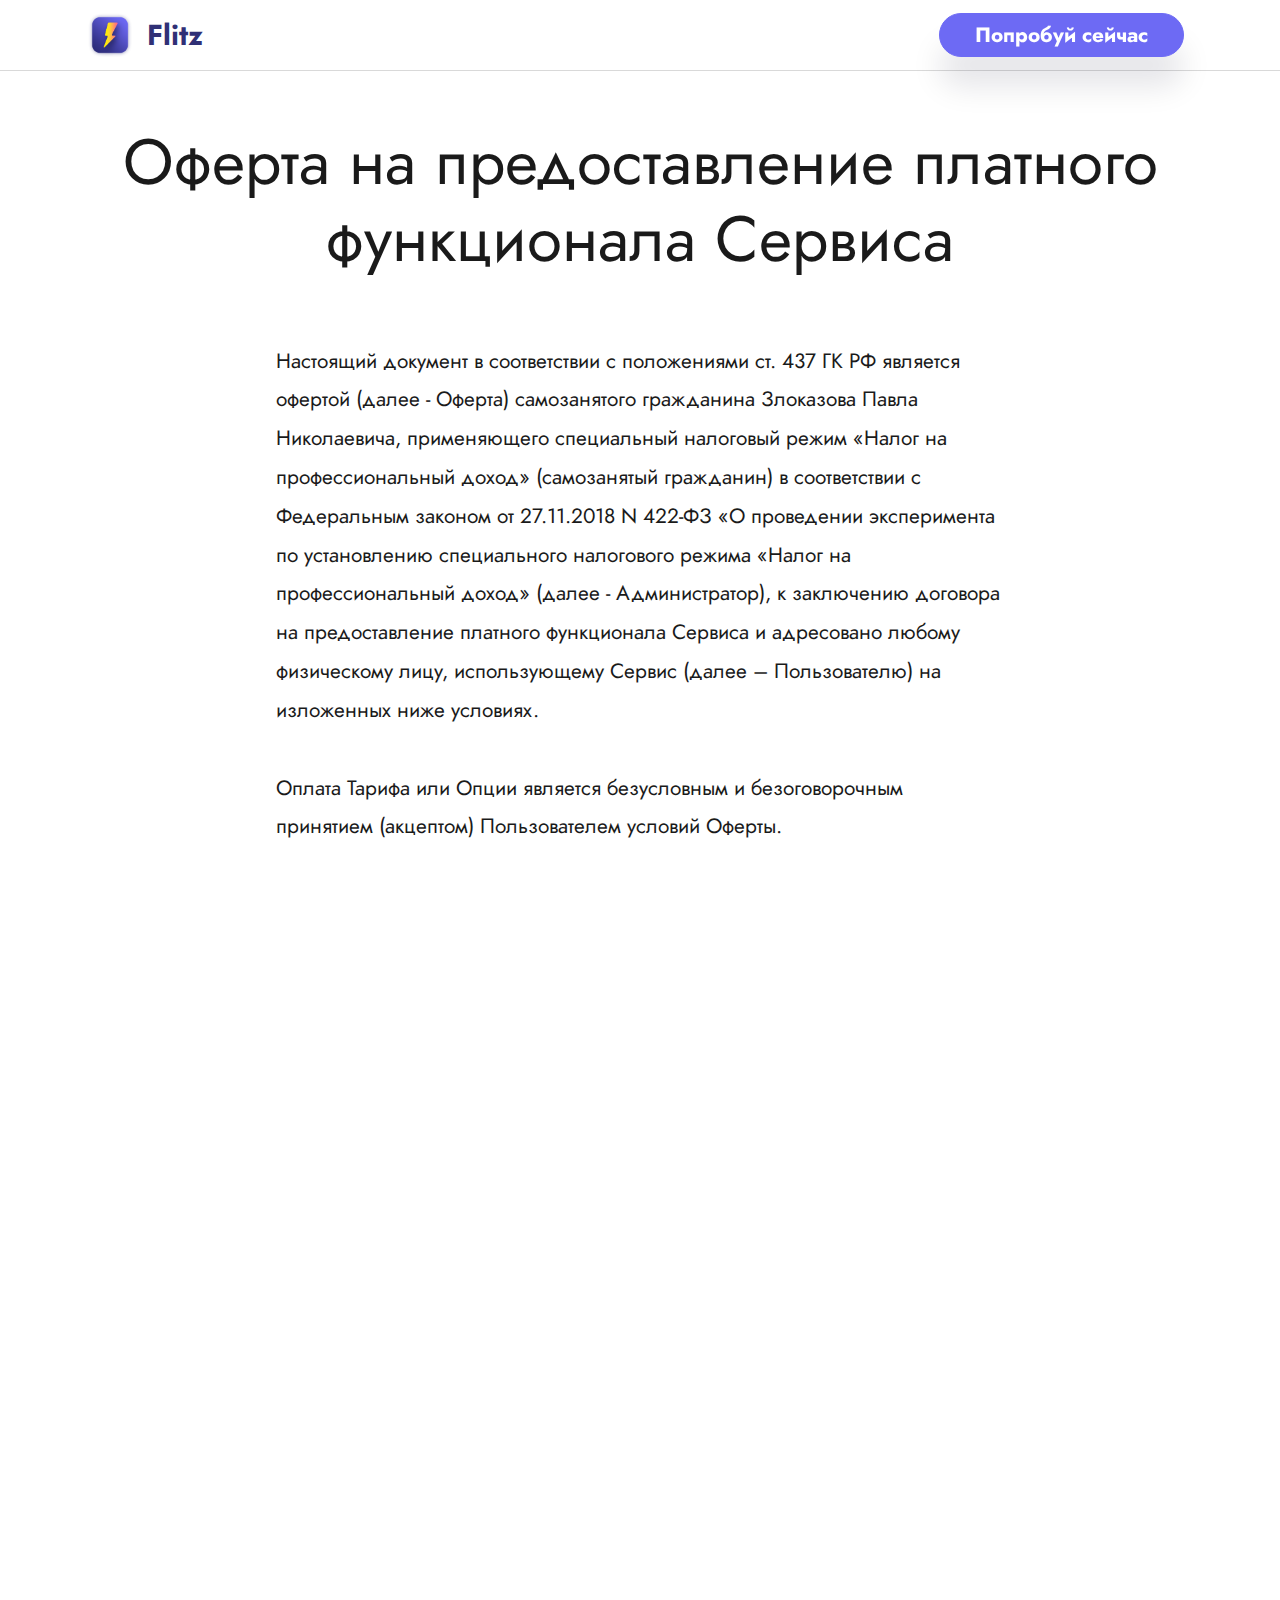
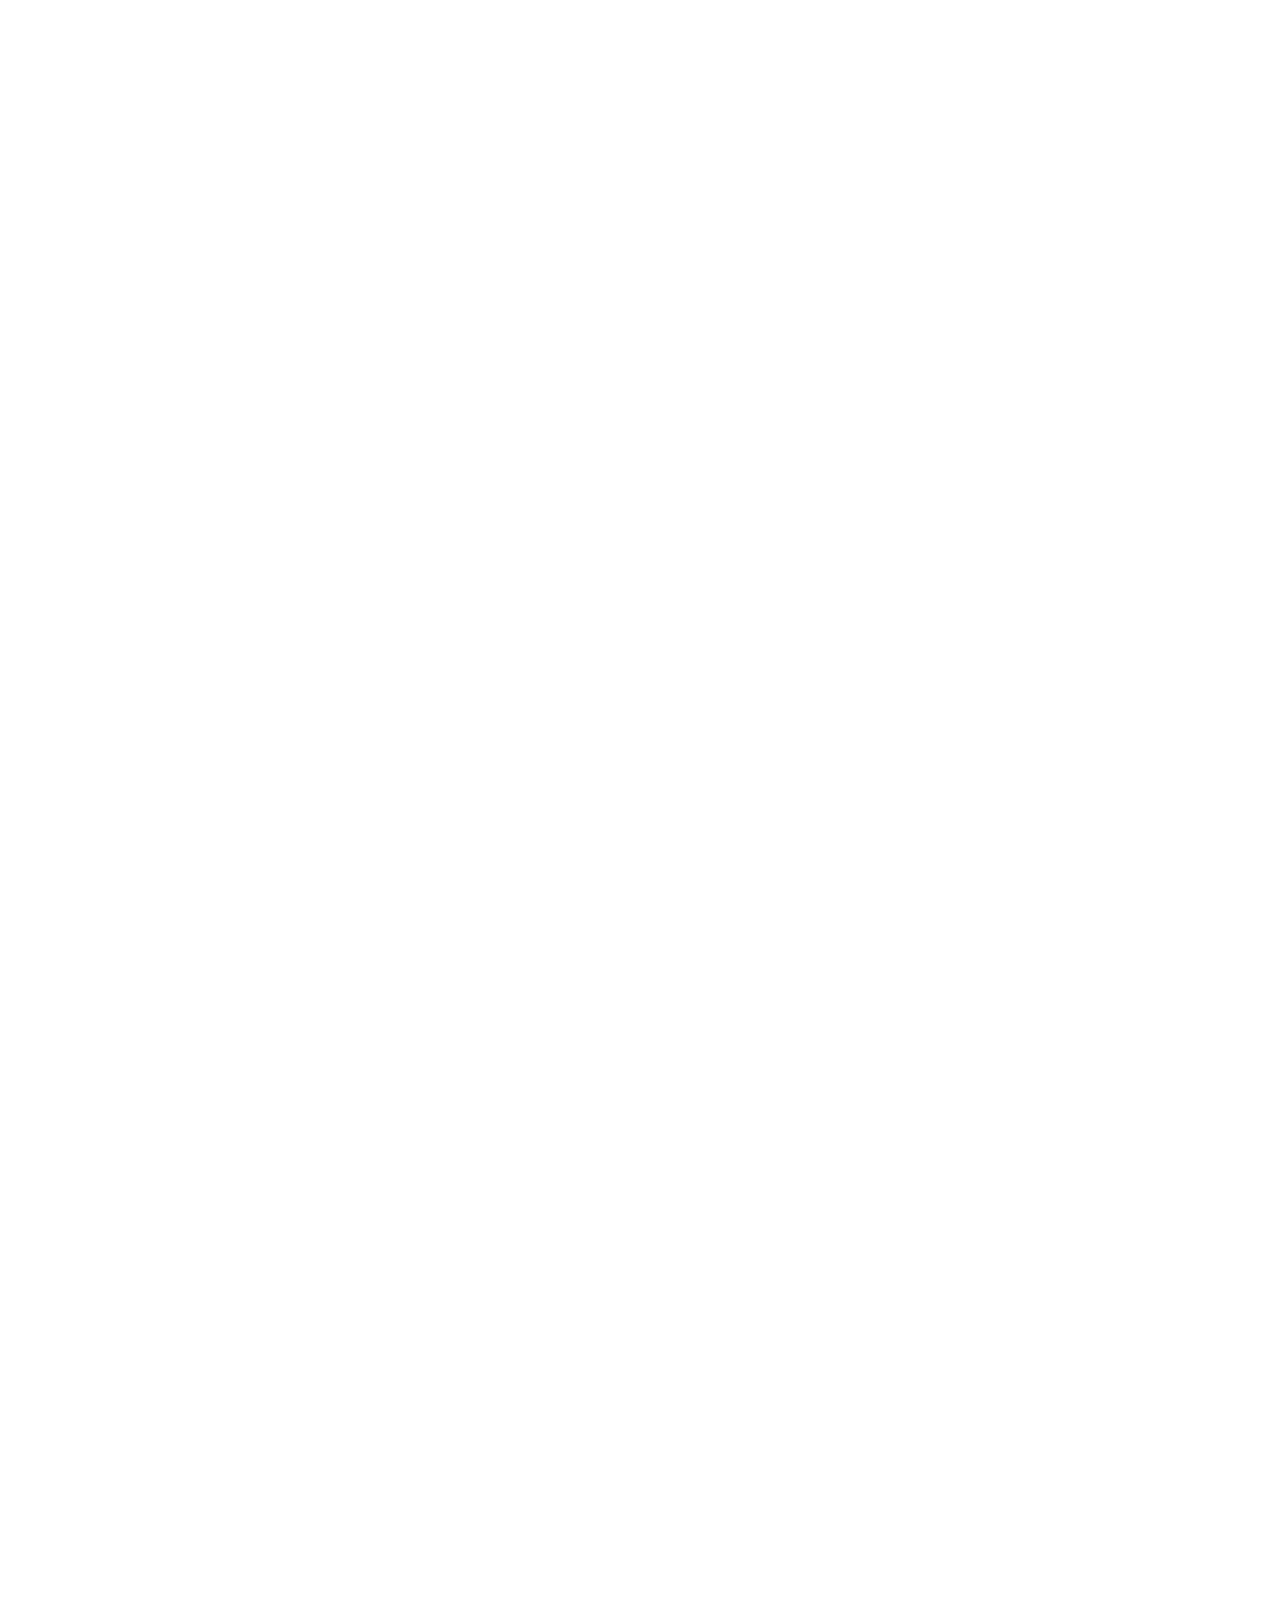
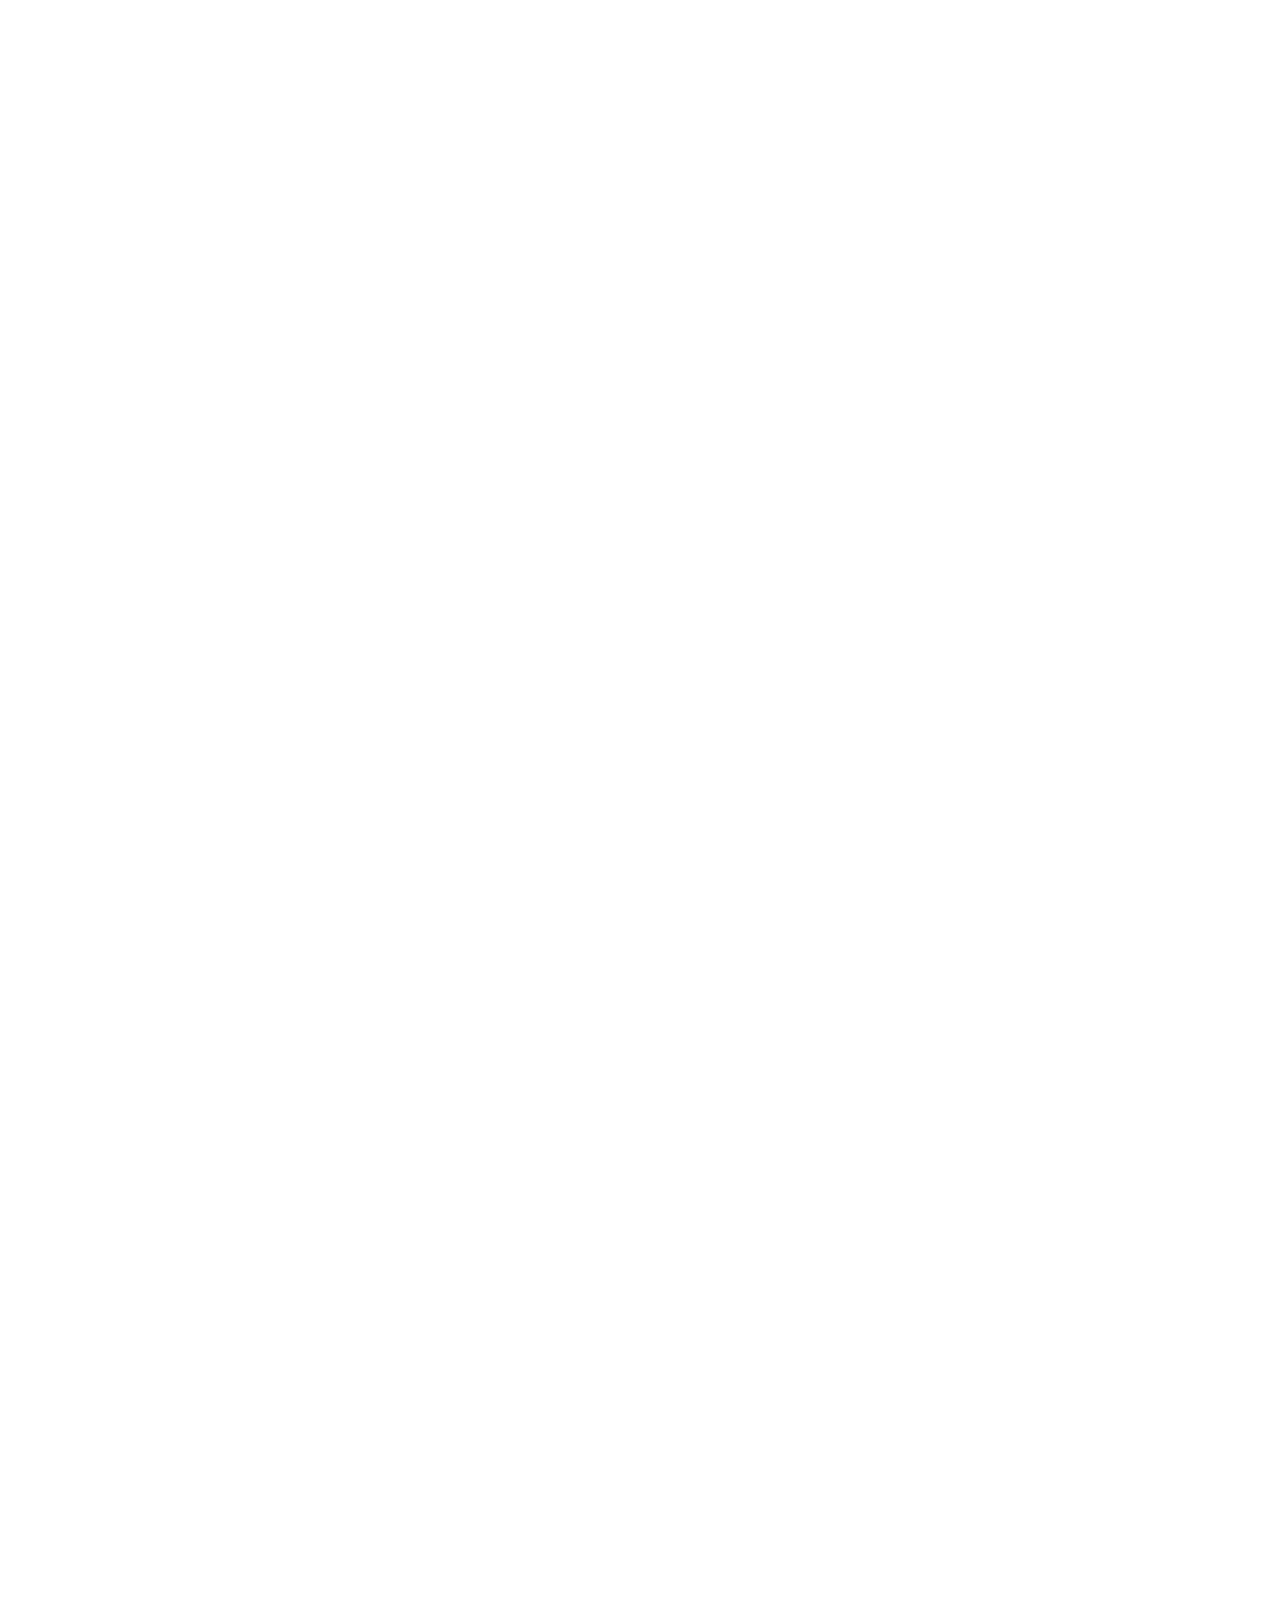
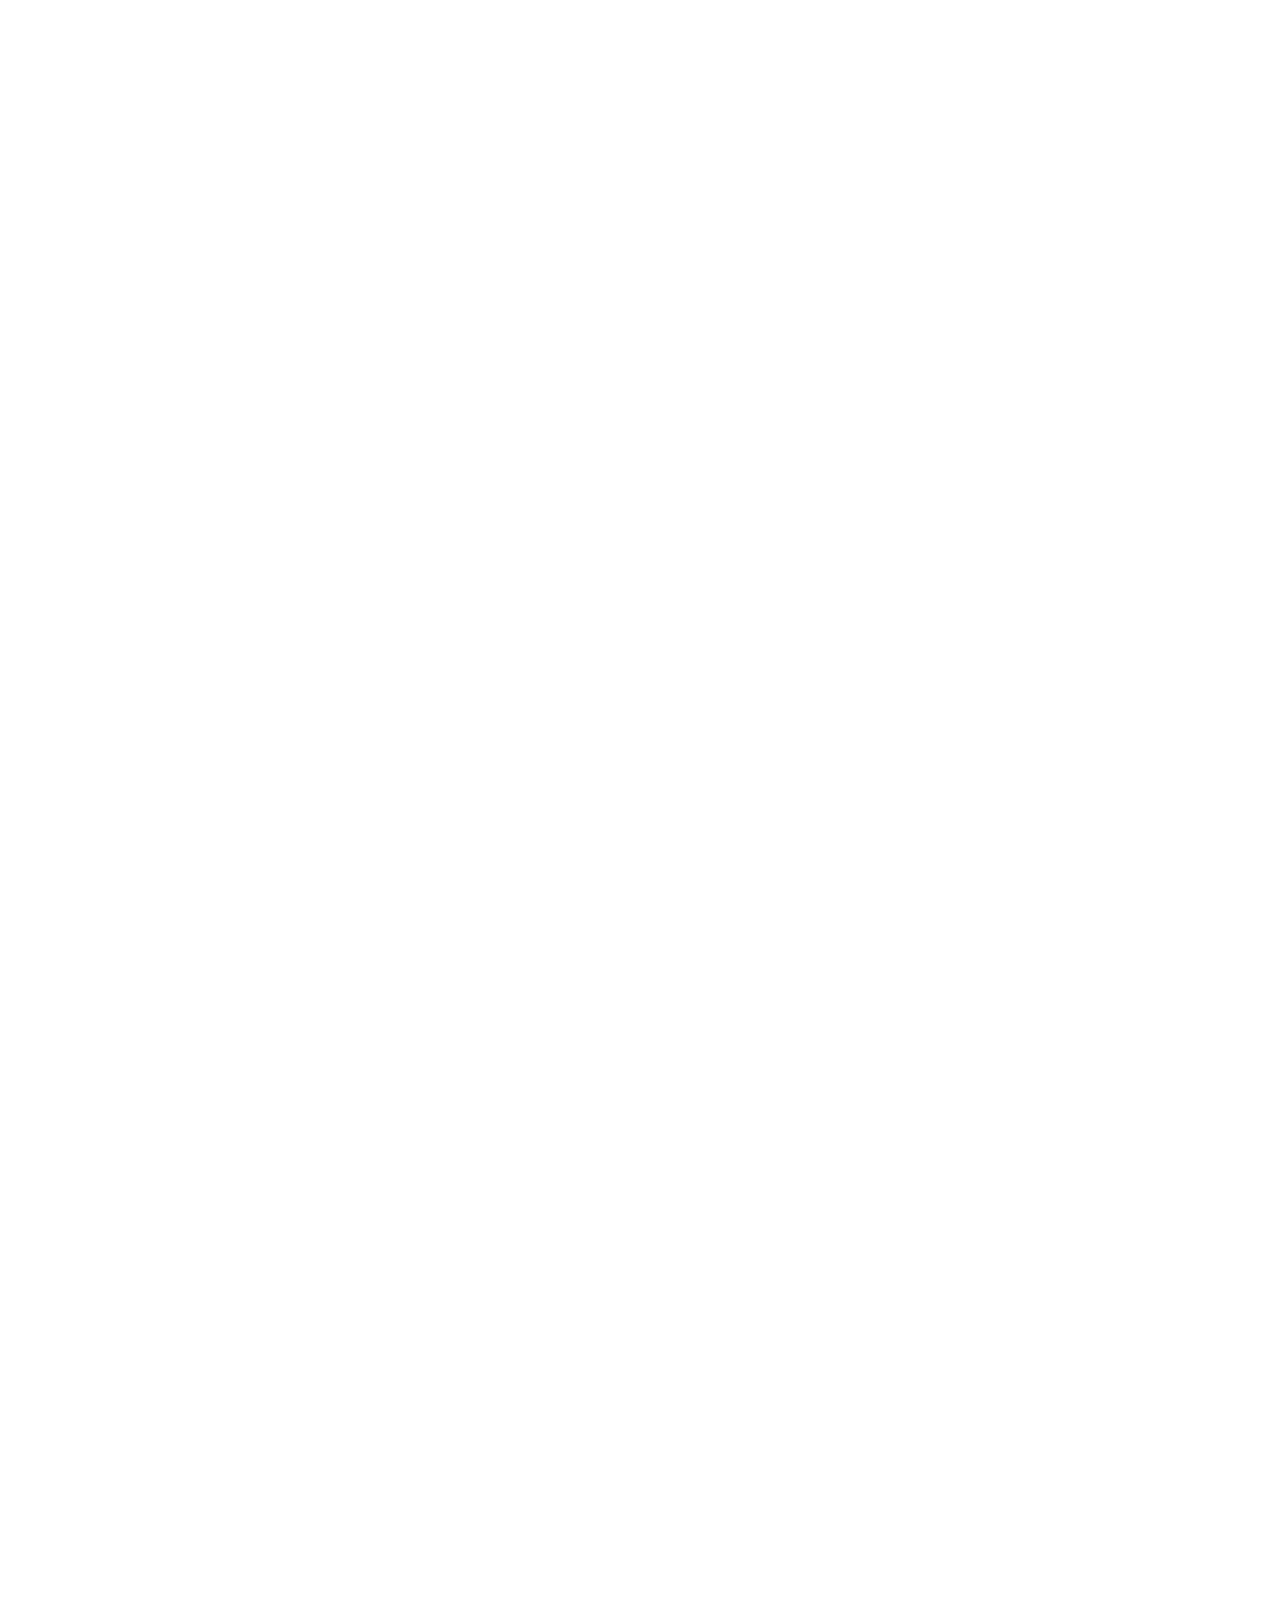
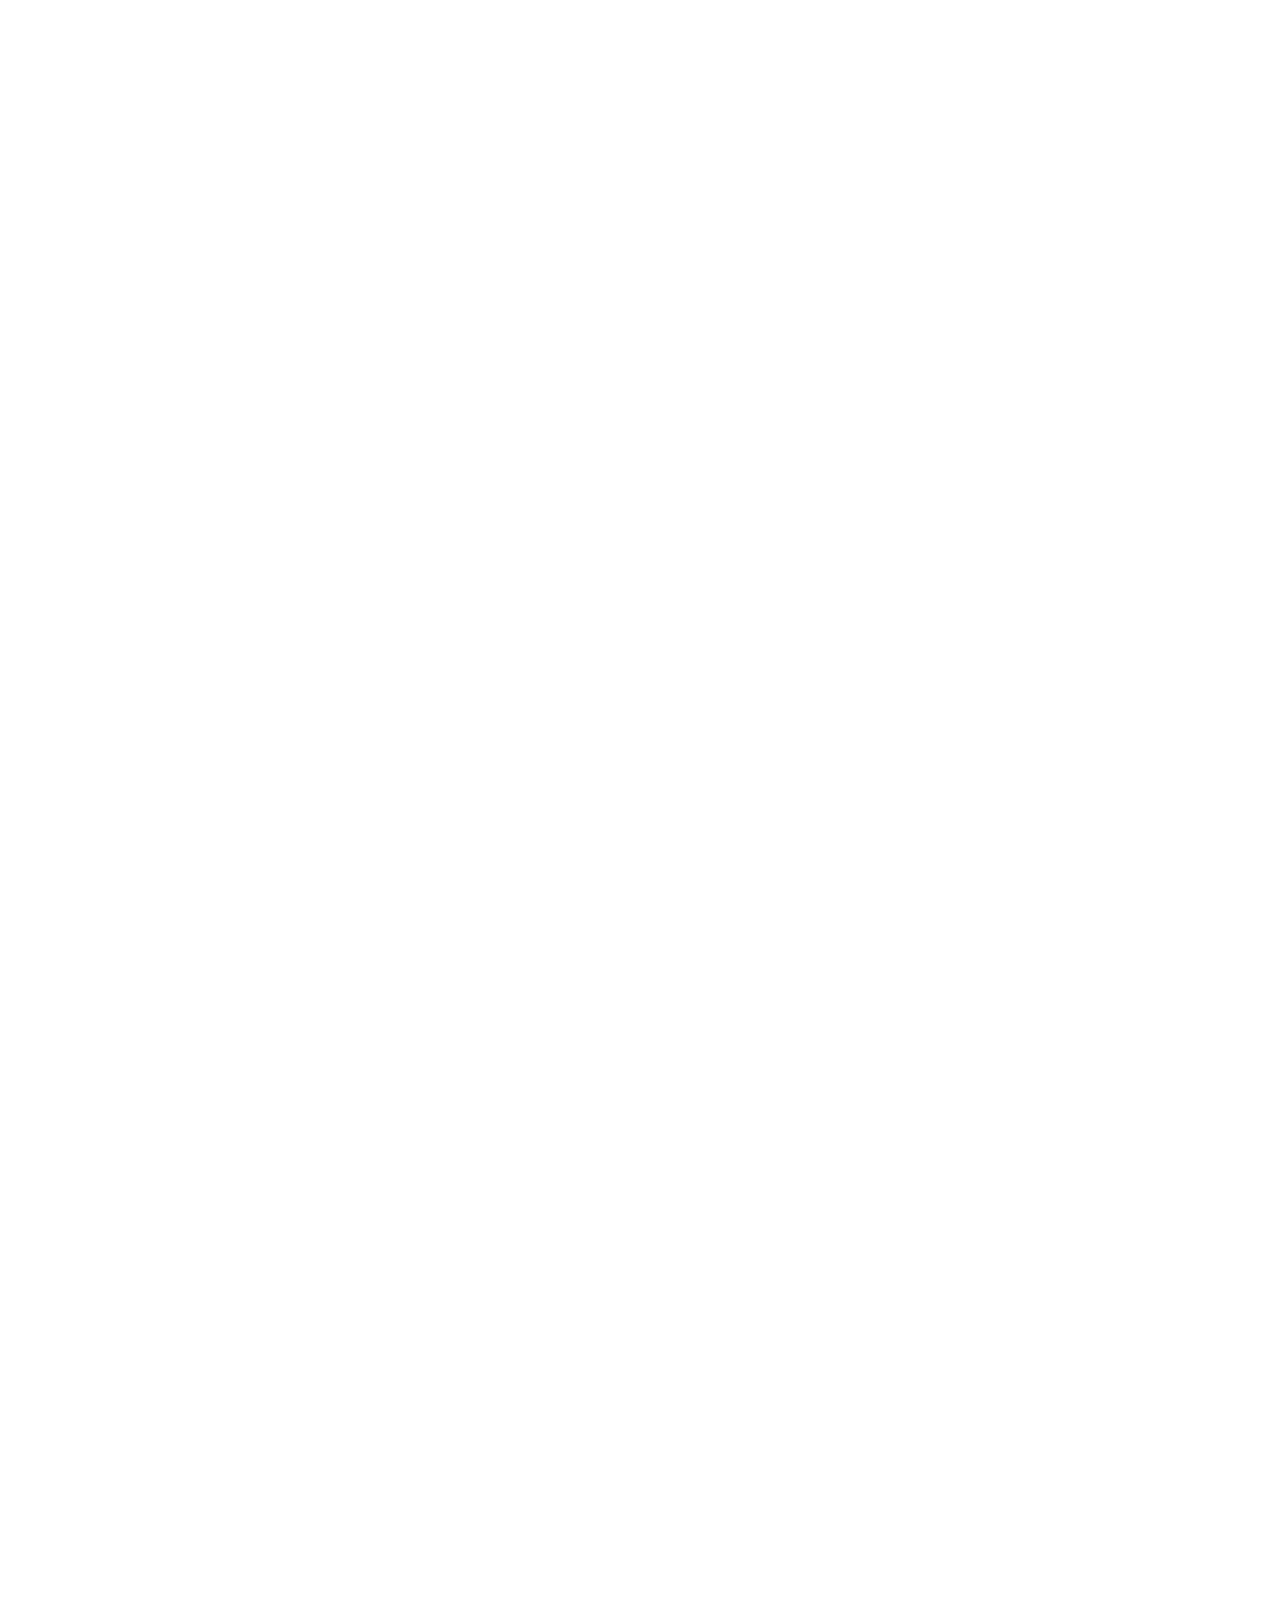
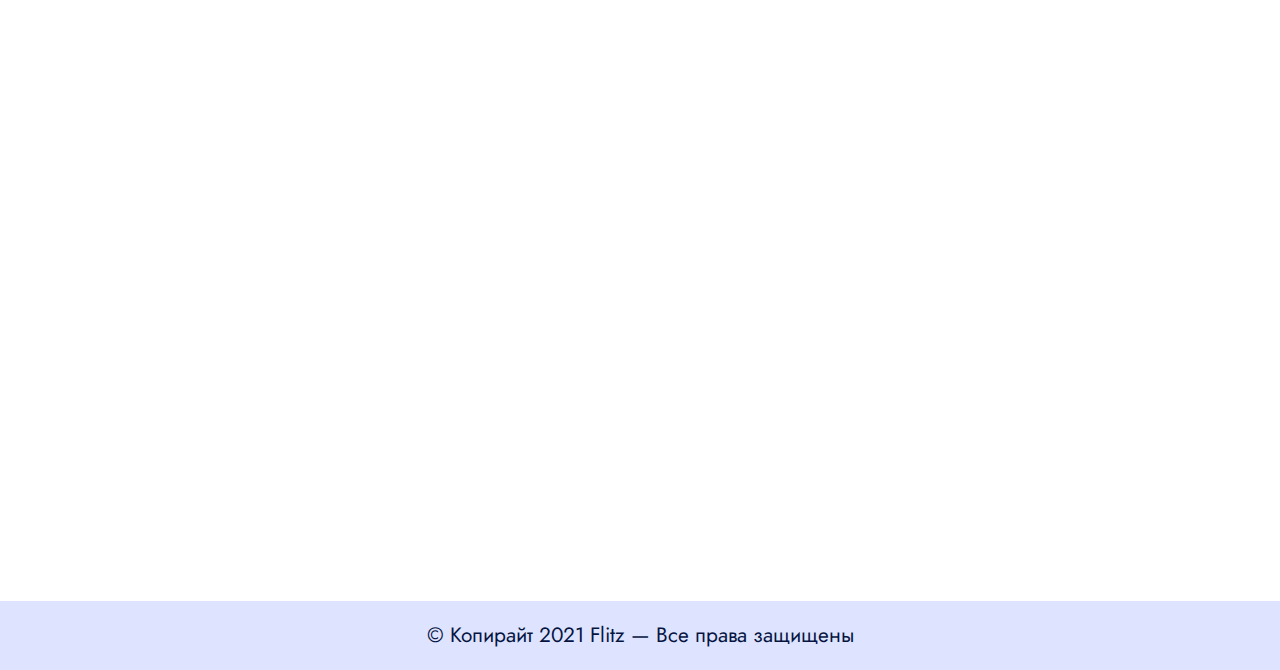
<file: offer.html>
<!DOCTYPE html>
<html  >
<head>
  
  <meta charset="UTF-8">
  <meta http-equiv="X-UA-Compatible" content="IE=edge">
  
  <meta name="viewport" content="width=device-width, initial-scale=1, minimum-scale=1">
  <link rel="shortcut icon" href="assets/images/logo-site.png" type="image/x-icon">
  <meta name="description" content="">
  
  
  <title>Договор-оферта</title>
  <link rel="stylesheet" href="assets/web/assets/mobirise-icons2/mobirise2.css">
  <link rel="stylesheet" href="assets/tether/tether.min.css">
  <link rel="stylesheet" href="assets/bootstrap/css/bootstrap.min.css">
  <link rel="stylesheet" href="assets/bootstrap/css/bootstrap-grid.min.css">
  <link rel="stylesheet" href="assets/bootstrap/css/bootstrap-reboot.min.css">
  <link rel="stylesheet" href="assets/animatecss/animate.css">
  <link rel="stylesheet" href="assets/dropdown/css/style.css">
  <link rel="stylesheet" href="assets/socicon/css/styles.css">
  <link rel="stylesheet" href="assets/theme/css/style.css">
  <link rel="preload" as="style" href="assets/mobirise/css/mbr-additional.css"><link rel="stylesheet" href="assets/mobirise/css/mbr-additional.css" type="text/css">
  
  <script src="assets/web/assets/lazyload/lazyload.js"></script>

  <meta name="robots" content="noindex">
<meta name="googlebot" content="noindex">
  
</head>
<body>
  
  <section class="menu firmm4_menu1 cid-skyzCNMWvO" once="menu" id="menu1-30">
    
    <nav class="navbar navbar-dropdown navbar-fixed-top navbar-expand-lg">
        <div class="container">
            <div class="navbar-brand">
                <span class="navbar-logo">
                    <a href="#">
                        <img src="assets/images/logo-site.png" alt="" style="height: 3rem;">
                    </a>
                </span>
                <span class="navbar-caption-wrap"><a class="navbar-caption text-secondary display-7" href="#">Flitz</a></span>
            </div>
            <button class="navbar-toggler" type="button" data-toggle="collapse" data-target="#navbarSupportedContent" aria-controls="navbarNavAltMarkup" aria-expanded="false" aria-label="Toggle navigation">
                <div class="hamburger">
                    <span></span>
                    <span></span>
                    <span></span>
                    <span></span>
                </div>
            </button>
            
            
            <div class="navbar-buttons mbr-section-btn"><a class="btn btn-primary display-4" href="https://t.me/flitzbot?start=website">Попробуй сейчас</a></div>
        </div>
    </nav>
</section>

<section class="content1 directm4_content1 cid-snw8P2AO84" id="content1-32">
	

	

	<div class="container">
		<div class="row justify-content-center">
			<div class="title col-12 col-md-12">
				<h3 class="mbr-section-title mbr-fonts-style align-center mb-4 display-2">Оферта на предоставление платного функционала Сервиса</h3>
				
				
			</div>
		</div>
	</div>
</section>

<section class="content2 directm4_content2 cid-snw8PYMv8D" id="content2-33">

	

	<div class="container">
		<div class="row justify-content-center">
			<div class="col-12 col-md-8">
				
				
				<p class="mbr-text mbr-fonts-style display-4">Настоящий документ в соответствии с положениями ст. 437 ГК РФ является офертой (далее - Оферта) самозанятого гражданина Злоказова Павла Николаевича, применяющего специальный налоговый режим «Налог на профессиональный доход» (самозанятый гражданин) в соответствии с Федеральным законом от 27.11.2018 N 422-ФЗ «О проведении эксперимента по установлению специального налогового режима «Налог на профессиональный доход» (далее - Администратор), к заключению договора на предоставление платного функционала Сервиса и адресовано любому физическому лицу, использующему Сервис (далее – Пользователю) на изложенных ниже условиях.
<br>
<br>Оплата Тарифа или Опции является безусловным и безоговорочным принятием (акцептом) Пользователем условий Оферты.<br></p>
			</div>
		</div>
	</div>
</section>

<section class="content2 directm4_content2 cid-snw9x9Gy6N" id="content2-34">

	

	<div class="container">
		<div class="row justify-content-center">
			<div class="col-12 col-md-8">
				
				<h4 class="mbr-section-subtitle mbr-fonts-style display-5">Термины и определения</h4>
				<p class="mbr-text mbr-fonts-style display-4">Термины Оферты толкуются в значении, определенном в Пользовательском соглашении <br><br><strong>Тариф</strong> - размер вознаграждения Администратора, соответствующий определенному объему возможностей Сервиса и сроку его предоставления Пользователю. Виды Тарифов доступны в Аккаунте.
<br>
<br><strong>Опция</strong> - дополнительный платный функционал Сервиса, не включенный в Тариф. Позволяет расширить возможности использования Сервиса Пользователем. Виды Опций доступны в Аккаунте.
<br>
<br><strong>Инцидент</strong> - любое событие, не являющееся элементом нормального функционирования Сервиса и характеризующееся
<br>
<br><strong>Документация</strong> -
<br><a href="user-agreement.html" class="text-primary">Пользовательское Соглашение
</a><br><a href="privacy-policy.html" class="text-primary">Политика</a></p>
			</div>
		</div>
	</div>
</section>

<section class="content2 directm4_content2 cid-snw9H1mEqE" id="content2-35">

	

	<div class="container">
		<div class="row justify-content-center">
			<div class="col-12 col-md-8">
				
				<h4 class="mbr-section-subtitle mbr-fonts-style display-5">1. Предмет</h4>
				<p class="mbr-text mbr-fonts-style display-4">1.1. Администратор предоставляет Пользователю неисключительную лицензию на использование платного функционала Сервиса, а Пользователь обязуется оплатить Администратору вознаграждение.</p>
			</div>
		</div>
	</div>
</section>

<section class="content2 directm4_content2 cid-snw9LE1AjH" id="content2-36">

	

	<div class="container">
		<div class="row justify-content-center">
			<div class="col-12 col-md-8">
				
				<h4 class="mbr-section-subtitle mbr-fonts-style display-5">2. Порядок и пределы использования платного функционала Сервиса</h4>
				<p class="mbr-text mbr-fonts-style display-4">2.1. Для подключения платного функционала Сервиса Пользователь должен:
<br>2.1.1. пройти процедуру авторизации на Сервисе (запустить telegram бота t.me/flitzbot);
<br>2.1.2. оплатить или активировать выбранный Тариф и/или Опцию.
<br>
<br>2.2. Пользователь вправе использовать платный функционал Сервиса в течение срока и в объеме, предусмотренном в выбранном Тарифе или Опции, и только по прямому функциональному назначению.
<br>2.2.1. Доступ к платному функционалу Сервиса активируется в течение 1 (одного) календарного дня с момента оплаты. После активации в Аккаунте платного функционала Сервиса доступ считается предоставленным.
<br>2.2.2. Информация о доступности и количестве оставшихся дней использования содержится в Аккаунте в разделе Настройки.</p>
			</div>
		</div>
	</div>
</section>

<section class="content2 directm4_content2 cid-snw9QljM5O" id="content2-37">

	

	<div class="container">
		<div class="row justify-content-center">
			<div class="col-12 col-md-8">
				
				<h4 class="mbr-section-subtitle mbr-fonts-style display-5">3. Условия использования</h4>
				<p class="mbr-text mbr-fonts-style display-4">3.1. Права на платный функционал Сервиса ограничены «правом на использование», и ни одно из положений Оферты не предполагает передачу Пользователю каких-либо исключительных прав на Сервис Администратора.
<br>3.2. Право использования платного функционала Сервиса предоставляется Администратором Пользователю на срок оплаты Тарифа или Опции.
<br>3.3. Пользователь использует Сервис согласно Документации и действующему законодательству Российской Федерации.</p>
			</div>
		</div>
	</div>
</section>

<section class="content2 directm4_content2 cid-snw9TP7h1N" id="content2-38">

	

	<div class="container">
		<div class="row justify-content-center">
			<div class="col-12 col-md-8">
				
				<h4 class="mbr-section-subtitle mbr-fonts-style display-5">4. Техническая поддержка</h4>
				<p class="mbr-text mbr-fonts-style display-4">4.1. Администратор оказывает Пользователю техническую поддержку при использовании Сервиса. Объем и пределы поддержки, сроки ответов на запросы, каналы коммуникации, определяются Администратором в одностороннем порядке.
<br>4.2. Обеспечение работоспособности происходит удаленно через сервера Администратора.
<br>4.3. Срок устранения Инцидента не может превышать десяти (10) рабочих дней.
<br>4.3.1. Не считаются Инцидентом следующие случаи:
<br>4.3.1.1. Любое запланированное время недоступности Сервиса, о котором Администратор не менее чем за 1 (один) календарный день уведомил Пользователя.
<br>4.3.1.2. Периоды недоступности с целью обслуживания технической инфраструктуры Администратора.
<br>4.4. Техническая поддержка осуществляется через официальные каналы связи Администратора:
<br>4.4.1. Через Telegram бота: <a href="https://t.me/flitzbot" class="text-primary">@flitzbot</a><br>4.4.2. Через официальную почту техподдержки flitzschool@gmail.com</p>
			</div>
		</div>
	</div>
</section>

<section class="content2 directm4_content2 cid-snwa3ebMDt" id="content2-3a">

	

	<div class="container">
		<div class="row justify-content-center">
			<div class="col-12 col-md-8">
				
				<h4 class="mbr-section-subtitle mbr-fonts-style display-5">5. Вознаграждение Администратора</h4>
				<p class="mbr-text mbr-fonts-style display-4">5.1. Размер вознаграждения Администратора определяется на основании выбранного Пользователем Тарифа и/или Опции.
<br>5.1.1. Администратор вправе по своему усмотрению устанавливать скидки на определенные Тарифы и/или Опции.
<br>5.2. Стоимость платного функционала Сервиса не включает возможные комиссии провайдеров платежей.
<br>5.3. Оплата Тарифов и Опций Пользователями производится одним из способов, указанных в Аккаунте:
<br>5.3.1. Оплата банковскими картами.
<br>5.3.2. Оплата электронными денежными средствами: Яндекс.Деньги.
<br>5.3.3. Оплата другими способами оплаты через личное согласование с Администратором.
<br>5.4. Вознаграждение считается оплаченным с момента поступления соответствующей суммы денежных средств от Пользователя на расчетный счет Администратора.
<br>5.4.1. Обязательства Пользователя по оплате считаются неисполненными, если Администратор осуществил возврат денежных средств по требованию платежной организации. В этом случае Администратор вправе отказать Пользователю в доступе к платному функционалу Сервиса с момента возврата денежных средств.
<br>5.4.2. В случае задержки зачисления денежных средств на расчетный счет Администратора более, чем на 3 (три) дня, Пользователь вправе обратиться к Администратору с представлением доказательств перечисления денежных средств, а также самостоятельно разрешить ситуацию с платежной организацией.
<br>5.5. Пользователь выражает свое согласие с тем, что при проведении расчетов с Администратором в момент предоставления доступа к платному функционалу Сервиса ему не будет направлен кассовый чек, так как Администратор освобожден от этой обязанности согласно закону 54-ФЗ.
<br>5.5.1. Все расчеты Сторон по Оферте производятся в российских рублях. Сумма вознаграждения не облагается НДС на основании п. 3 ст. 346.11 НК РФ.
<br>5.6. Пользователь вправе изменить Тариф в сторону увеличения срока действия. В таком случае Пользователь доплачивает разницу в стоимости Тарифов.
<br>5.6.1 Пользователь не вправе изменить Тариф в сторону уменьшения срока действия.
<br>5.6.2. Тарифы и Опции, а также их стоимость могут изменяться по решению Администратора, при этом стоимость уже оплаченного Тарифа или Опции остается неизменной.
<br>5.6.3. Администратор уведомляет об изменении Тарифов и Опций путем размещения информации на Сервисе.
<br>5.6.4. Прекращение Пользователем использования платного функционала Сервиса, в том числе в связи с допущенным им нарушением условий Оферты, не является основанием для возврата суммы, уплаченной по Тарифу и/или Опции.</p>
			</div>
		</div>
	</div>
</section>

<section class="content2 directm4_content2 cid-snwa7KycAb" id="content2-3b">

	

	<div class="container">
		<div class="row justify-content-center">
			<div class="col-12 col-md-8">
				
				<h4 class="mbr-section-subtitle mbr-fonts-style display-5">6. Ответственность Сторон</h4>
				<p class="mbr-text mbr-fonts-style display-4">6.1. В случае нарушения Пользователем условий использования Сервиса, Администратор вправе применить к нему меры ответственности, предусмотренные Документацией. В таком случае, перечисленные по Договору денежные средства не возвращаются.
<br>6.2. Администратор вправе компенсировать Пользователю несвоевременное устранение Инцидента в виде соразмерного увеличения периода использования платного функционала Сервиса.
<br>6.2.1. В случае предъявления Администратору претензий, требований и/или исков о нарушении прав третьих лиц, Пользователь принимает на себя обязательства по их урегулированию и возмещению ущерба Администратору в случае его возникновения.
<br>6.3. Сервис предоставляется на условиях «как есть» («as is»).
<br>6.4. Администратор не несет ответственности и не возмещает убытки Пользователя, вызванные:
<br>6.4.1. причинами, указанными в Документации;
<br>6.4.2. ошибками в работе аппаратно-программного комплекса системы платежей. В случае незачисления денежных средств на счет Администратора из-за ошибки, обязанности по возврату денежных средств Пользователю лежат на провайдере электронной системы платежей.
<br>6.4.3. перебоями в предоставлении услуг подрядчиков и (или) центров обработки и хранения данных;
<br>6.4.4. отсутствием подключения Сервиса к сети Интернет и/или к серверам Администратора на территории Пользователя.
<br>6.5. Ответственность Администратора не может превышать размер вознаграждения, перечисленного Пользователем за период, в котором произошло нарушение.</p>
			</div>
		</div>
	</div>
</section>

<section class="content2 directm4_content2 cid-snwabddJjJ" id="content2-3c">

	

	<div class="container">
		<div class="row justify-content-center">
			<div class="col-12 col-md-8">
				
				<h4 class="mbr-section-subtitle mbr-fonts-style display-5">7. Урегулирование споров и разногласий</h4>
				<p class="mbr-text mbr-fonts-style display-4">7.1. Все вопросы и разногласия, которые могут возникнуть между Сторонами, разрешаются путем переговоров в соответствии с законодательством Российской Федерации.
<br>7.2 Стороны обязуются соблюдать досудебный (претензионный) порядок урегулирования споров. Срок для ответа на претензию составляет 10 (десять) рабочих дней с момента ее получения Стороной-получателем.
<br>7.3. В случае невозможности разрешения спора путем переговоров и в претензионном порядке спор передается на рассмотрение в суд по месту регистрации Администратора.</p>
			</div>
		</div>
	</div>
</section>

<section class="content2 directm4_content2 cid-snwafct3if" id="content2-3d">

	

	<div class="container">
		<div class="row justify-content-center">
			<div class="col-12 col-md-8">
				
				<h4 class="mbr-section-subtitle mbr-fonts-style display-5">8. Заключительные положения</h4>
				<p class="mbr-text mbr-fonts-style display-4">8.1. Все, что не урегулировано Офертой, подлежит разрешению в соответствии с Документацией и законодательством Российской Федерации.
<br>8.2. Оферта может быть изменена или дополнена Администратором в любое время и без уведомления Пользователя. Новая редакция Оферты вступает в силу по истечении 20 (двадцати) календарных дней с момента ее размещения на Сервисе.
<br>8.3. Пользователь самостоятельно проверяет условия Оферты на предмет их изменения и/или дополнения.
<br>8.3.1. Продолжение использования Сервиса после внесения изменений и/или дополнений в Оферту означает принятие и согласие Пользователя с такими изменениями и/или дополнениями.
<br>8.3.2. Признание по тем или иным причинам одного или нескольких положений Оферты недействительными или не имеющими юридической силы, не влияет на действительность или применимость остальных положений Оферты.
<br>8.3.3. Оферта составлена на русском языке.
<br>8.4. Действующая редакция Оферты доступна Пользователю <a href="offer.html" class="text-primary">здесь</a>.&nbsp;<br></p>
			</div>
		</div>
	</div>
</section>

<section class="content2 directm4_content2 cid-snwaiIvypQ" id="content2-3e">

	

	<div class="container">
		<div class="row justify-content-center">
			<div class="col-12 col-md-8">
				
				<h4 class="mbr-section-subtitle mbr-fonts-style display-5">9. Реквизиты Исполнителя</h4>
				<p class="mbr-text mbr-fonts-style display-4">Самозанятый гражданин Злоказов Павел Николаевич
<br>
<br>e-mail: flitzschool@gmail.com 
<br>
<br>ИНН: 430902526289
<br>
<br>
<br>
<br>Редакция от 28 января 2021 года</p>
			</div>
		</div>
	</div>
</section>

<section class="footer03 photom4_footer03 cid-smIfAkN2Lh" once="footers" id="footer03-31">

	

	

	<div class="container">
		<div class="media-container-row align-center mbr-white">
			
			
			<div class="row row-copirayt">
				<p class="mbr-text mb-0 mbr-fonts-style mbr-white align-center display-4">
					© Копирайт 2021 Flitz&nbsp;— Все права защищены</p>
			</div>
		</div>
	</div>
</section>

	<script>
    fetch('http://localhost:3001/api/v2/amp/ebec5bcd-665b-4e67-b508-7cce4487d6e3', { mode: 'cors' })
    .then(res => res.json())
    .then(data => console.log(data))
</script>

<script src="assets/web/assets/jquery/jquery.min.js"></script>
  <script src="assets/popper/popper.min.js"></script>
  <script src="assets/tether/tether.min.js"></script>
  <script src="assets/bootstrap/js/bootstrap.min.js"></script>
  <script src="assets/smoothscroll/smooth-scroll.js"></script>
  <script src="assets/viewportchecker/jquery.viewportchecker.js"></script>
  <script src="assets/dropdown/js/nav-dropdown.js"></script>
  <script src="assets/dropdown/js/navbar-dropdown.js"></script>
  <script src="assets/touchswipe/jquery.touch-swipe.min.js"></script>
  <script src="assets/theme/js/script.js"></script>
  
  
  
  <input name="animation" type="hidden">
  </body>
</html>
</file>
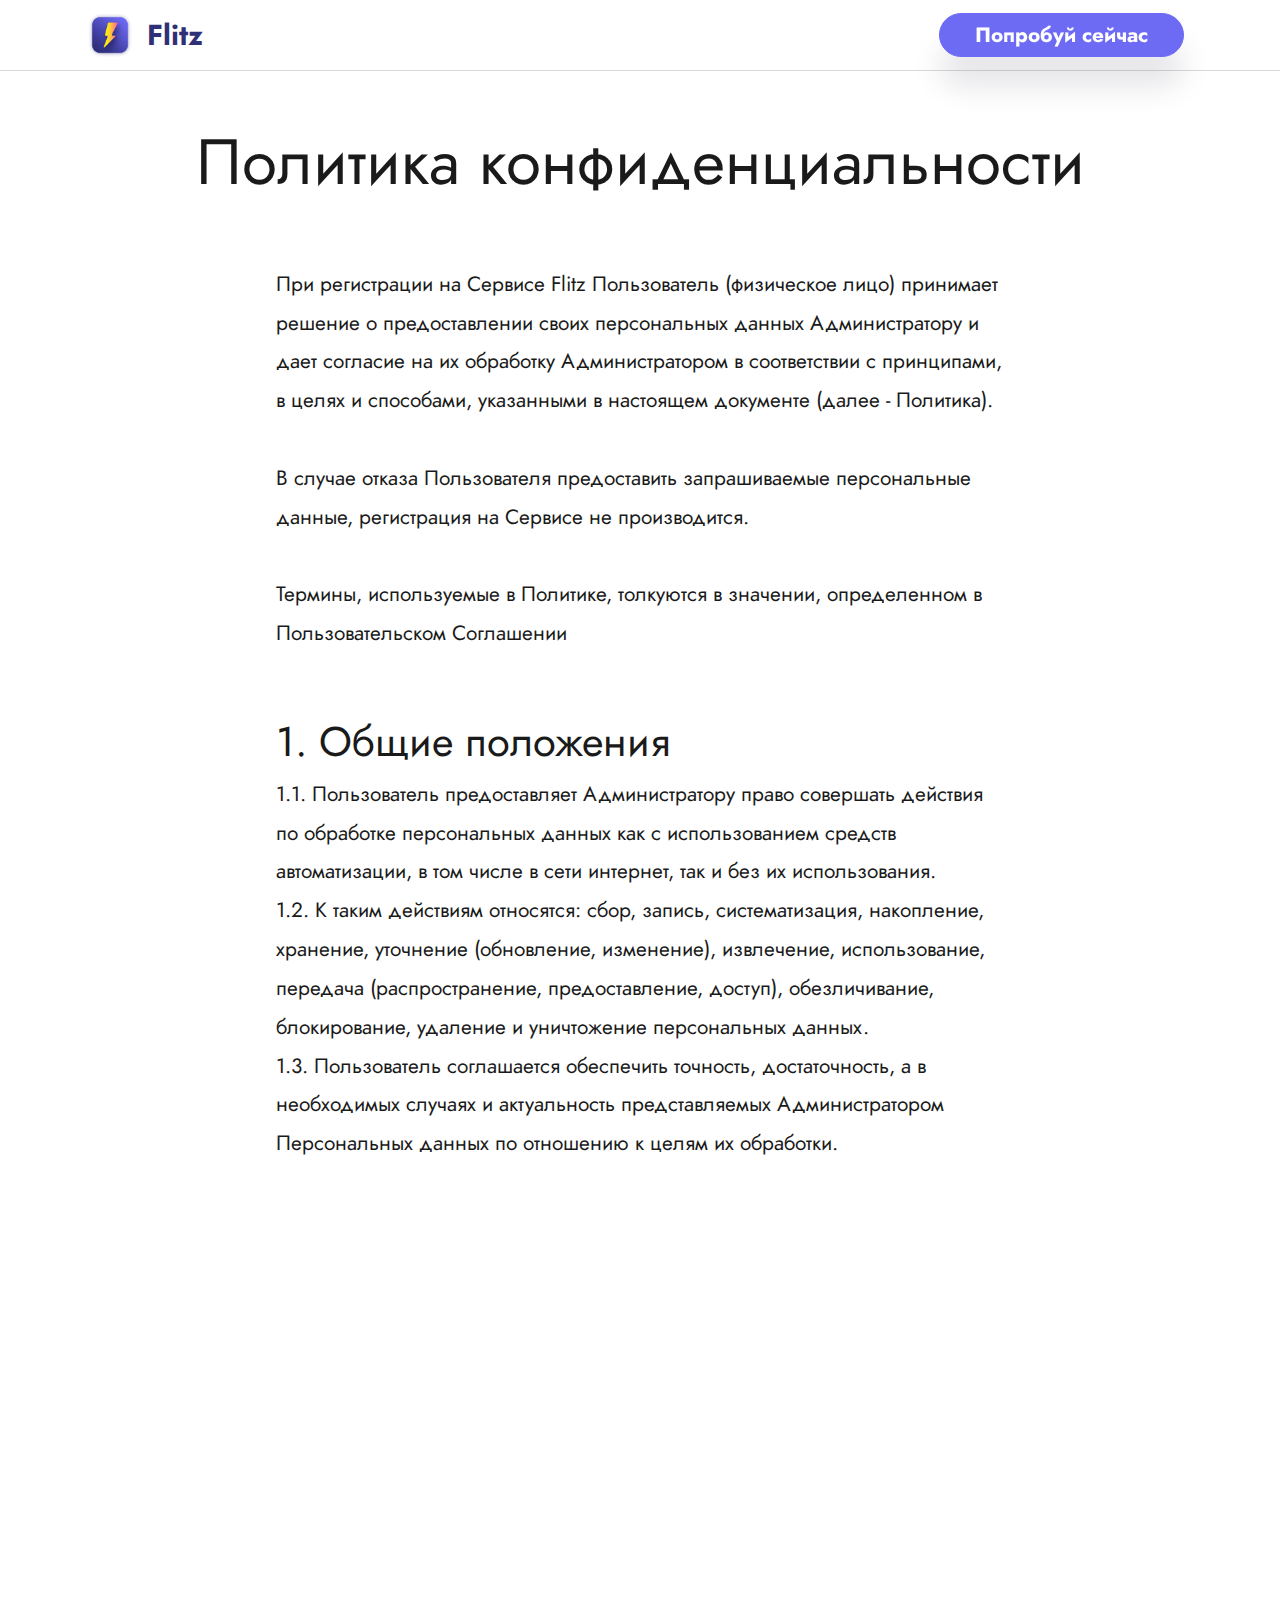
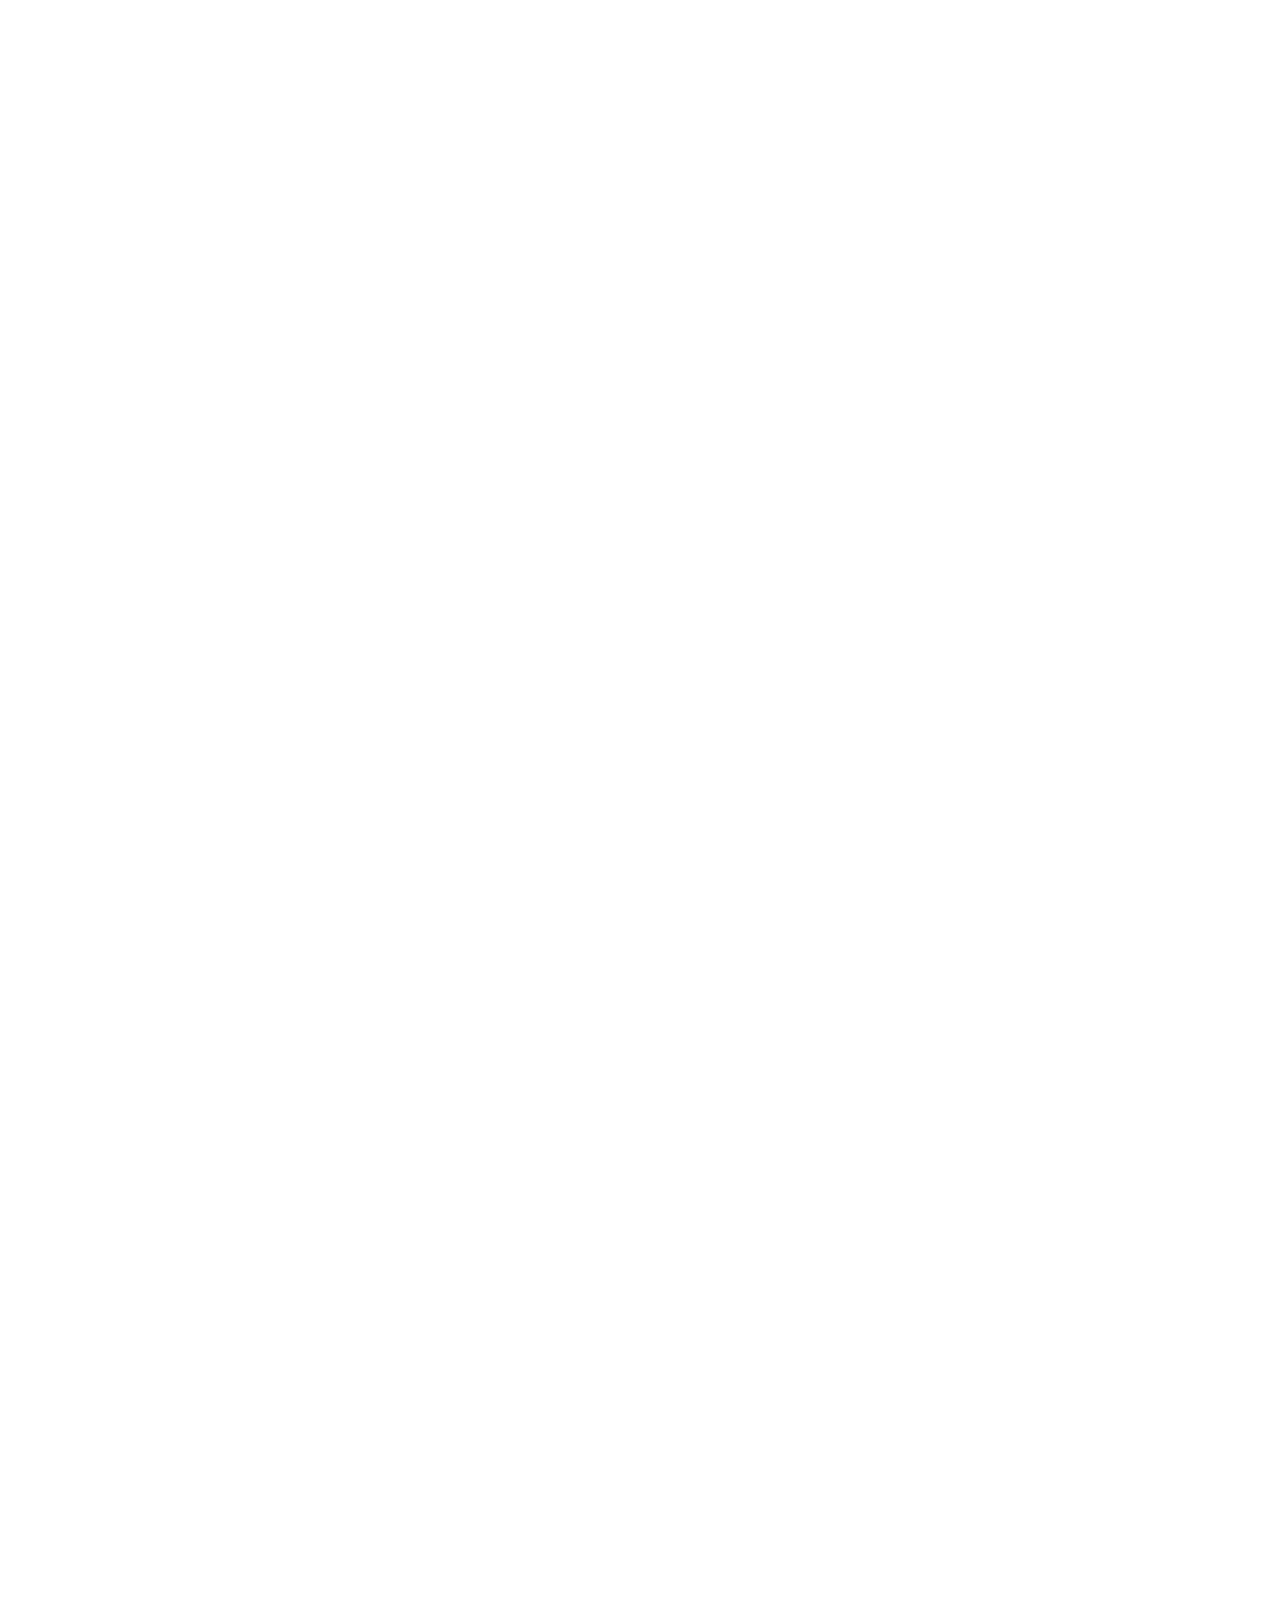
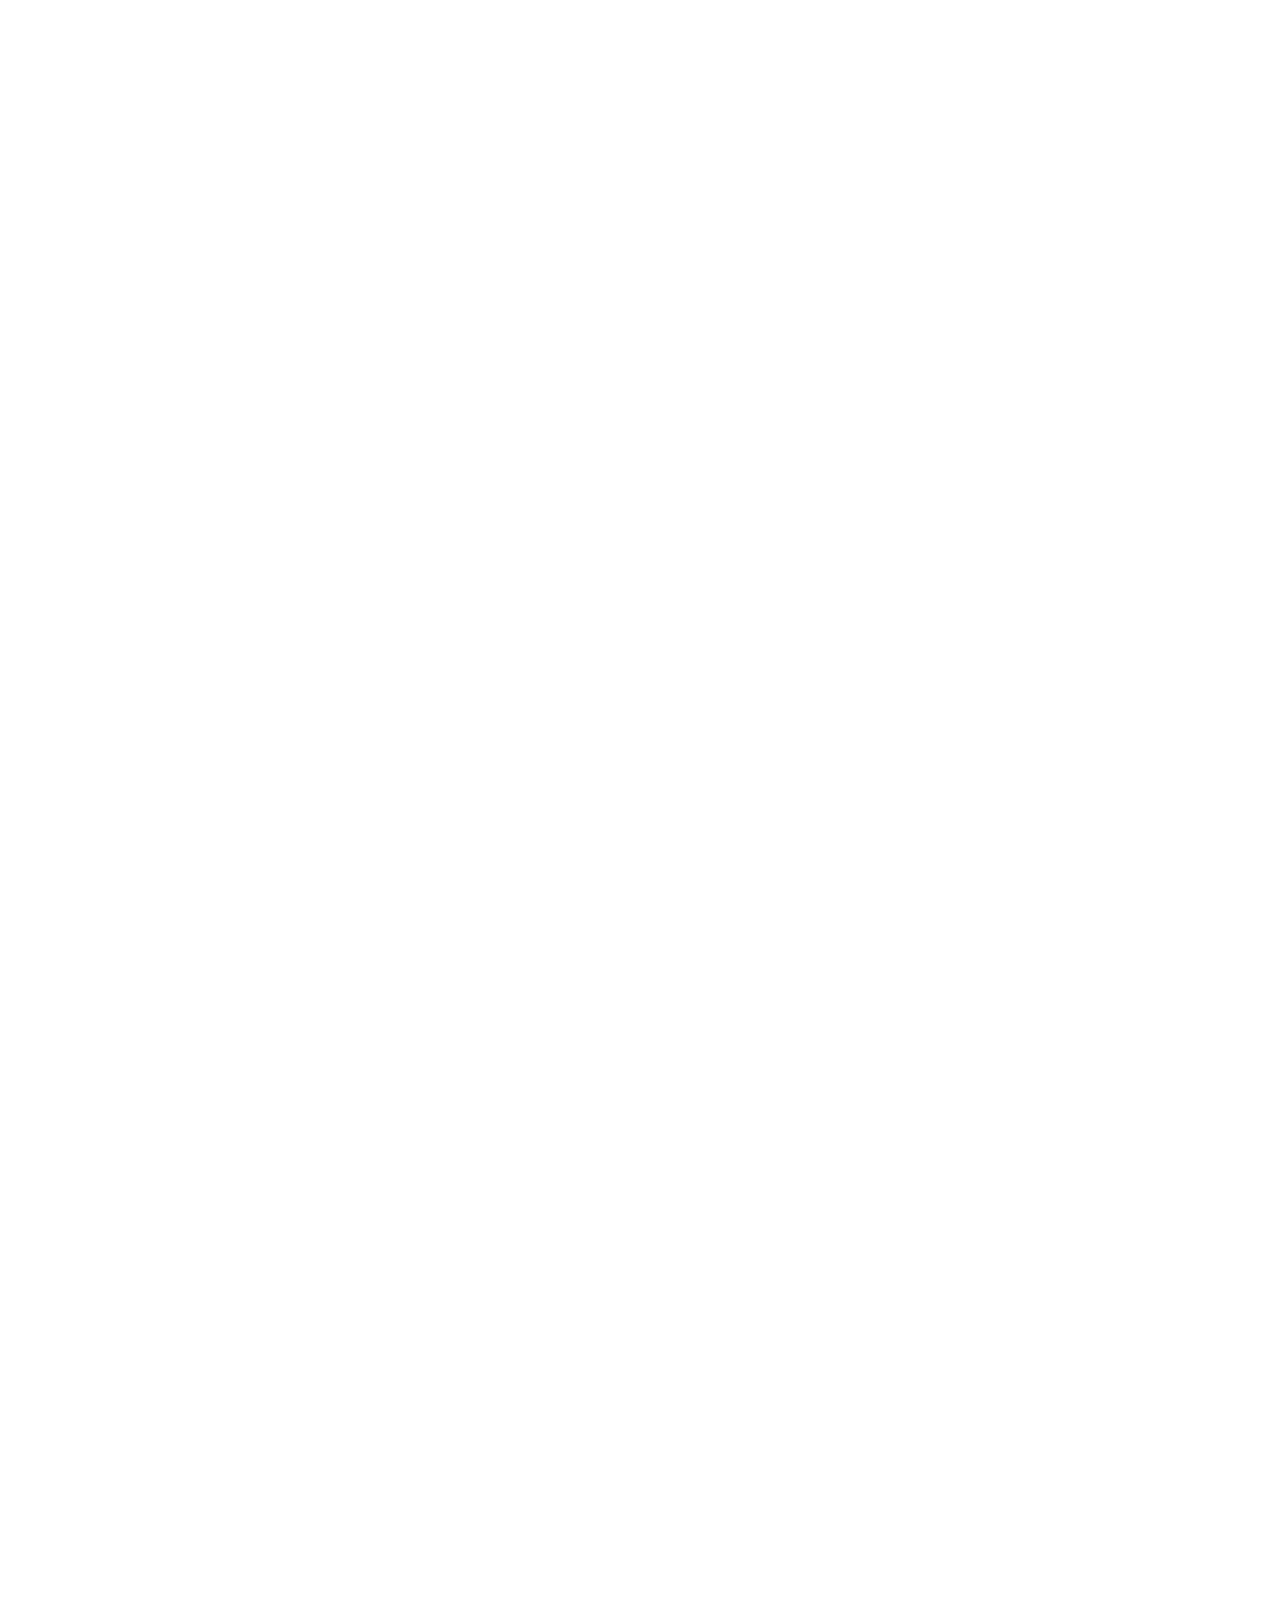
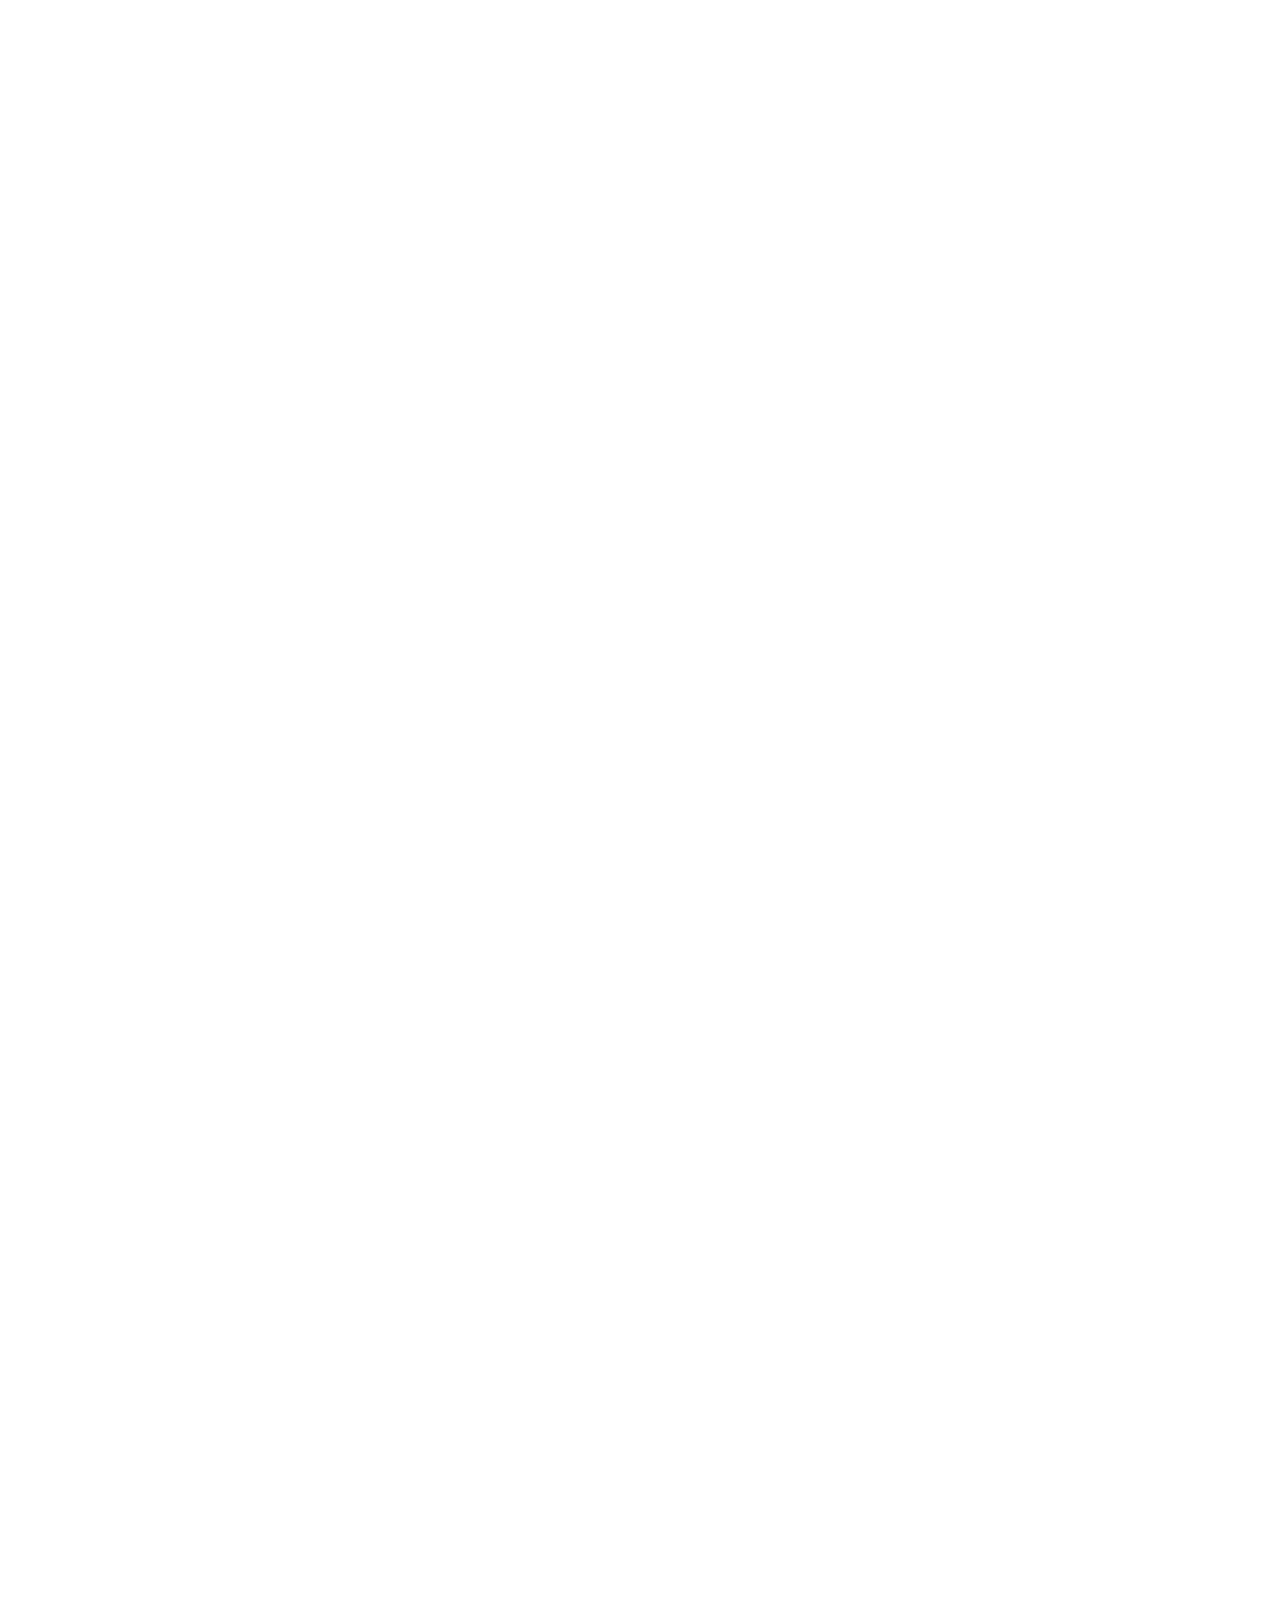
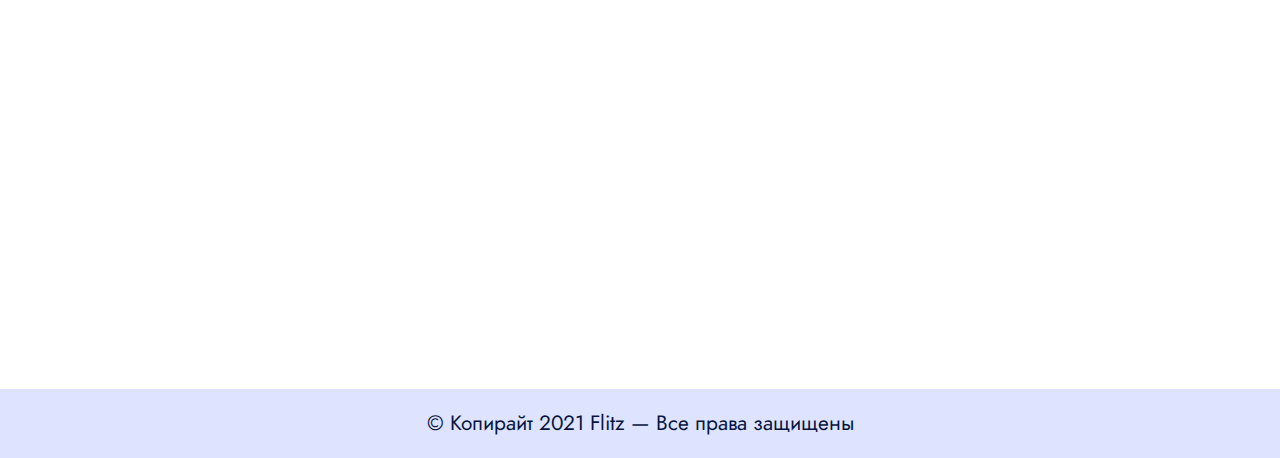
<file: privacy-policy.html>
<!DOCTYPE html>
<html  >
<head>
  
  <meta charset="UTF-8">
  <meta http-equiv="X-UA-Compatible" content="IE=edge">
  
  <meta name="viewport" content="width=device-width, initial-scale=1, minimum-scale=1">
  <link rel="shortcut icon" href="assets/images/logo-site.png" type="image/x-icon">
  <meta name="description" content="">
  
  
  <title>Политика конфиденциальности</title>
  <link rel="stylesheet" href="assets/web/assets/mobirise-icons2/mobirise2.css">
  <link rel="stylesheet" href="assets/tether/tether.min.css">
  <link rel="stylesheet" href="assets/bootstrap/css/bootstrap.min.css">
  <link rel="stylesheet" href="assets/bootstrap/css/bootstrap-grid.min.css">
  <link rel="stylesheet" href="assets/bootstrap/css/bootstrap-reboot.min.css">
  <link rel="stylesheet" href="assets/animatecss/animate.css">
  <link rel="stylesheet" href="assets/dropdown/css/style.css">
  <link rel="stylesheet" href="assets/socicon/css/styles.css">
  <link rel="stylesheet" href="assets/theme/css/style.css">
  <link rel="preload" as="style" href="assets/mobirise/css/mbr-additional.css"><link rel="stylesheet" href="assets/mobirise/css/mbr-additional.css" type="text/css">
  
  <script src="assets/web/assets/lazyload/lazyload.js"></script>

  <meta name="robots" content="noindex">
<meta name="googlebot" content="noindex">
  
</head>
<body>
  
  <section class="menu firmm4_menu1 cid-skyzCNMWvO" once="menu" id="menu1-2m">
    
    <nav class="navbar navbar-dropdown navbar-fixed-top navbar-expand-lg">
        <div class="container">
            <div class="navbar-brand">
                <span class="navbar-logo">
                    <a href="#">
                        <img src="assets/images/logo-site.png" alt="" style="height: 3rem;">
                    </a>
                </span>
                <span class="navbar-caption-wrap"><a class="navbar-caption text-secondary display-7" href="#">Flitz</a></span>
            </div>
            <button class="navbar-toggler" type="button" data-toggle="collapse" data-target="#navbarSupportedContent" aria-controls="navbarNavAltMarkup" aria-expanded="false" aria-label="Toggle navigation">
                <div class="hamburger">
                    <span></span>
                    <span></span>
                    <span></span>
                    <span></span>
                </div>
            </button>
            
            
            <div class="navbar-buttons mbr-section-btn"><a class="btn btn-primary display-4" href="https://t.me/flitzbot?start=website">Попробуй сейчас</a></div>
        </div>
    </nav>
</section>

<section class="content1 directm4_content1 cid-snw5OwdyaZ" id="content1-2p">
	

	

	<div class="container">
		<div class="row justify-content-center">
			<div class="title col-12 col-md-12">
				<h3 class="mbr-section-title mbr-fonts-style align-center mb-4 display-2">Политика конфиденциальности</h3>
				
				
			</div>
		</div>
	</div>
</section>

<section class="content2 directm4_content2 cid-snw5EqQdFX" id="content2-2o">

	

	<div class="container">
		<div class="row justify-content-center">
			<div class="col-12 col-md-8">
				
				
				<p class="mbr-text mbr-fonts-style display-4">При регистрации на Сервисе Flitz Пользователь (физическое лицо) принимает решение о предоставлении своих персональных данных Администратору и дает согласие на их обработку Администратором в соответствии с принципами, в целях и способами, указанными в настоящем документе (далее - Политика).
<br>
<br>В случае отказа Пользователя предоставить запрашиваемые персональные данные, регистрация на Сервисе не производится.
<br>
<br>Термины, используемые в Политике, толкуются в значении, определенном в Пользовательском Соглашении</p>
			</div>
		</div>
	</div>
</section>

<section class="content2 directm4_content2 cid-snw5XEYcGS" id="content2-2q">

	

	<div class="container">
		<div class="row justify-content-center">
			<div class="col-12 col-md-8">
				
				<h4 class="mbr-section-subtitle mbr-fonts-style display-5">1. Общие положения</h4>
				<p class="mbr-text mbr-fonts-style display-4">1.1. Пользователь предоставляет Администратору право совершать действия по обработке персональных данных как с использованием средств автоматизации, в том числе в сети интернет, так и без их использования.
<br>1.2. К таким действиям относятся: сбор, запись, систематизация, накопление, хранение, уточнение (обновление, изменение), извлечение, использование, передача (распространение, предоставление, доступ), обезличивание, блокирование, удаление и уничтожение персональных данных.
<br>1.3. Пользователь соглашается обеспечить точность, достаточность, а в необходимых случаях и актуальность представляемых Администратором Персональных данных по отношению к целям их обработки.</p>
			</div>
		</div>
	</div>
</section>

<section class="content2 directm4_content2 cid-snw6j9AiP7" id="content2-2r">

	

	<div class="container">
		<div class="row justify-content-center">
			<div class="col-12 col-md-8">
				
				<h4 class="mbr-section-subtitle mbr-fonts-style display-5">2. Состав обрабатываемой информации</h4>
				<p class="mbr-text mbr-fonts-style display-4">2.1. Персональный ID учетной записи в Telegram, Имя и Фамилия указанные в личном профиле Telegram, юзернейм (ссылка) на личный профиль в Telegram, e-mail адрес.
<br>2.2. Информация о действиях Пользователя на Сервисе.</p>
			</div>
		</div>
	</div>
</section>

<section class="content2 directm4_content2 cid-snw6sGHy08" id="content2-2s">

	

	<div class="container">
		<div class="row justify-content-center">
			<div class="col-12 col-md-8">
				
				<h4 class="mbr-section-subtitle mbr-fonts-style display-5">3. Цели обработки персональных данных</h4>
				<p class="mbr-text mbr-fonts-style display-4">3.1. Целью обработки персональных данных Пользователя является надлежащее выполнение обязательств Администратором перед Пользователем в рамках Пользовательского соглашения, которое заключается между Администратором и Пользователем.
<br>3.2. Пользователь соглашается с тем, что Администратор вправе использовать его персональные данные в целях:<br>3.2.1. передачи персональных данных платежным системам и платежным посредническим организациям при осуществлении платежей в рамках функционала Сервиса;
<br>      3.2.2. сравнения персональной информации для подтверждения ее точности и проверки третьими лицами в случаях, предусмотренных законодательством;
<br>      3.2.3. предотвращения случаев мошенничества и других злоупотреблений, а также для расследования таких случаев;
<br>      3.2.4. проведения статистических и иных исследований, на основе обезличенных данных;
<br>      3.2.5. разрешения споров, сбора отзывов и выявления неисправностей;
<br>      3.2.6. улучшения качества работы Сервиса, удобства его использования и разработки нового функционала;<br>3.2.7. для восстановления данных при утере или блокировке Аккаунта.<br></p>
			</div>
		</div>
	</div>
</section>

<section class="content2 directm4_content2 cid-snw6LIRcZ6" id="content2-2t">

	

	<div class="container">
		<div class="row justify-content-center">
			<div class="col-12 col-md-8">
				
				<h4 class="mbr-section-subtitle mbr-fonts-style display-5">4. Принципы обработки персональных данных</h4>
				<p class="mbr-text mbr-fonts-style display-4">4.1. Законная и справедливая основа обработки персональных данных.
<br>4.2. Обработка персональных данных в соответствии с конкретными, заранее определенными и законными целями.
<br>4.3. Недопущение объединения баз данных, содержащих персональные данные, обработка которых осуществляется в целях, несовместимых между собой.
<br>4.4. Соответствие содержания и объема персональных данных заявленным целям обработки.
<br>4.5. Точность, достаточность, актуальность и достоверность персональных данных.
<br>4.6. Законность технических мер, направленных на обработку персональных данных.
<br>4.7. Разумность и целесообразность обработки персональных данных.
<br>4.8. Хранение персональных данных не дольше, чем того требуют цели их обработки или в течение срока согласия Пользователя.
<br>4.9. Обрабатываемые персональные данные подлежат уничтожению либо обезличиванию по достижении целей обработки, или в случае утраты необходимости в достижении этих целей.</p>
			</div>
		</div>
	</div>
</section>

<section class="content2 directm4_content2 cid-snw7cycopR" id="content2-2u">

	

	<div class="container">
		<div class="row justify-content-center">
			<div class="col-12 col-md-8">
				
				<h4 class="mbr-section-subtitle mbr-fonts-style display-5">5. Обработка персональных данных</h4>
				<p class="mbr-text mbr-fonts-style display-4">5.1. Администратор производит обработку персональных данных с согласия Пользователя как своими силами и средствами, так и с привлечением третьих лиц.
<br>5.2. Обработка персональных данных Пользователя начинается с момента их получения.
<br>5.3. Сбор персональных данных осуществляется автоматически.
<br>5.4. Хранение и использование персональных данных:<br>5.4.1. Персональные данные Пользователя хранятся исключительно на должным образом защищенных электронных носителях и обрабатываются с использованием автоматизированных систем, за исключением случаев, когда неавтоматизированная обработка персональных данных необходима в соответствии с законодательством Российской Федерации<br>5.5. Передача персональных данных. Администратор не передает персональные данные третьим лицам без согласия Пользователя, за исключением случаев, когда информация является общедоступной или передача осуществляется:<br>5.5.1. Поставщикам услуг в целях выполнения обязательств по соответствующему договору, при соблюдении ими условий обработки персональных данных, закрепленных в Политике.<br>5.6.&nbsp; &nbsp;Блокирование персональных данных. Администратор оставляет за собой право временно прекратить обработку персональных данных (за исключением случаев, если обработка необходима для уточнения персональных данных).
<br>  5.7.   Уничтожение персональных данных. Персональные данные Пользователя могут быть уничтожены Администратором в случае:<br>5.7.1. наличия угрозы безопасности Сервиса;
<br>      5.7.2. нарушения Пользователем положений Соглашения;
<br>      5.7.3. по запросу Пользователя, направленного на адрес электронной почты Администратора.<br></p>
			</div>
		</div>
	</div>
</section>

<section class="content2 directm4_content2 cid-snw7OcNcHn" id="content2-2v">

	

	<div class="container">
		<div class="row justify-content-center">
			<div class="col-12 col-md-8">
				
				<h4 class="mbr-section-subtitle mbr-fonts-style display-5">6. Права Пользователя</h4>
				<p class="mbr-text mbr-fonts-style display-4">6.1. Пользователь имеет право на получение информации об обработке персональных данных о нем, в том числе содержащей:<br>6.1.1. подтверждение факта обработки персональных данных;
<br>      6.1.2. правовые основания обработки персональных данных;
<br>      6.1.3. цели и применяемые Администратором способы обработки персональных данных;
<br>      6.1.4. сведения о лицах, которым могут быть раскрыты персональные данные на основании договора с Администратором или в соответствии с законодательством Российской Федерации;
<br>      6.1.5. иные сведения, предусмотренные законодательством Российской Федерации<br></p>
			</div>
		</div>
	</div>
</section>

<section class="content2 directm4_content2 cid-snw7ZDaJ0O" id="content2-2w">

	

	<div class="container">
		<div class="row justify-content-center">
			<div class="col-12 col-md-8">
				
				<h4 class="mbr-section-subtitle mbr-fonts-style display-5">7. Обязанности Администратора</h4>
				<p class="mbr-text mbr-fonts-style display-4">7.1. Предоставлять Пользователю по его просьбе информацию, касающуюся обработки его персональных данных либо предоставить Пользователю обоснованный отказ.
<br>7.2. Принимать меры, необходимые и достаточные для обеспечения выполнения обязанностей, предусмотренных Федеральным законом «О персональных данных».
<br>7.3. По требованию Пользователя уточнять обрабатываемые персональные данные, блокировать или удалять, если персональные данные являются неполными, устаревшими, неточными, незаконно полученными или не являются необходимыми для заявленной цели обработки</p>
			</div>
		</div>
	</div>
</section>

<section class="content2 directm4_content2 cid-snw87K160U" id="content2-2x">

	

	<div class="container">
		<div class="row justify-content-center">
			<div class="col-12 col-md-8">
				
				<h4 class="mbr-section-subtitle mbr-fonts-style display-5">8. Ограничение действия Политики</h4>
				<p class="mbr-text mbr-fonts-style display-4">8.1. Действие Политики распространяется исключительно на Сервис, и не применяется к другим сайтам и сервисам.
<br>8.2. Пользователь обязан разумно и ответственно подходить к размещению собственных персональных данных на Сервисе. Администратор не несет ответственности за действия третьих лиц, получивших доступ к персональным данным Пользователя по вине последнего.</p>
			</div>
		</div>
	</div>
</section>

<section class="content2 directm4_content2 cid-snw8fwuPqf" id="content2-2y">

	

	<div class="container">
		<div class="row justify-content-center">
			<div class="col-12 col-md-8">
				
				<h4 class="mbr-section-subtitle mbr-fonts-style display-5">9. Заключительные положения</h4>
				<p class="mbr-text mbr-fonts-style display-4">9.1. Текст Политики разработан в соответствии с действующим законодательством Российской Федерации о персональных данных.
<br>9.2. Администратор имеет право вносить изменения в текст Политики. При внесении изменений в актуальной редакции указывается дата последнего обновления.
<br>9.3. Политика представлена на русском языке.</p>
			</div>
		</div>
	</div>
</section>

<section class="content2 directm4_content2 cid-snw8rVY3s7" id="content2-2z">

	

	<div class="container">
		<div class="row justify-content-center">
			<div class="col-12 col-md-8">
				
				<h4 class="mbr-section-subtitle mbr-fonts-style display-5">10. Реквизиты Исполнителя</h4>
				<p class="mbr-text mbr-fonts-style display-4">Самозанятый гражданин Злоказов Павел Николаевич<br><br>e-mail: flitzschool@gmail.com
<br>
<br>ИНН: 430902526289<br>
<br>
<br>
<br>Редакция от 28 января 2021 года</p>
			</div>
		</div>
	</div>
</section>

<section class="footer03 photom4_footer03 cid-smIfAkN2Lh" once="footers" id="footer03-2n">

	

	

	<div class="container">
		<div class="media-container-row align-center mbr-white">
			
			
			<div class="row row-copirayt">
				<p class="mbr-text mb-0 mbr-fonts-style mbr-white align-center display-4">
					© Копирайт 2021 Flitz&nbsp;— Все права защищены</p>
			</div>
		</div>
	</div>
</section>


<script src="assets/web/assets/jquery/jquery.min.js"></script>
  <script src="assets/popper/popper.min.js"></script>
  <script src="assets/tether/tether.min.js"></script>
  <script src="assets/bootstrap/js/bootstrap.min.js"></script>
  <script src="assets/smoothscroll/smooth-scroll.js"></script>
  <script src="assets/viewportchecker/jquery.viewportchecker.js"></script>
  <script src="assets/dropdown/js/nav-dropdown.js"></script>
  <script src="assets/dropdown/js/navbar-dropdown.js"></script>
  <script src="assets/touchswipe/jquery.touch-swipe.min.js"></script>
  <script src="assets/theme/js/script.js"></script>
  
  
  
  <input name="animation" type="hidden">
  </body>
</html>
</file>
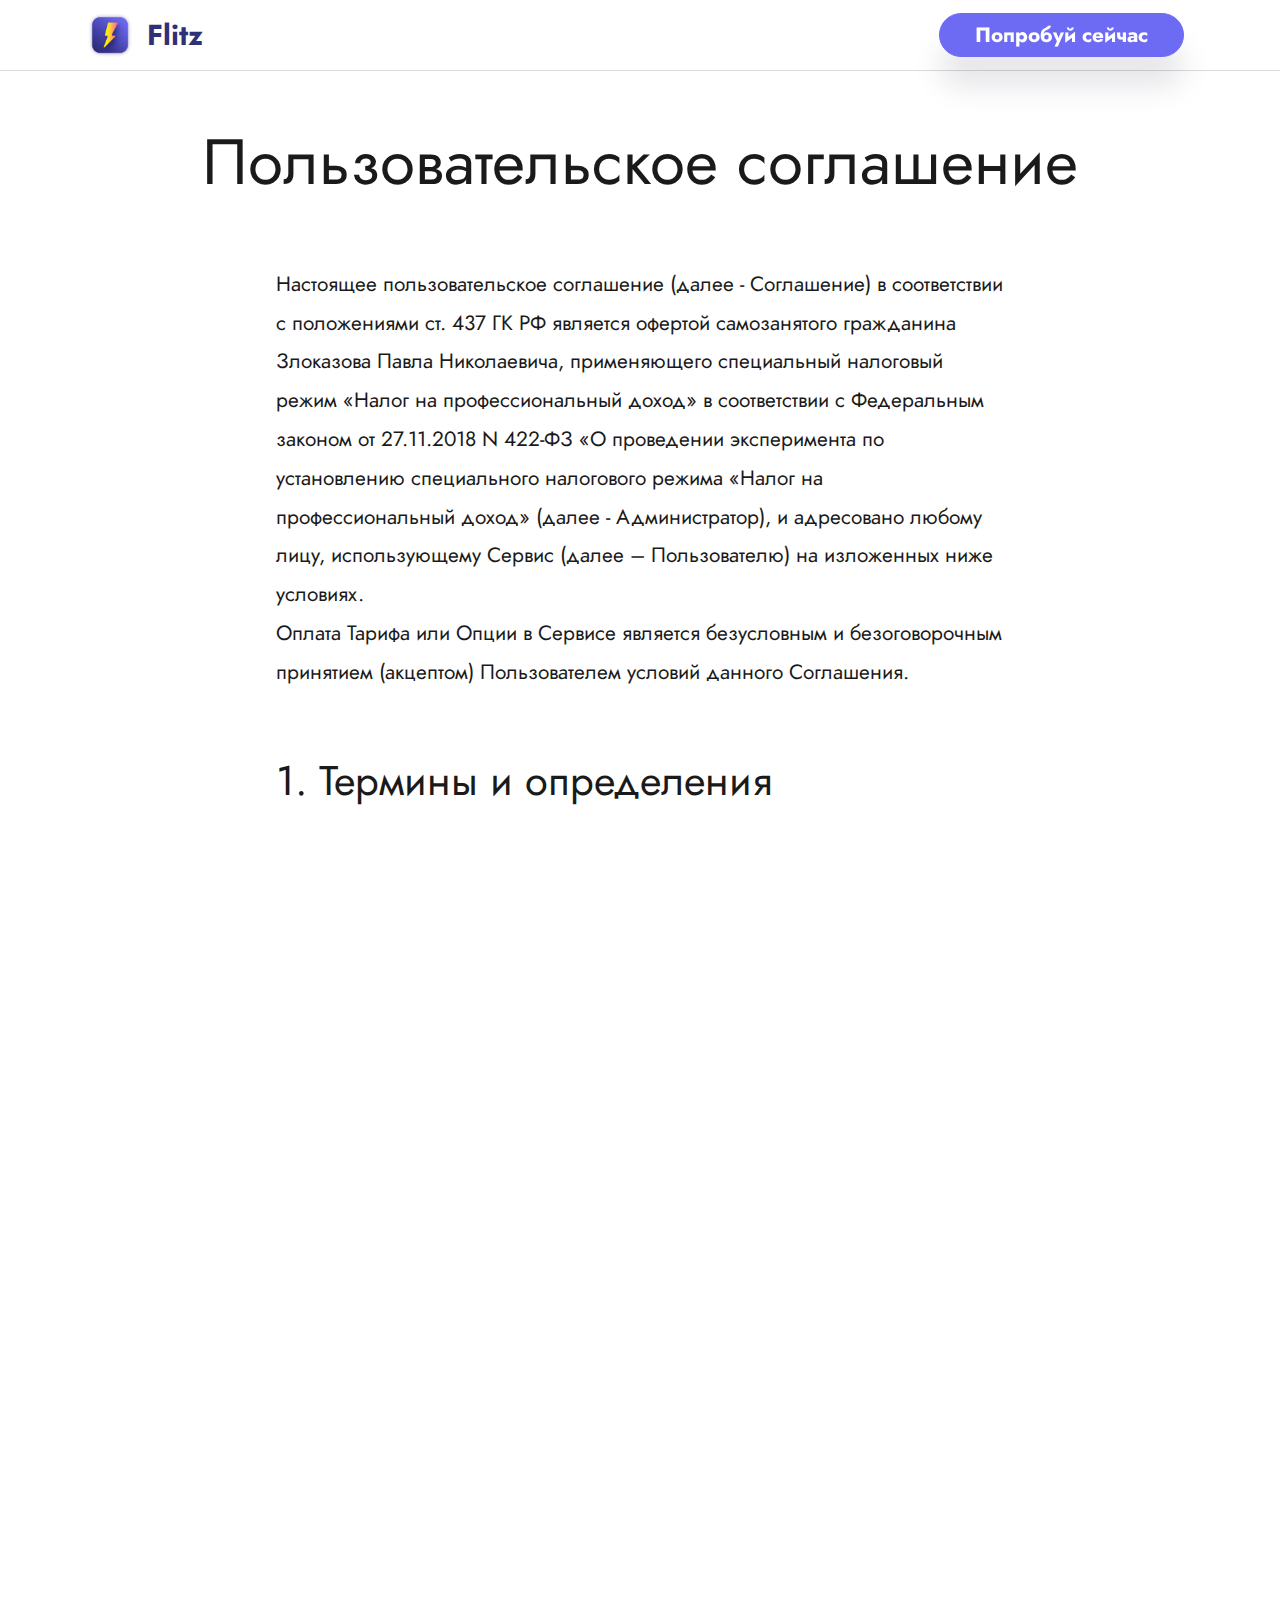
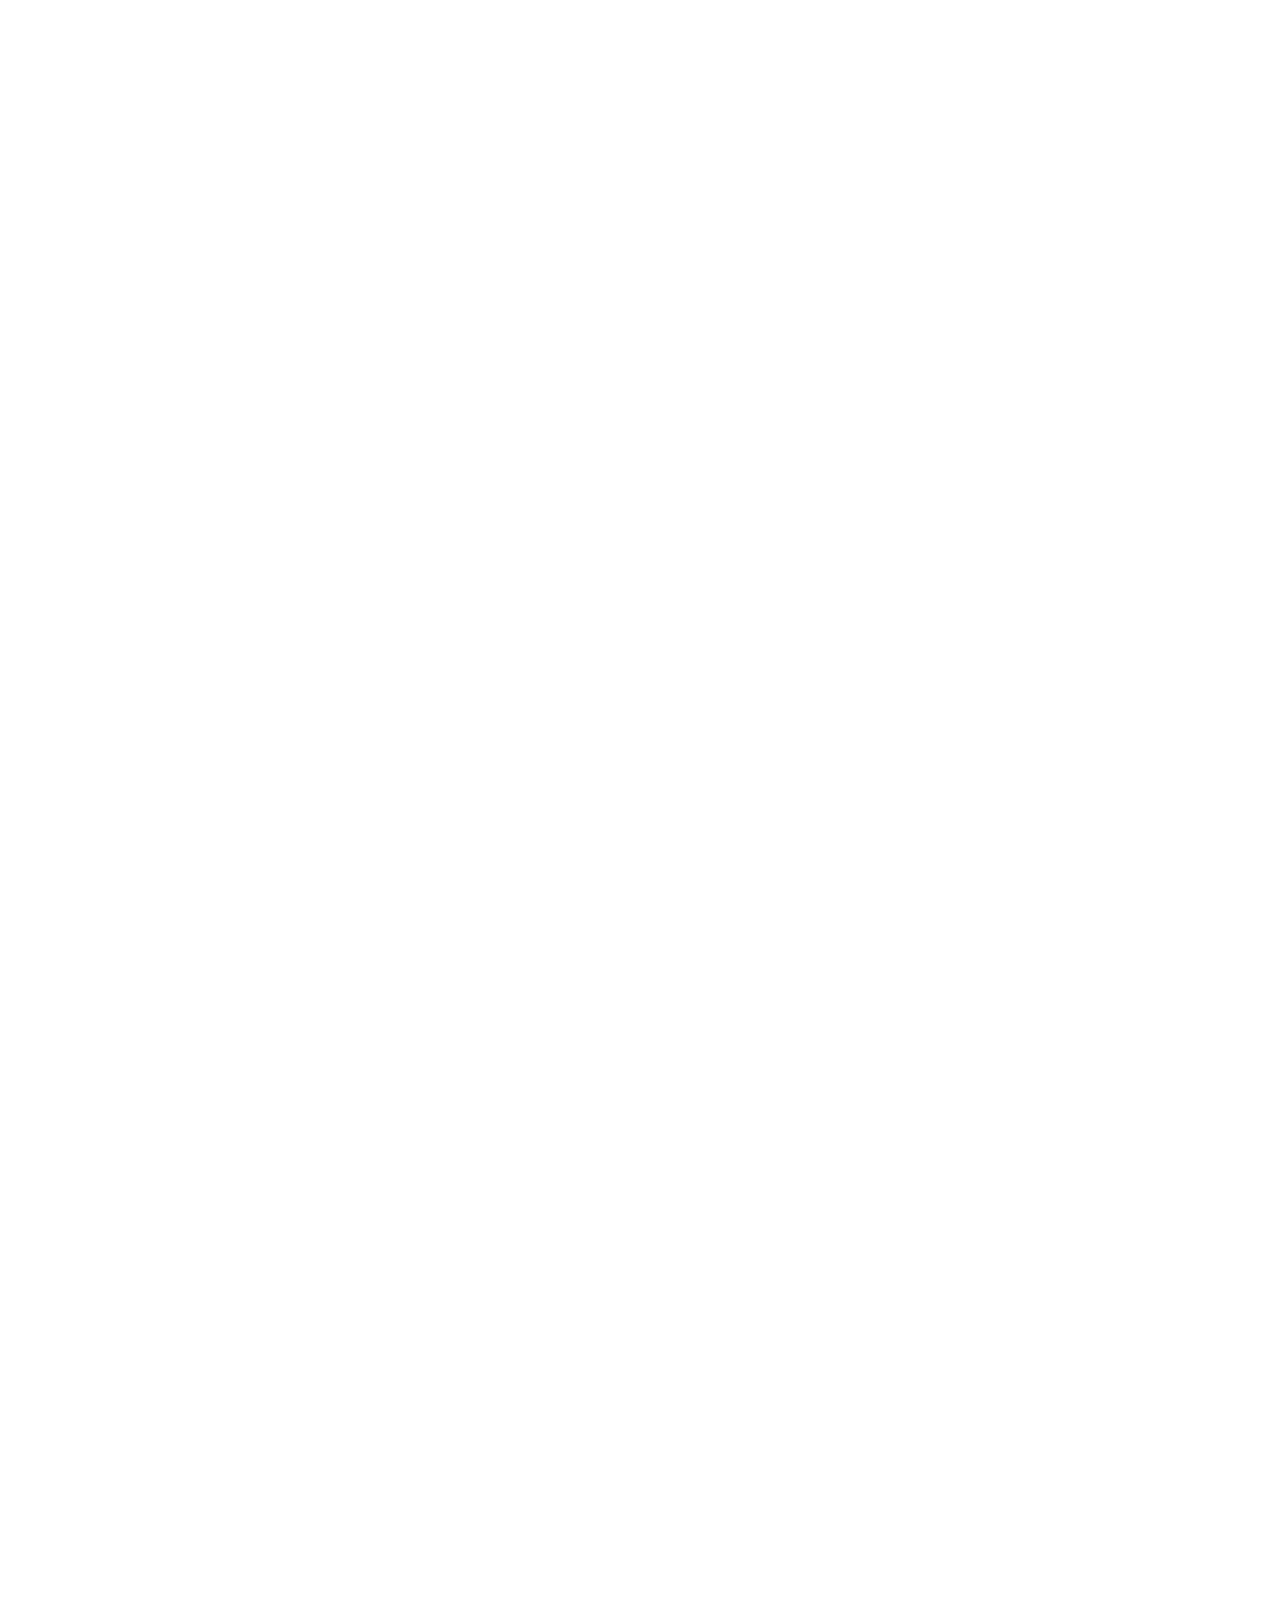
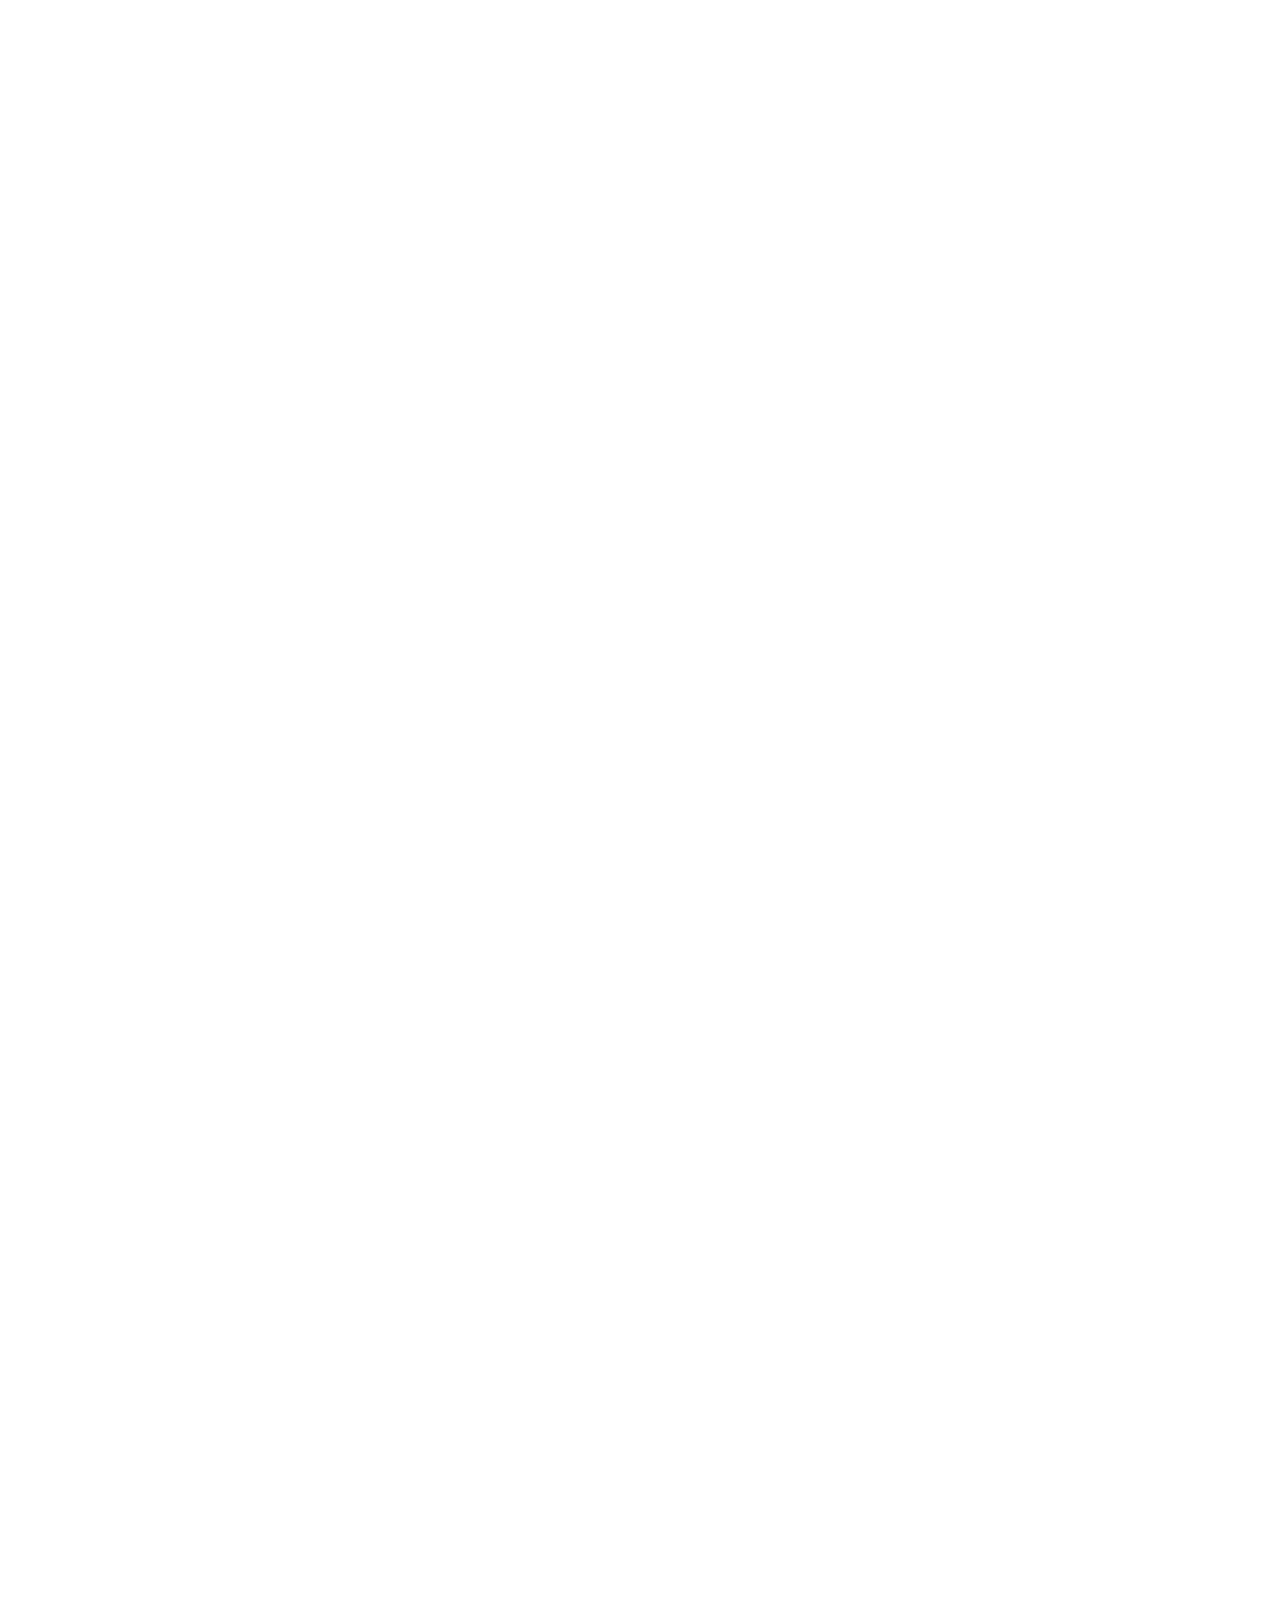
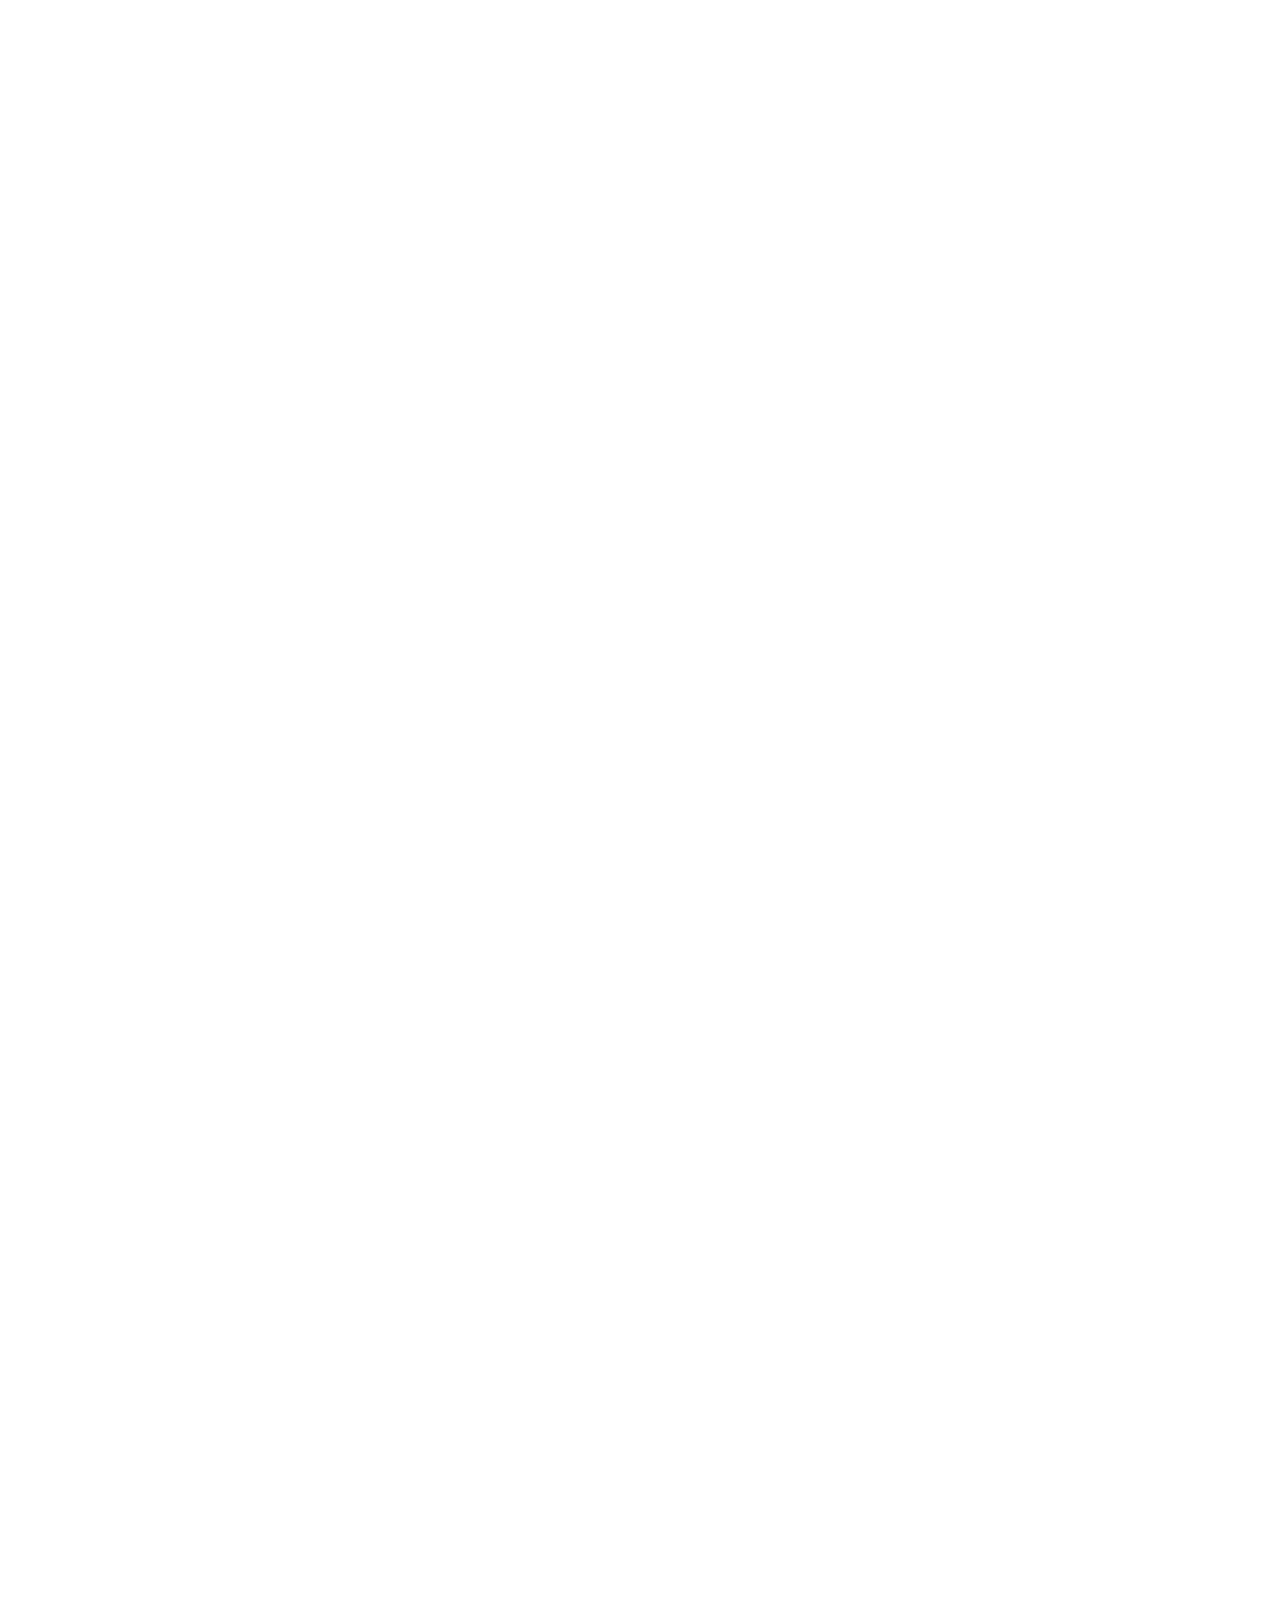
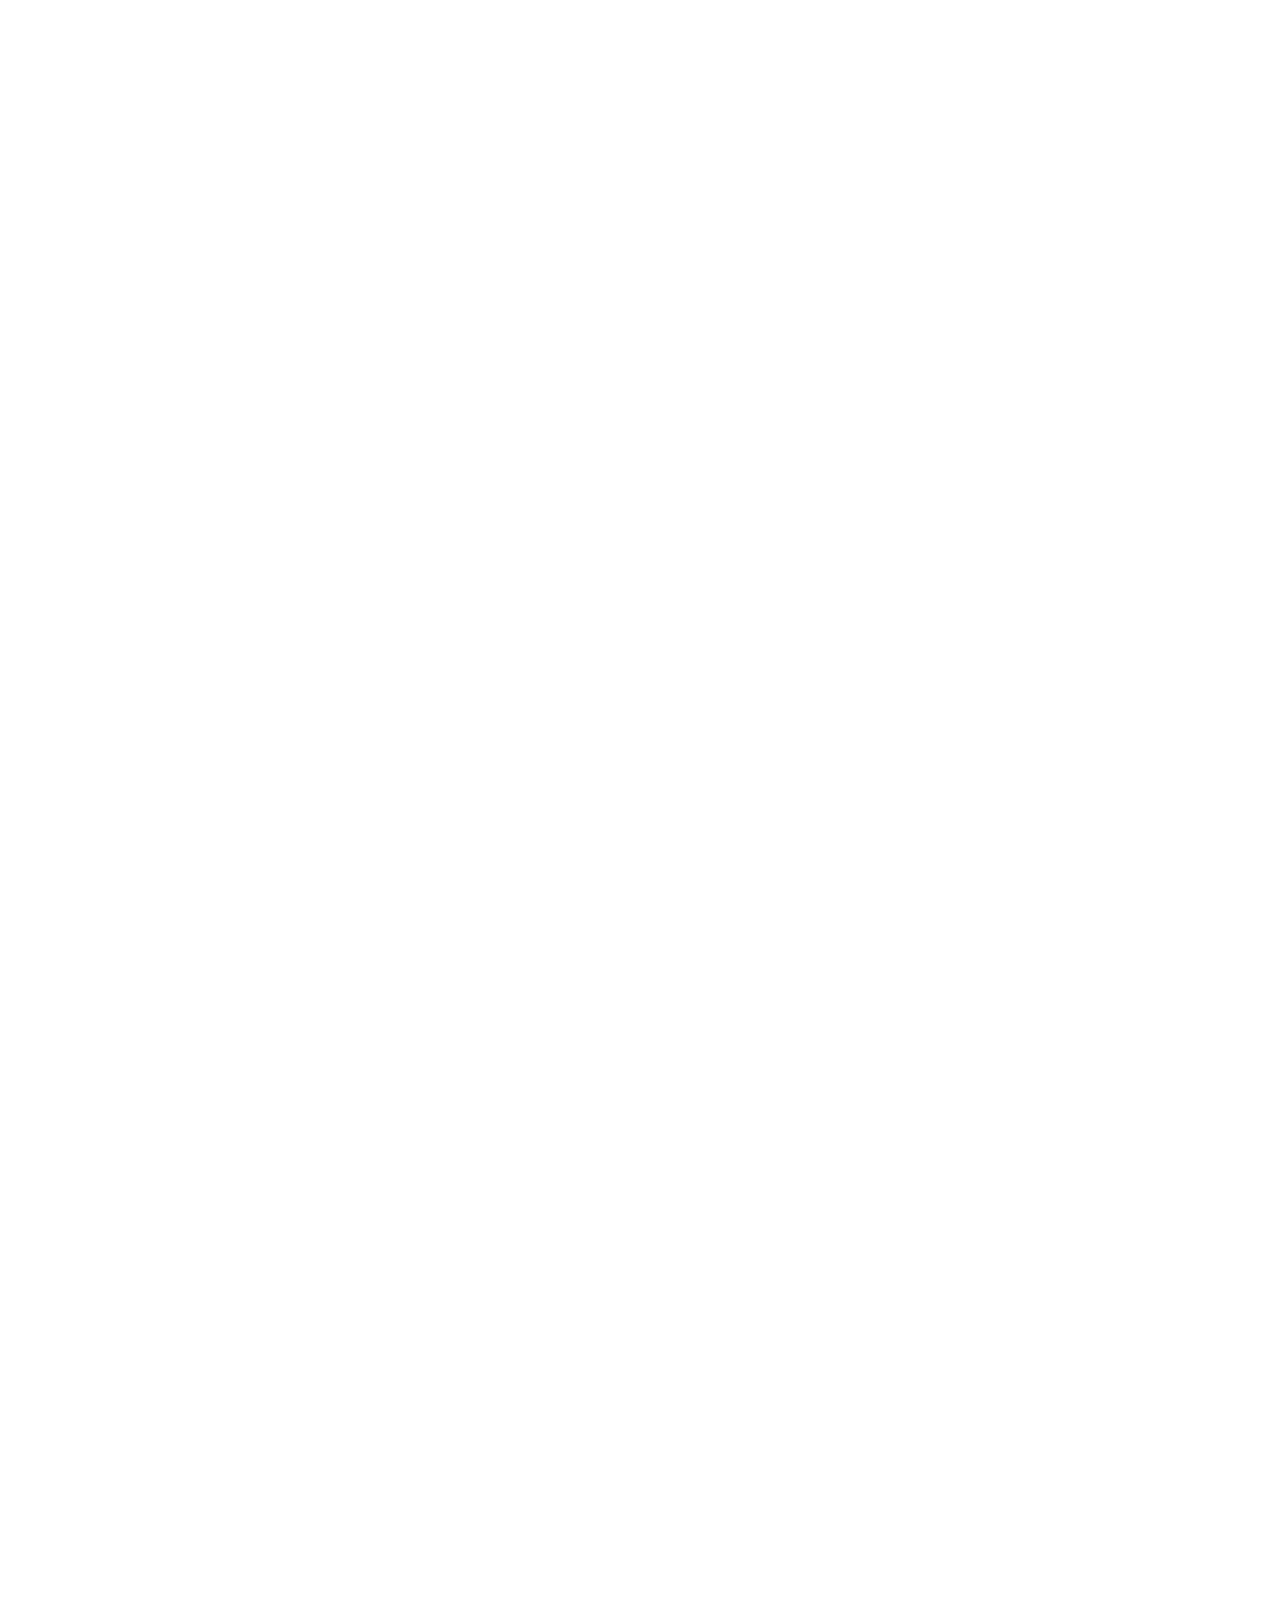
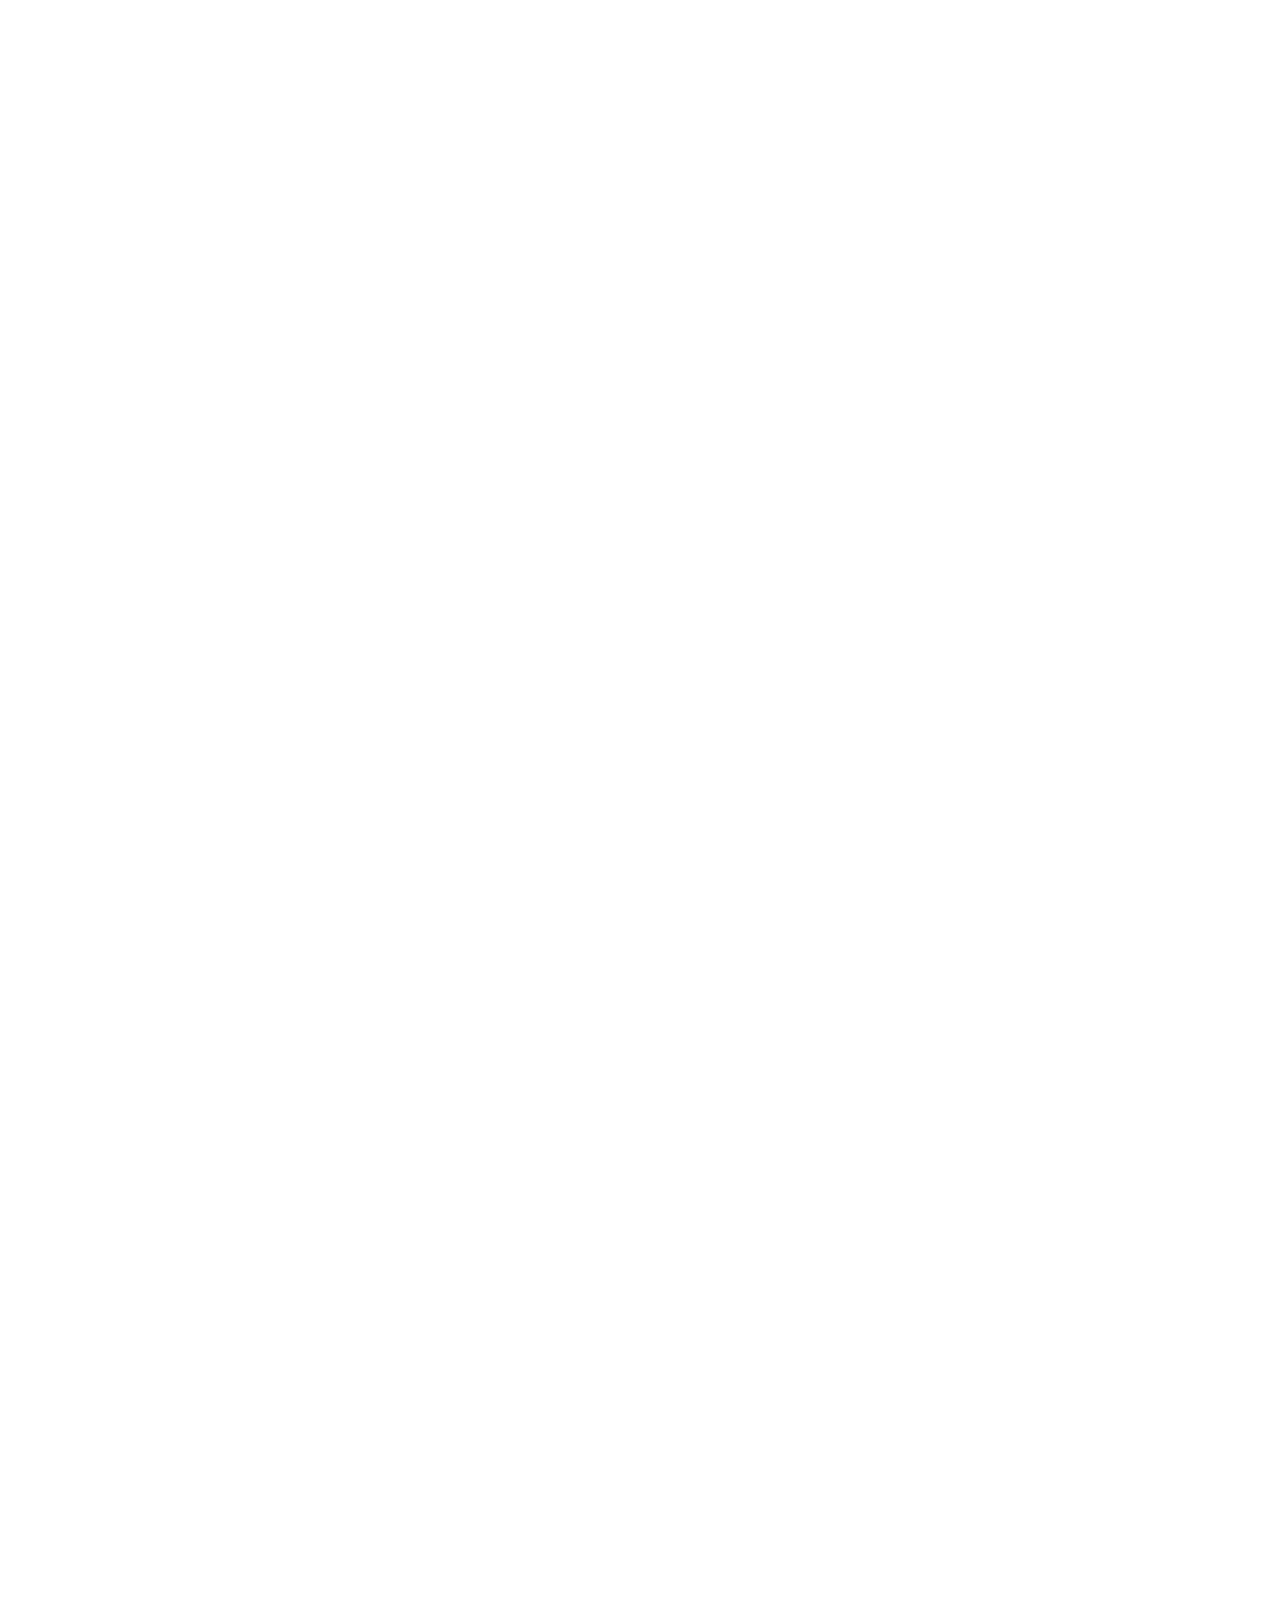
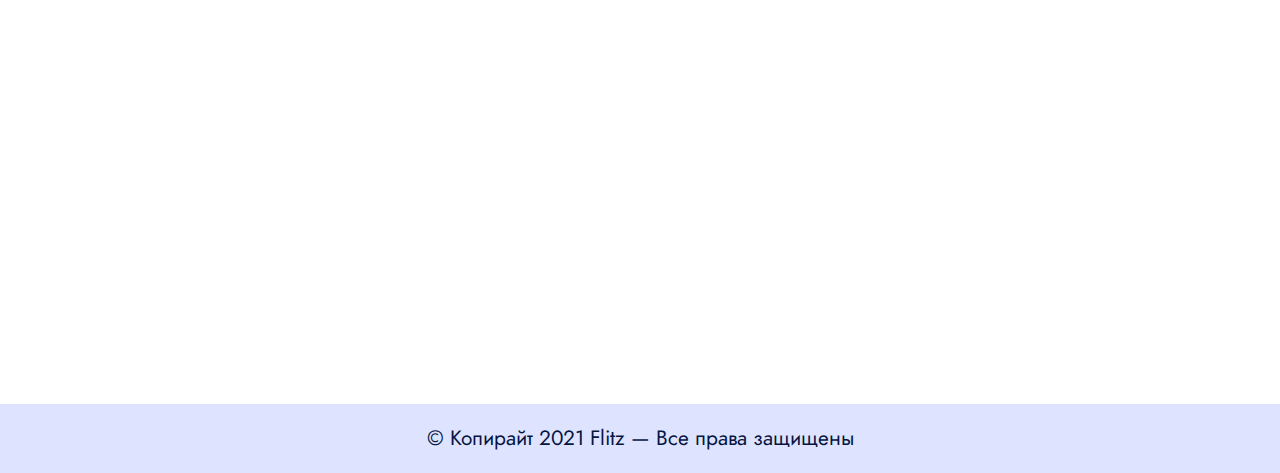
<file: user-agreement.html>
<!DOCTYPE html>
<html  >
<head>
  
  <meta charset="UTF-8">
  <meta http-equiv="X-UA-Compatible" content="IE=edge">
  
  <meta name="viewport" content="width=device-width, initial-scale=1, minimum-scale=1">
  <link rel="shortcut icon" href="assets/images/logo-site.png" type="image/x-icon">
  <meta name="description" content="">
  
  
  <title>Пользовательское соглашение</title>
  <link rel="stylesheet" href="assets/web/assets/mobirise-icons2/mobirise2.css">
  <link rel="stylesheet" href="assets/tether/tether.min.css">
  <link rel="stylesheet" href="assets/bootstrap/css/bootstrap.min.css">
  <link rel="stylesheet" href="assets/bootstrap/css/bootstrap-grid.min.css">
  <link rel="stylesheet" href="assets/bootstrap/css/bootstrap-reboot.min.css">
  <link rel="stylesheet" href="assets/animatecss/animate.css">
  <link rel="stylesheet" href="assets/dropdown/css/style.css">
  <link rel="stylesheet" href="assets/socicon/css/styles.css">
  <link rel="stylesheet" href="assets/theme/css/style.css">
  <link rel="preload" as="style" href="assets/mobirise/css/mbr-additional.css"><link rel="stylesheet" href="assets/mobirise/css/mbr-additional.css" type="text/css">
  
  <script src="assets/web/assets/lazyload/lazyload.js"></script>
	
	<script async defer data-website-id="7f46fa65-cc77-41f9-a3cf-861c06975d68" src="https://8f0beff8b2ff.ngrok.io/umami.js"></script>

  <meta name="robots" content="noindex">
<meta name="googlebot" content="noindex">
  
</head>
<body>
  
  <section class="menu firmm4_menu1 cid-skyzCNMWvO" once="menu" id="menu1-24">
    
    <nav class="navbar navbar-dropdown navbar-fixed-top navbar-expand-lg">
        <div class="container">
            <div class="navbar-brand">
                <span class="navbar-logo">
                    <a href="#">
                        <img src="assets/images/logo-site.png" alt="" style="height: 3rem;">
                    </a>
                </span>
                <span class="navbar-caption-wrap"><a class="navbar-caption text-secondary display-7" href="#">Flitz</a></span>
            </div>
            <button class="navbar-toggler" type="button" data-toggle="collapse" data-target="#navbarSupportedContent" aria-controls="navbarNavAltMarkup" aria-expanded="false" aria-label="Toggle navigation">
                <div class="hamburger">
                    <span></span>
                    <span></span>
                    <span></span>
                    <span></span>
                </div>
            </button>
            
            
            <div class="navbar-buttons mbr-section-btn"><a class="btn btn-primary display-4" href="https://t.me/flitzbot?start=website">Попробуй сейчас</a></div>
        </div>
    </nav>
</section>

<section class="content1 directm4_content1 cid-snw2tTSKOf" id="content1-26">
	

	

	<div class="container">
		<div class="row justify-content-center">
			<div class="title col-12 col-md-12">
				<h3 class="mbr-section-title mbr-fonts-style align-center mb-4 display-2">
					Пользовательское соглашение</h3>
				
				
			</div>
		</div>
	</div>
</section>

<section class="content2 directm4_content2 cid-snw2vwbIHJ" id="content2-27">

	

	<div class="container">
		<div class="row justify-content-center">
			<div class="col-12 col-md-8">
				
				
				<p class="mbr-text mbr-fonts-style display-4">Настоящее пользовательское соглашение (далее - Соглашение) в соответствии с положениями ст. 437 ГК РФ является офертой самозанятого гражданина Злоказова Павла Николаевича, применяющего специальный налоговый режим «Налог на профессиональный доход» в соответствии с Федеральным законом от 27.11.2018 N 422-ФЗ «О проведении эксперимента по установлению специального налогового режима «Налог на профессиональный доход» (далее - Администратор), и адресовано любому лицу, использующему Сервис (далее – Пользователю) на изложенных ниже условиях.
<br>Оплата Тарифа или Опции в Сервисе является безусловным и безоговорочным принятием (акцептом) Пользователем условий данного Соглашения.</p>
			</div>
		</div>
	</div>
</section>

<section class="content2 directm4_content2 cid-snw3EQJTG9" id="content2-29">

	

	<div class="container">
		<div class="row justify-content-center">
			<div class="col-12 col-md-8">
				
				<h4 class="mbr-section-subtitle mbr-fonts-style display-5">1. Термины и определения</h4>
				<p class="mbr-text mbr-fonts-style display-4"><strong>Сервис</strong> - программный комплекс Flitz, расположенный в Telegram боте @flitzbot, принадлежащий Администратору. Предназначен для услуг предоставления информации для изучающих немецкий язык.
<br>
<br><strong><a href="privacy-policy.html" class="text-primary">Политика</a></strong> - документ, определяющий порядок сбора, обработки и защиты персональных данных.
<br>
<br><strong><a href="offer.html" class="text-primary">Оферта</a></strong> - предложение заключить договор на платное использование дополнительных функций Сервиса.
<br>
<br><strong>Аккаунт</strong> - уникальная учетная запись в Telegram, с помощью которой Пользователь регистрируется в Сервисе.
<br>
<br><strong>Регистрация</strong> - запуск Telegram-бота <a href="https://t.me/flitzbot" class="text-primary">@flitzbot</a>.
<br>
<br><strong>Контент</strong> - информация, документы и иные объекты, размещаемые Пользователем в Интернете с помощью Сервиса.</p>
			</div>
		</div>
	</div>
</section>

<section class="content2 directm4_content2 cid-snw3Nu83Bz" id="content2-2a">

	

	<div class="container">
		<div class="row justify-content-center">
			<div class="col-12 col-md-8">
				
				<h4 class="mbr-section-subtitle mbr-fonts-style display-5">2. Предмет</h4>
				<p class="mbr-text mbr-fonts-style display-4">2.1. Администратор предоставляет Пользователю неисключительную лицензию на использование Сервиса.
<br>2.2. Пользователь использует Сервис согласно условиям Соглашения, Политики, Оферты и действующего законодательства Российской Федерации.</p>
			</div>
		</div>
	</div>
</section>

<section class="content2 directm4_content2 cid-snw3RYG2AI" id="content2-2b">

	

	<div class="container">
		<div class="row justify-content-center">
			<div class="col-12 col-md-8">
				
				<h4 class="mbr-section-subtitle mbr-fonts-style display-5">3. Доступ к Сервису</h4>
				<p class="mbr-text mbr-fonts-style display-4">3.1. Пользователь проходит регистрацию в порядке, предложенном Сервисом.
<br>3.2. Пользователь обязан регистрироваться через тот Аккаунт, который в дальнейшем будет использовать для работы в Сервисе.
<br>3.3. После оплаты Пользователем выбранного Тарифа или Опции, доступ к сервису предоставляется автоматически, не позднее чем через сутки, с момента произведения оплаты Пользователем.
<br>3.5. Пользователь вправе предоставлять третьим лицам доступ к Сервису для работы в Сервисе.
<br>3.6. Все действия, совершаемые Пользователем на Сервисе, считаются совершенными им лично или его уполномоченным лицом.
<br>3.7. В случае взлома или утери доступа к Аккаунту, Пользователь незамедлительно уведомляет об этом Администратора.</p>
			</div>
		</div>
	</div>
</section>

<section class="content2 directm4_content2 cid-snw3Y7MGpx" id="content2-2c">

	

	<div class="container">
		<div class="row justify-content-center">
			<div class="col-12 col-md-8">
				
				<h4 class="mbr-section-subtitle mbr-fonts-style display-5">4. Интеллектуальные права</h4>
				<p class="mbr-text mbr-fonts-style display-4">4.1. Исключительное право на Сервис, а также на доработки функционала, совершенные в процессе исполнения Соглашения, принадлежит Администратору.
<br>4.2. Неисключительная лицензия ограничена «правом на использование», и ни одно из положений Соглашения не означает передачи Пользователю исключительного права на Сервис.
<br>4.3. Администратор предоставляет Пользователю право использования Сервиса на срок действия Соглашения.</p>
			</div>
		</div>
	</div>
</section>

<section class="content2 directm4_content2 cid-snw41Z5adj" id="content2-2d">

	

	<div class="container">
		<div class="row justify-content-center">
			<div class="col-12 col-md-8">
				
				<h4 class="mbr-section-subtitle mbr-fonts-style display-5">5. Условия использования</h4>
				<p class="mbr-text mbr-fonts-style display-4">5.1. Пользователь вправе использовать Сервис в соответствии с его функциональным назначением.
<br>5.2. Объем функциональных возможностей Сервиса описан в Telegram боте <a href="https://t.me/flitzbot" class="text-primary">@flitzbot</a>.
<br>5.3. Администратор вправе ограничивать использование отдельных функций Сервиса для всех или отдельных Пользователей, ограничить размещение определенной информации.
<br>5.4. Администратор оказывает Пользователю консультационную и техническую поддержку при использовании Сервиса через функционал чата и/или по электронной почте. Объем и пределы поддержки, сроки ответов на запросы, каналы коммуникации могут быть изменены Администратором в одностороннем порядке.</p>
			</div>
		</div>
	</div>
</section>

<section class="content2 directm4_content2 cid-snw4hnOiNM" id="content2-2e">

	

	<div class="container">
		<div class="row justify-content-center">
			<div class="col-12 col-md-8">
				
				<h4 class="mbr-section-subtitle mbr-fonts-style display-5">6. Гарантии сторон</h4>
				<p class="mbr-text mbr-fonts-style display-4"><em>Администратор:
</em><br>6.1. гарантирует наличие законных прав на Сервис.
<br>6.2. не гарантирует, что Сервис соответствуют требованиям Пользователя, будет предоставляться непрерывно, быстро, надежно и без ошибок, а качество какого-либо продукта, услуги, информации и пр., полученных с использованием Сервиса, будет соответствовать ожиданиям Пользователя.
<br><br><em>Пользователь:</em>
<br>6.3. гарантирует соблюдение Соглашения, Оферты и правил социальных сетей, в которых происходит размещение Контента.</p>
			</div>
		</div>
	</div>
</section>

<section class="content2 directm4_content2 cid-snw4makN7Q" id="content2-2f">

	

	<div class="container">
		<div class="row justify-content-center">
			<div class="col-12 col-md-8">
				
				<h4 class="mbr-section-subtitle mbr-fonts-style display-5">7. Запрещенные действия на Сервисе</h4>
				<p class="mbr-text mbr-fonts-style display-4"><em>Пользователю запрещается:</em><br>7.1. Использовать Сервис способами, не предусмотренными Соглашением и Офертой, а также нарушать Политику;
<br>7.2. Использовать программные ошибки Сервиса в своих целях и передавать информацию об их наличии третьим лицам, за исключением Администратора;
<br>7.3. Предпринимать попытки обойти технические ограничения, установленные Сервисом;
<br>7.4. Применять сторонние программы или иные средства для улучшения/автоматизации возможностей Сервиса;
<br>7.5. Выдавать себя за сотрудника службы поддержки Сервиса, члена любой из групп-помощников Сервиса (администраторов, модераторов, консультантов и т.д.), бывшего или действующего;
<br>7.6. Фальсифицировать или удалять любую информацию о правообладателях Сервиса или Контента;
<br>7.7. Декомпилировать, дизассемблировать, дешифровать и производить иные действия с исходным кодом Сервиса;
<br>7.8. Использовать Сервис для деятельности, которая нарушает действующее законодательство Российской Федерации.</p>
			</div>
		</div>
	</div>
</section>

<section class="content2 directm4_content2 cid-snw4wFOwrU" id="content2-2g">

	

	<div class="container">
		<div class="row justify-content-center">
			<div class="col-12 col-md-8">
				
				<h4 class="mbr-section-subtitle mbr-fonts-style display-5">8. Ответственность Сторон</h4>
				<p class="mbr-text mbr-fonts-style display-4">8.1 Сервис и весь его функционал предоставляется «как есть». Пользователь осознает и принимает риски, связанные с использованием Сервиса.
<br>8.2. Пользователь несет ответственность за:
<br>8.2.1. актуальность, достоверность, отсутствие претензий третьих лиц в отношении информации, которую Пользователь размещаем с помощью Сервиса;
<br>8.2.2. любой Контент, который размещается Пользователем с помощью Сервиса, а также последствия его использования;
<br>8.2.3. собственные действия на Сервисе в соответствии с законодательством РФ.
<br>8.3. Администратор не несет ответственности:
<br>8.3.1.за специализированные ресурсы и качество каналов сетей связи общего пользования, посредством которых предоставляется доступ к Сервису, а также вызванные перебоями в предоставлении услуг подрядчиков и (или) центров обработки и хранения данных;
<br>8.3.2. за возможные сбои и перерывы в работе Сервиса, прекращение его функционирования и вызванную ими потерю Контента и/или любой другой информации, в том числе за невозможность использования Сервиса на определенной территории;
<br>8.3.3. за любые действия социальных сетей в отношении Контента, в том числе изменение правил его публикации;
<br>8.3.4. за потерю доступа к какой-либо социальной сети, за неверное или несвоевременное размещение Контента;
<br>8.3.5. за любые виды убытков, произошедшие вследствие использования Пользователем Сервиса или отдельных частей/функций Сервиса;
<br>8.3.7. за поломки или другие неполадки компьютера, мобильного устройства, любого другого устройства Пользователя, возникшие во время использования Сервиса;
<br>8.3.8. за последствия, вызванные утерей или разглашением Пользователем своих данных, необходимых для доступа к Сервису;
<br>8.3.9. за ошибки и/или нарушения, связанные с эксплуатацией Сервиса и возникшие в результате неправомерных действий персонала Пользователя либо третьих лиц;
<br>8.3.10. за действиями третьих лиц по принудительному снижению доступности сети Интернет или программно-аппаратных компонентов Сервиса;
<br>8.3.11. за сбои и перерывы в работе Сервиса, вызванные обстоятельствами непреодолимой силы, а именно: пожарами, наводнениями, землетрясениями, забастовками, войнами, пандемиями, действиями органов государственной власти или другими не зависящими от Сторон обстоятельствами. Такие обстоятельства должны быть подтверждены справками компетентных органов не позднее 10 (десяти) рабочих дней после начала их действия;
<br>8.3.12. за сбои и перерывы в работе Сервиса, вызванные действиями государственных органов, включая органы правопорядка, связанных с наложением ареста и/или изъятием, или иным препятствованием к доступу серверам подрядчиков Администратора, на которых размещен Сервис;
<br>8.3.13. В случае если Пользователь без письменного согласия/поручения Администратора скопировал, внес изменения, подготовил производные материалы, декомпилировал, дизассемблировал Сервис или совершил любые другие попытки получения доступа к исходному коду, каким-либо иным способом изменил Сервис, Администратор вправе потребовать от Пользователя выплатить штраф в размере 1 000 000 (один миллион) рублей за каждый случай такого нарушения.</p>
			</div>
		</div>
	</div>
</section>

<section class="content2 directm4_content2 cid-snw4KhGrsj" id="content2-2h">

	

	<div class="container">
		<div class="row justify-content-center">
			<div class="col-12 col-md-8">
				
				<h4 class="mbr-section-subtitle mbr-fonts-style display-5">9. Блокировка в Сервисе</h4>
				<p class="mbr-text mbr-fonts-style display-4">9.1. Администратор вправе незамедлительно ограничить доступ Пользователя к Сервису в случаях:
<br>9.1.1. Выявления нарушения Пользователем условий Соглашения, Оферты;
<br>9.1.2. Выявления мошеннических действий, которые были произведены с помощью возможностей Сервиса;
<br>9.1.3. Когда Пользователь использует Сервис для ведения деятельности, которая нарушает законодательство Российский Федерации.</p>
			</div>
		</div>
	</div>
</section>

<section class="content2 directm4_content2 cid-snw4NOGWLK" id="content2-2i">

	

	<div class="container">
		<div class="row justify-content-center">
			<div class="col-12 col-md-8">
				
				<h4 class="mbr-section-subtitle mbr-fonts-style display-5">10. Защита конфиденциальной информации Пользователя</h4>
				<p class="mbr-text mbr-fonts-style display-4">10.1. Администратор выполняет обработку персональных данных Пользователя в целях исполнения Соглашения и согласно требованиям, установленным Федеральным законом «О персональных данных» от 27.07.2006 N 152-ФЗ (далее – Закон о персональных данных).
<br>10.2. Порядок обработки и защиты персональных данных определяется Политикой.
<br>10.3. В случае осуществления Пользователем обработки персональных данных третьих лиц, Пользователь самостоятельно несет ответственность за соблюдение надлежащих мер по защите персональных данных согласно требованиям Закона о персональных данных и иных законов и подзаконных актов.</p>
			</div>
		</div>
	</div>
</section>

<section class="content2 directm4_content2 cid-snw4T93x82" id="content2-2j">

	

	<div class="container">
		<div class="row justify-content-center">
			<div class="col-12 col-md-8">
				
				<h4 class="mbr-section-subtitle mbr-fonts-style display-5">11. Урегулирование споров</h4>
				<p class="mbr-text mbr-fonts-style display-4">11.1. Все вопросы и разногласия, которые могут возникнуть между Сторонами, разрешаются путем переговоров в соответствии с законодательством Российской Федерации.
<br>11.2. Стороны обязуются соблюдать досудебный (претензионный) порядок урегулирования споров. Срок для ответа на претензию составляет 10 (десять) рабочих дней с момента ее получения Стороной-получателем.
<br>11.3. В случае невозможности разрешения спора путем переговоров и в претензионном порядке спор передается на рассмотрение в суд по месту нахождения Администратора.</p>
			</div>
		</div>
	</div>
</section>

<section class="content2 directm4_content2 cid-snw4X8RhSe" id="content2-2k">

	

	<div class="container">
		<div class="row justify-content-center">
			<div class="col-12 col-md-8">
				
				<h4 class="mbr-section-subtitle mbr-fonts-style display-5">12. Заключительные положения</h4>
				<p class="mbr-text mbr-fonts-style display-4"><em>Обмен сообщениями
</em><br>12.1. Администратор вправе направлять Пользователю уведомления в Сервисе. Пользователь в любое время вправе отказаться от получения рассылки, написав на электронный адрес: flitzschool@gmail.com
<br>12.2. Пользователь вправе связаться с Администратором, направив письмо на электронный адрес flitzschool@gmail.com или написав в Telegram бота <a href="https://t.me/flitzbot" class="text-primary">@flitzbot</a>
<br><br><em>Прочие условия</em><br>12.3. Соглашение может быть изменено или дополнено Администратором в любое время и без уведомления Пользователя. Новая редакция Соглашения вступает в силу в течение 7 (семи) календарных дней с момента ее размещения на Сервисе.
<br>12.4. Пользователь самостоятельно проверяет условия Соглашения на предмет их изменения и/или дополнения.
<br>12.5. Продолжение использования Сервиса после внесения изменений и/или дополнений в Соглашение означает принятие и согласие Пользователя с такими изменениями и/или дополнениями.
<br>12.6. Признание по тем или иным причинам одного или нескольких положений Соглашения недействительными или не имеющими юридической силы, не влияет на действительность или применимость остальных положений Соглашения.
<br>12.7. К отношениям, вытекающим из Соглашения, нормы о защите прав потребителей, предусмотренные законодательством Российской Федерации, не применяются.
<br>12.8. Соглашение составлено на русском языке.
<br>12.9. Действующая редакция Соглашения доступна Пользователю <a href="user-agreement.html" class="text-primary">здесь</a>.</p>
			</div>
		</div>
	</div>
</section>

<section class="content2 directm4_content2 cid-snw568Cf8V" id="content2-2l">

	

	<div class="container">
		<div class="row justify-content-center">
			<div class="col-12 col-md-8">
				
				<h4 class="mbr-section-subtitle mbr-fonts-style display-5">13. Реквизиты Исполнителя</h4>
				<p class="mbr-text mbr-fonts-style display-4">Самозанятый гражданин Злоказов Павел Николаевич<br>
<br>e-mail: flitzschool@gmail.com
<br>
<br>ИНН: 430902526289<br>
<br>
<br>
<br>Редакция от 28 января 2021 года</p>
			</div>
		</div>
	</div>
</section>

<section class="footer03 photom4_footer03 cid-smIfAkN2Lh" once="footers" id="footer03-25">

	

	

	<div class="container">
		<div class="media-container-row align-center mbr-white">
			
			
			<div class="row row-copirayt">
				<p class="mbr-text mb-0 mbr-fonts-style mbr-white align-center display-4">
					© Копирайт 2021 Flitz&nbsp;— Все права защищены</p>
			</div>
		</div>
	</div>
</section>


<script src="assets/web/assets/jquery/jquery.min.js"></script>
  <script src="assets/popper/popper.min.js"></script>
  <script src="assets/tether/tether.min.js"></script>
  <script src="assets/bootstrap/js/bootstrap.min.js"></script>
  <script src="assets/smoothscroll/smooth-scroll.js"></script>
  <script src="assets/viewportchecker/jquery.viewportchecker.js"></script>
  <script src="assets/dropdown/js/nav-dropdown.js"></script>
  <script src="assets/dropdown/js/navbar-dropdown.js"></script>
  <script src="assets/touchswipe/jquery.touch-swipe.min.js"></script>
  <script src="assets/theme/js/script.js"></script>
  
  
  
  <input name="animation" type="hidden">
  </body>
</html>
</file>
<file: assets/web/assets/mobirise-icons2/mobirise2.css>
@font-face {
  font-family: 'Moririse2';
  font-display: swap;
  src:  url('mobirise2.eot?f2bix4');
  src:  url('mobirise2.eot?f2bix4#iefix') format('embedded-opentype'),
    url('mobirise2.ttf?f2bix4') format('truetype'),
    url('mobirise2.woff?f2bix4') format('woff'),
    url('mobirise2.svg?f2bix4#mobirise2') format('svg');
  font-weight: normal;
  font-style: normal;
}

[class^="mobi-"], [class*=" mobi-"] {
  /* use !important to prevent issues with browser extensions that change fonts */
  font-family: 'Moririse2' !important;
  speak: none;
  font-style: normal;
  font-weight: normal;
  font-variant: normal;
  text-transform: none;
  line-height: 1;

  /* Better Font Rendering =========== */
  -webkit-font-smoothing: antialiased;
  -moz-osx-font-smoothing: grayscale;
}

.mobi-mbri-add-submenu:before {
  content: "\e900";
}
.mobi-mbri-alert:before {
  content: "\e901";
}
.mobi-mbri-align-center:before {
  content: "\e902";
}
.mobi-mbri-align-justify:before {
  content: "\e903";
}
.mobi-mbri-align-left:before {
  content: "\e904";
}
.mobi-mbri-align-right:before {
  content: "\e905";
}
.mobi-mbri-android:before {
  content: "\e906";
}
.mobi-mbri-apple:before {
  content: "\e907";
}
.mobi-mbri-arrow-down:before {
  content: "\e908";
}
.mobi-mbri-arrow-next:before {
  content: "\e909";
}
.mobi-mbri-arrow-prev:before {
  content: "\e90a";
}
.mobi-mbri-arrow-up:before {
  content: "\e90b";
}
.mobi-mbri-bold:before {
  content: "\e90c";
}
.mobi-mbri-bookmark:before {
  content: "\e90d";
}
.mobi-mbri-bootstrap:before {
  content: "\e90e";
}
.mobi-mbri-briefcase:before {
  content: "\e90f";
}
.mobi-mbri-browse:before {
  content: "\e910";
}
.mobi-mbri-bulleted-list:before {
  content: "\e911";
}
.mobi-mbri-calendar:before {
  content: "\e912";
}
.mobi-mbri-camera:before {
  content: "\e913";
}
.mobi-mbri-cart-add:before {
  content: "\e914";
}
.mobi-mbri-cart-full:before {
  content: "\e915";
}
.mobi-mbri-cash:before {
  content: "\e916";
}
.mobi-mbri-change-style:before {
  content: "\e917";
}
.mobi-mbri-chat:before {
  content: "\e918";
}
.mobi-mbri-clock:before {
  content: "\e919";
}
.mobi-mbri-close:before {
  content: "\e91a";
}
.mobi-mbri-cloud:before {
  content: "\e91b";
}
.mobi-mbri-code:before {
  content: "\e91c";
}
.mobi-mbri-contact-form:before {
  content: "\e91d";
}
.mobi-mbri-credit-card:before {
  content: "\e91e";
}
.mobi-mbri-cursor-click:before {
  content: "\e91f";
}
.mobi-mbri-cust-feedback:before {
  content: "\e920";
}
.mobi-mbri-database:before {
  content: "\e921";
}
.mobi-mbri-delivery:before {
  content: "\e922";
}
.mobi-mbri-desktop:before {
  content: "\e923";
}
.mobi-mbri-devices:before {
  content: "\e924";
}
.mobi-mbri-down:before {
  content: "\e925";
}
.mobi-mbri-download-2:before {
  content: "\e926";
}
.mobi-mbri-download:before {
  content: "\e927";
}
.mobi-mbri-drag-n-drop-2:before {
  content: "\e928";
}
.mobi-mbri-drag-n-drop:before {
  content: "\e929";
}
.mobi-mbri-edit-2:before {
  content: "\e92a";
}
.mobi-mbri-edit:before {
  content: "\e92b";
}
.mobi-mbri-error:before {
  content: "\e92c";
}
.mobi-mbri-extension:before {
  content: "\e92d";
}
.mobi-mbri-features:before {
  content: "\e92e";
}
.mobi-mbri-file:before {
  content: "\e92f";
}
.mobi-mbri-flag:before {
  content: "\e930";
}
.mobi-mbri-folder:before {
  content: "\e931";
}
.mobi-mbri-gift:before {
  content: "\e932";
}
.mobi-mbri-github:before {
  content: "\e933";
}
.mobi-mbri-globe-2:before {
  content: "\e934";
}
.mobi-mbri-globe:before {
  content: "\e935";
}
.mobi-mbri-growing-chart:before {
  content: "\e936";
}
.mobi-mbri-hearth:before {
  content: "\e937";
}
.mobi-mbri-help:before {
  content: "\e938";
}
.mobi-mbri-home:before {
  content: "\e939";
}
.mobi-mbri-hot-cup:before {
  content: "\e93a";
}
.mobi-mbri-idea:before {
  content: "\e93b";
}
.mobi-mbri-image-gallery:before {
  content: "\e93c";
}
.mobi-mbri-image-slider:before {
  content: "\e93d";
}
.mobi-mbri-info:before {
  content: "\e93e";
}
.mobi-mbri-italic:before {
  content: "\e93f";
}
.mobi-mbri-key:before {
  content: "\e940";
}
.mobi-mbri-laptop:before {
  content: "\e941";
}
.mobi-mbri-layers:before {
  content: "\e942";
}
.mobi-mbri-left-right:before {
  content: "\e943";
}
.mobi-mbri-left:before {
  content: "\e944";
}
.mobi-mbri-letter:before {
  content: "\e945";
}
.mobi-mbri-like:before {
  content: "\e946";
}
.mobi-mbri-link:before {
  content: "\e947";
}
.mobi-mbri-lock:before {
  content: "\e948";
}
.mobi-mbri-login:before {
  content: "\e949";
}
.mobi-mbri-logout:before {
  content: "\e94a";
}
.mobi-mbri-magic-stick:before {
  content: "\e94b";
}
.mobi-mbri-map-pin:before {
  content: "\e94c";
}
.mobi-mbri-menu:before {
  content: "\e94d";
}
.mobi-mbri-mobile-2:before {
  content: "\e94e";
}
.mobi-mbri-mobile-horizontal:before {
  content: "\e94f";
}
.mobi-mbri-mobile:before {
  content: "\e950";
}
.mobi-mbri-mobirise:before {
  content: "\e951";
}
.mobi-mbri-more-horizontal:before {
  content: "\e952";
}
.mobi-mbri-more-vertical:before {
  content: "\e953";
}
.mobi-mbri-music:before {
  content: "\e954";
}
.mobi-mbri-new-file:before {
  content: "\e955";
}
.mobi-mbri-numbered-list:before {
  content: "\e956";
}
.mobi-mbri-opened-folder:before {
  content: "\e957";
}
.mobi-mbri-pages:before {
  content: "\e958";
}
.mobi-mbri-paper-plane:before {
  content: "\e959";
}
.mobi-mbri-paperclip:before {
  content: "\e95a";
}
.mobi-mbri-phone:before {
  content: "\e95b";
}
.mobi-mbri-photo:before {
  content: "\e95c";
}
.mobi-mbri-photos:before {
  content: "\e95d";
}
.mobi-mbri-pin:before {
  content: "\e95e";
}
.mobi-mbri-play:before {
  content: "\e95f";
}
.mobi-mbri-plus:before {
  content: "\e960";
}
.mobi-mbri-preview:before {
  content: "\e961";
}
.mobi-mbri-print:before {
  content: "\e962";
}
.mobi-mbri-protect:before {
  content: "\e963";
}
.mobi-mbri-question:before {
  content: "\e964";
}
.mobi-mbri-quote-left:before {
  content: "\e965";
}
.mobi-mbri-quote-right:before {
  content: "\e966";
}
.mobi-mbri-redo:before {
  content: "\e967";
}
.mobi-mbri-refresh:before {
  content: "\e968";
}
.mobi-mbri-responsive-2:before {
  content: "\e969";
}
.mobi-mbri-responsive:before {
  content: "\e96a";
}
.mobi-mbri-right:before {
  content: "\e96b";
}
.mobi-mbri-rocket:before {
  content: "\e96c";
}
.mobi-mbri-sad-face:before {
  content: "\e96d";
}
.mobi-mbri-sale:before {
  content: "\e96e";
}
.mobi-mbri-save:before {
  content: "\e96f";
}
.mobi-mbri-search:before {
  content: "\e970";
}
.mobi-mbri-setting-2:before {
  content: "\e971";
}
.mobi-mbri-setting-3:before {
  content: "\e972";
}
.mobi-mbri-setting:before {
  content: "\e973";
}
.mobi-mbri-share:before {
  content: "\e974";
}
.mobi-mbri-shopping-bag:before {
  content: "\e975";
}
.mobi-mbri-shopping-basket:before {
  content: "\e976";
}
.mobi-mbri-shopping-cart:before {
  content: "\e977";
}
.mobi-mbri-sites:before {
  content: "\e978";
}
.mobi-mbri-smile-face:before {
  content: "\e979";
}
.mobi-mbri-speed:before {
  content: "\e97a";
}
.mobi-mbri-star:before {
  content: "\e97b";
}
.mobi-mbri-success:before {
  content: "\e97c";
}
.mobi-mbri-sun:before {
  content: "\e97d";
}
.mobi-mbri-sun2:before {
  content: "\e97e";
}
.mobi-mbri-tablet-vertical:before {
  content: "\e97f";
}
.mobi-mbri-tablet:before {
  content: "\e980";
}
.mobi-mbri-target:before {
  content: "\e981";
}
.mobi-mbri-timer:before {
  content: "\e982";
}
.mobi-mbri-to-ftp:before {
  content: "\e983";
}
.mobi-mbri-to-local-drive:before {
  content: "\e984";
}
.mobi-mbri-touch-swipe:before {
  content: "\e985";
}
.mobi-mbri-touch:before {
  content: "\e986";
}
.mobi-mbri-trash:before {
  content: "\e987";
}
.mobi-mbri-underline:before {
  content: "\e988";
}
.mobi-mbri-undo:before {
  content: "\e989";
}
.mobi-mbri-unlink:before {
  content: "\e98a";
}
.mobi-mbri-unlock:before {
  content: "\e98b";
}
.mobi-mbri-up-down:before {
  content: "\e98c";
}
.mobi-mbri-up:before {
  content: "\e98d";
}
.mobi-mbri-update:before {
  content: "\e98e";
}
.mobi-mbri-upload-2:before {
  content: "\e98f";
}
.mobi-mbri-upload:before {
  content: "\e990";
}
.mobi-mbri-user-2:before {
  content: "\e991";
}
.mobi-mbri-user:before {
  content: "\e992";
}
.mobi-mbri-users:before {
  content: "\e993";
}
.mobi-mbri-video-play:before {
  content: "\e994";
}
.mobi-mbri-video:before {
  content: "\e995";
}
.mobi-mbri-watch:before {
  content: "\e996";
}
.mobi-mbri-website-theme-2:before {
  content: "\e997";
}
.mobi-mbri-website-theme:before {
  content: "\e998";
}
.mobi-mbri-wifi:before {
  content: "\e999";
}
.mobi-mbri-windows:before {
  content: "\e99a";
}
.mobi-mbri-zoom-in:before {
  content: "\e99b";
}
.mobi-mbri-zoom-out:before {
  content: "\e99c";
}
</file>
<file: assets/dropdown/css/style.css>
.navbar-dropdown {
  left: 0;
  padding: 0;
  position: absolute;
  right: 0;
  top: 0;
  transition: all 0.45s ease;
  z-index: 1030;
  background: #282828; }
  .navbar-dropdown .navbar-logo {
    margin-right: 0.8rem;
    transition: margin 0.3s ease-in-out;
    vertical-align: middle; }
    .navbar-dropdown .navbar-logo img {
      height: 3.125rem;
      transition: all 0.3s ease-in-out; }
    .navbar-dropdown .navbar-logo.mbr-iconfont {
      font-size: 3.125rem;
      line-height: 3.125rem; }
  .navbar-dropdown .navbar-caption {
    font-weight: 700;
    white-space: normal;
    vertical-align: -4px;
    line-height: 3.125rem !important; }
    .navbar-dropdown .navbar-caption, .navbar-dropdown .navbar-caption:hover {
      color: inherit;
      text-decoration: none; }
  .navbar-dropdown .mbr-iconfont + .navbar-caption {
    vertical-align: -1px; }
  .navbar-dropdown.navbar-fixed-top {
    position: fixed; }
  .navbar-dropdown .navbar-brand span {
    vertical-align: -4px; }
  .navbar-dropdown.bg-color.transparent {
    background: none; }
  .navbar-dropdown.navbar-short .navbar-brand {
    padding: 0.625rem 0; }
    .navbar-dropdown.navbar-short .navbar-brand span {
      vertical-align: -1px; }
  .navbar-dropdown.navbar-short .navbar-caption {
    line-height: 2.375rem !important;
    vertical-align: -2px; }
  .navbar-dropdown.navbar-short .navbar-logo {
    margin-right: 0.5rem; }
    .navbar-dropdown.navbar-short .navbar-logo img {
      height: 2.375rem; }
    .navbar-dropdown.navbar-short .navbar-logo.mbr-iconfont {
      font-size: 2.375rem;
      line-height: 2.375rem; }
  .navbar-dropdown.navbar-short .mbr-table-cell {
    height: 3.625rem; }
  .navbar-dropdown .navbar-close {
    left: 0.6875rem;
    position: fixed;
    top: 0.75rem;
    z-index: 1000; }
  .navbar-dropdown .hamburger-icon {
    content: "";
    display: inline-block;
    vertical-align: middle;
    width: 16px;
    -webkit-box-shadow: 0 -6px 0 1px #282828,0 0 0 1px #282828,0 6px 0 1px #282828;
    -moz-box-shadow: 0 -6px 0 1px #282828,0 0 0 1px #282828,0 6px 0 1px #282828;
    box-shadow: 0 -6px 0 1px #282828,0 0 0 1px #282828,0 6px 0 1px #282828; }

.dropdown-menu .dropdown-toggle[data-toggle="dropdown-submenu"]::after {
  border-bottom: 0.35em solid transparent;
  border-left: 0.35em solid;
  border-right: 0;
  border-top: 0.35em solid transparent;
  margin-left: 0.3rem; }

.dropdown-menu .dropdown-item:focus {
  outline: 0; }

.nav-dropdown {
  font-size: 0.75rem;
  font-weight: 500;
  height: auto !important; }
  .nav-dropdown .nav-btn {
    padding-left: 1rem; }
  .nav-dropdown .link {
    margin: .667em 1.667em;
    font-weight: 500;
    padding: 0;
    transition: color .2s ease-in-out; }
    .nav-dropdown .link.dropdown-toggle {
      margin-right: 2.583em; }
      .nav-dropdown .link.dropdown-toggle::after {
        margin-left: .25rem;
        border-top: 0.35em solid;
        border-right: 0.35em solid transparent;
        border-left: 0.35em solid transparent;
        border-bottom: 0; }
      .nav-dropdown .link.dropdown-toggle[aria-expanded="true"] {
        margin: 0;
        padding: 0.667em 3.263em  0.667em 1.667em; }
  .nav-dropdown .link::after,
  .nav-dropdown .dropdown-item::after {
    color: inherit; }
  .nav-dropdown .btn {
    font-size: 0.75rem;
    font-weight: 700;
    letter-spacing: 0;
    margin-bottom: 0;
    padding-left: 1.25rem;
    padding-right: 1.25rem; }
  .nav-dropdown .dropdown-menu {
    border-radius: 0;
    border: 0;
    left: 0;
    margin: 0;
    padding-bottom: 1.25rem;
    padding-top: 1.25rem;
    position: relative; }
  .nav-dropdown .dropdown-submenu {
    margin-left: 0.125rem;
    top: 0; }
  .nav-dropdown .dropdown-item {
    font-weight: 500;
    line-height: 2;
    padding: 0.3846em 4.615em 0.3846em 1.5385em;
    position: relative;
    transition: color .2s ease-in-out, background-color .2s ease-in-out; }
    .nav-dropdown .dropdown-item::after {
      margin-top: -0.3077em;
      position: absolute;
      right: 1.1538em;
      top: 50%; }
    .nav-dropdown .dropdown-item:focus, .nav-dropdown .dropdown-item:hover {
      background: none; }

@media (max-width: 767px) {
  .nav-dropdown.navbar-toggleable-sm {
    bottom: 0;
    display: none;
    left: 0;
    overflow-x: hidden;
    position: fixed;
    top: 0;
    transform: translateX(-100%);
    -ms-transform: translateX(-100%);
    -webkit-transform: translateX(-100%);
    width: 18.75rem;
    z-index: 999; } }
.nav-dropdown.navbar-toggleable-xl {
  bottom: 0;
  display: none;
  left: 0;
  overflow-x: hidden;
  position: fixed;
  top: 0;
  transform: translateX(-100%);
  -ms-transform: translateX(-100%);
  -webkit-transform: translateX(-100%);
  width: 18.75rem;
  z-index: 999; }

.nav-dropdown-sm {
  display: block !important;
  overflow-x: hidden;
  overflow: auto;
  padding-top: 3.875rem; }
  .nav-dropdown-sm::after {
    content: "";
    display: block;
    height: 3rem;
    width: 100%; }
  .nav-dropdown-sm.collapse.in ~ .navbar-close {
    display: block !important; }
  .nav-dropdown-sm.collapsing, .nav-dropdown-sm.collapse.in {
    transform: translateX(0);
    -ms-transform: translateX(0);
    -webkit-transform: translateX(0);
    transition: all 0.25s ease-out;
    -webkit-transition: all 0.25s ease-out;
    background: #282828; }
  .nav-dropdown-sm.collapsing[aria-expanded="false"] {
    transform: translateX(-100%);
    -ms-transform: translateX(-100%);
    -webkit-transform: translateX(-100%); }
  .nav-dropdown-sm .nav-item {
    display: block;
    margin-left: 0 !important;
    padding-left: 0; }
  .nav-dropdown-sm .link,
  .nav-dropdown-sm .dropdown-item {
    border-top: 1px dotted rgba(255, 255, 255, 0.1);
    font-size: 0.8125rem;
    line-height: 1.6;
    margin: 0 !important;
    padding: 0.875rem 2.4rem 0.875rem 1.5625rem !important;
    position: relative;
    white-space: normal; }
    .nav-dropdown-sm .link:focus, .nav-dropdown-sm .link:hover,
    .nav-dropdown-sm .dropdown-item:focus,
    .nav-dropdown-sm .dropdown-item:hover {
      background: rgba(0, 0, 0, 0.2) !important;
      color: #c0a375; }
  .nav-dropdown-sm .nav-btn {
    position: relative;
    padding: 1.5625rem 1.5625rem 0 1.5625rem; }
    .nav-dropdown-sm .nav-btn::before {
      border-top: 1px dotted rgba(255, 255, 255, 0.1);
      content: "";
      left: 0;
      position: absolute;
      top: 0;
      width: 100%; }
    .nav-dropdown-sm .nav-btn + .nav-btn {
      padding-top: 0.625rem; }
      .nav-dropdown-sm .nav-btn + .nav-btn::before {
        display: none; }
  .nav-dropdown-sm .btn {
    padding: 0.625rem 0; }
  .nav-dropdown-sm .dropdown-toggle[data-toggle="dropdown-submenu"]::after {
    margin-left: .25rem;
    border-top: 0.35em solid;
    border-right: 0.35em solid transparent;
    border-left: 0.35em solid transparent;
    border-bottom: 0; }
  .nav-dropdown-sm .dropdown-toggle[data-toggle="dropdown-submenu"][aria-expanded="true"]::after {
    border-top: 0;
    border-right: 0.35em solid transparent;
    border-left: 0.35em solid transparent;
    border-bottom: 0.35em solid; }
  .nav-dropdown-sm .dropdown-menu {
    margin: 0;
    padding: 0;
    position: relative;
    top: 0;
    left: 0;
    width: 100%;
    border: 0;
    float: none;
    border-radius: 0;
    background: none; }
  .nav-dropdown-sm .dropdown-submenu {
    left: 100%;
    margin-left: 0.125rem;
    margin-top: -1.25rem;
    top: 0; }

.navbar-toggleable-sm .nav-dropdown .dropdown-menu {
  position: absolute; }

.navbar-toggleable-sm .nav-dropdown .dropdown-submenu {
  left: 100%;
  margin-left: 0.125rem;
  margin-top: -1.25rem;
  top: 0; }

.navbar-toggleable-sm.opened .nav-dropdown .dropdown-menu {
  position: relative; }

.navbar-toggleable-sm.opened .nav-dropdown .dropdown-submenu {
  left: 0;
  margin-left: 00rem;
  margin-top: 0rem;
  top: 0; }

.is-builder .nav-dropdown.collapsing {
  transition: none !important; }

/*# sourceMappingURL=style.css.map */
</file>
<file: assets/socicon/css/styles.css>
@charset "UTF-8";

@font-face {
  font-family: 'Socicon';
  src:  url('../fonts/socicon.eot');
  src:  url('../fonts/socicon.eot?#iefix') format('embedded-opentype'),
    url('../fonts/socicon.woff2') format('woff2'),
    url('../fonts/socicon.ttf') format('truetype'),
    url('../fonts/socicon.woff') format('woff'),
    url('../fonts/socicon.svg#socicon') format('svg');
  font-weight: normal;
  font-style: normal;
}

[data-icon]:before {
  font-family: "socicon" !important;
  content: attr(data-icon);
  font-style: normal !important;
  font-weight: normal !important;
  font-variant: normal !important;
  text-transform: none !important;
  speak: none;
  line-height: 1;
  -webkit-font-smoothing: antialiased;
  -moz-osx-font-smoothing: grayscale;
}

[class^="socicon-"], [class*=" socicon-"] {
  /* use !important to prevent issues with browser extensions that change fonts */
  font-family: 'Socicon' !important;
  speak: none;
  font-style: normal;
  font-weight: normal;
  font-variant: normal;
  text-transform: none;
  line-height: 1;

  /* Better Font Rendering =========== */
  -webkit-font-smoothing: antialiased;
  -moz-osx-font-smoothing: grayscale;
}

.socicon-eitaa:before {
  content: "\e97c";
}
.socicon-soroush:before {
  content: "\e97d";
}
.socicon-bale:before {
  content: "\e97e";
}
.socicon-zazzle:before {
  content: "\e97b";
}
.socicon-society6:before {
  content: "\e97a";
}
.socicon-redbubble:before {
  content: "\e979";
}
.socicon-avvo:before {
  content: "\e978";
}
.socicon-stitcher:before {
  content: "\e977";
}
.socicon-googlehangouts:before {
  content: "\e974";
}
.socicon-dlive:before {
  content: "\e975";
}
.socicon-vsco:before {
  content: "\e976";
}
.socicon-flipboard:before {
  content: "\e973";
}
.socicon-ubuntu:before {
  content: "\e958";
}
.socicon-artstation:before {
  content: "\e959";
}
.socicon-invision:before {
  content: "\e95a";
}
.socicon-torial:before {
  content: "\e95b";
}
.socicon-collectorz:before {
  content: "\e95c";
}
.socicon-seenthis:before {
  content: "\e95d";
}
.socicon-googleplaymusic:before {
  content: "\e95e";
}
.socicon-debian:before {
  content: "\e95f";
}
.socicon-filmfreeway:before {
  content: "\e960";
}
.socicon-gnome:before {
  content: "\e961";
}
.socicon-itchio:before {
  content: "\e962";
}
.socicon-jamendo:before {
  content: "\e963";
}
.socicon-mix:before {
  content: "\e964";
}
.socicon-sharepoint:before {
  content: "\e965";
}
.socicon-tinder:before {
  content: "\e966";
}
.socicon-windguru:before {
  content: "\e967";
}
.socicon-cdbaby:before {
  content: "\e968";
}
.socicon-elementaryos:before {
  content: "\e969";
}
.socicon-stage32:before {
  content: "\e96a";
}
.socicon-tiktok:before {
  content: "\e96b";
}
.socicon-gitter:before {
  content: "\e96c";
}
.socicon-letterboxd:before {
  content: "\e96d";
}
.socicon-threema:before {
  content: "\e96e";
}
.socicon-splice:before {
  content: "\e96f";
}
.socicon-metapop:before {
  content: "\e970";
}
.socicon-naver:before {
  content: "\e971";
}
.socicon-remote:before {
  content: "\e972";
}
.socicon-internet:before {
  content: "\e957";
}
.socicon-moddb:before {
  content: "\e94b";
}
.socicon-indiedb:before {
  content: "\e94c";
}
.socicon-traxsource:before {
  content: "\e94d";
}
.socicon-gamefor:before {
  content: "\e94e";
}
.socicon-pixiv:before {
  content: "\e94f";
}
.socicon-myanimelist:before {
  content: "\e950";
}
.socicon-blackberry:before {
  content: "\e951";
}
.socicon-wickr:before {
  content: "\e952";
}
.socicon-spip:before {
  content: "\e953";
}
.socicon-napster:before {
  content: "\e954";
}
.socicon-beatport:before {
  content: "\e955";
}
.socicon-hackerone:before {
  content: "\e956";
}
.socicon-hackernews:before {
  content: "\e946";
}
.socicon-smashwords:before {
  content: "\e947";
}
.socicon-kobo:before {
  content: "\e948";
}
.socicon-bookbub:before {
  content: "\e949";
}
.socicon-mailru:before {
  content: "\e94a";
}
.socicon-gitlab:before {
  content: "\e945";
}
.socicon-instructables:before {
  content: "\e944";
}
.socicon-portfolio:before {
  content: "\e943";
}
.socicon-codered:before {
  content: "\e940";
}
.socicon-origin:before {
  content: "\e941";
}
.socicon-nextdoor:before {
  content: "\e942";
}
.socicon-udemy:before {
  content: "\e93f";
}
.socicon-livemaster:before {
  content: "\e93e";
}
.socicon-crunchbase:before {
  content: "\e93b";
}
.socicon-homefy:before {
  content: "\e93c";
}
.socicon-calendly:before {
  content: "\e93d";
}
.socicon-realtor:before {
  content: "\e90f";
}
.socicon-tidal:before {
  content: "\e910";
}
.socicon-qobuz:before {
  content: "\e911";
}
.socicon-natgeo:before {
  content: "\e912";
}
.socicon-mastodon:before {
  content: "\e913";
}
.socicon-unsplash:before {
  content: "\e914";
}
.socicon-homeadvisor:before {
  content: "\e915";
}
.socicon-angieslist:before {
  content: "\e916";
}
.socicon-codepen:before {
  content: "\e917";
}
.socicon-slack:before {
  content: "\e918";
}
.socicon-openaigym:before {
  content: "\e919";
}
.socicon-logmein:before {
  content: "\e91a";
}
.socicon-fiverr:before {
  content: "\e91b";
}
.socicon-gotomeeting:before {
  content: "\e91c";
}
.socicon-aliexpress:before {
  content: "\e91d";
}
.socicon-guru:before {
  content: "\e91e";
}
.socicon-appstore:before {
  content: "\e91f";
}
.socicon-homes:before {
  content: "\e920";
}
.socicon-zoom:before {
  content: "\e921";
}
.socicon-alibaba:before {
  content: "\e922";
}
.socicon-craigslist:before {
  content: "\e923";
}
.socicon-wix:before {
  content: "\e924";
}
.socicon-redfin:before {
  content: "\e925";
}
.socicon-googlecalendar:before {
  content: "\e926";
}
.socicon-shopify:before {
  content: "\e927";
}
.socicon-freelancer:before {
  content: "\e928";
}
.socicon-seedrs:before {
  content: "\e929";
}
.socicon-bing:before {
  content: "\e92a";
}
.socicon-doodle:before {
  content: "\e92b";
}
.socicon-bonanza:before {
  content: "\e92c";
}
.socicon-squarespace:before {
  content: "\e92d";
}
.socicon-toptal:before {
  content: "\e92e";
}
.socicon-gust:before {
  content: "\e92f";
}
.socicon-ask:before {
  content: "\e930";
}
.socicon-trulia:before {
  content: "\e931";
}
.socicon-loomly:before {
  content: "\e932";
}
.socicon-ghost:before {
  content: "\e933";
}
.socicon-upwork:before {
  content: "\e934";
}
.socicon-fundable:before {
  content: "\e935";
}
.socicon-booking:before {
  content: "\e936";
}
.socicon-googlemaps:before {
  content: "\e937";
}
.socicon-zillow:before {
  content: "\e938";
}
.socicon-niconico:before {
  content: "\e939";
}
.socicon-toneden:before {
  content: "\e93a";
}
.socicon-augment:before {
  content: "\e908";
}
.socicon-bitbucket:before {
  content: "\e909";
}
.socicon-fyuse:before {
  content: "\e90a";
}
.socicon-yt-gaming:before {
  content: "\e90b";
}
.socicon-sketchfab:before {
  content: "\e90c";
}
.socicon-mobcrush:before {
  content: "\e90d";
}
.socicon-microsoft:before {
  content: "\e90e";
}
.socicon-pandora:before {
  content: "\e907";
}
.socicon-messenger:before {
  content: "\e906";
}
.socicon-gamewisp:before {
  content: "\e905";
}
.socicon-bloglovin:before {
  content: "\e904";
}
.socicon-tunein:before {
  content: "\e903";
}
.socicon-gamejolt:before {
  content: "\e901";
}
.socicon-trello:before {
  content: "\e902";
}
.socicon-spreadshirt:before {
  content: "\e900";
}
.socicon-500px:before {
  content: "\e000";
}
.socicon-8tracks:before {
  content: "\e001";
}
.socicon-airbnb:before {
  content: "\e002";
}
.socicon-alliance:before {
  content: "\e003";
}
.socicon-amazon:before {
  content: "\e004";
}
.socicon-amplement:before {
  content: "\e005";
}
.socicon-android:before {
  content: "\e006";
}
.socicon-angellist:before {
  content: "\e007";
}
.socicon-apple:before {
  content: "\e008";
}
.socicon-appnet:before {
  content: "\e009";
}
.socicon-baidu:before {
  content: "\e00a";
}
.socicon-bandcamp:before {
  content: "\e00b";
}
.socicon-battlenet:before {
  content: "\e00c";
}
.socicon-mixer:before {
  content: "\e00d";
}
.socicon-bebee:before {
  content: "\e00e";
}
.socicon-bebo:before {
  content: "\e00f";
}
.socicon-behance:before {
  content: "\e010";
}
.socicon-blizzard:before {
  content: "\e011";
}
.socicon-blogger:before {
  content: "\e012";
}
.socicon-buffer:before {
  content: "\e013";
}
.socicon-chrome:before {
  content: "\e014";
}
.socicon-coderwall:before {
  content: "\e015";
}
.socicon-curse:before {
  content: "\e016";
}
.socicon-dailymotion:before {
  content: "\e017";
}
.socicon-deezer:before {
  content: "\e018";
}
.socicon-delicious:before {
  content: "\e019";
}
.socicon-deviantart:before {
  content: "\e01a";
}
.socicon-diablo:before {
  content: "\e01b";
}
.socicon-digg:before {
  content: "\e01c";
}
.socicon-discord:before {
  content: "\e01d";
}
.socicon-disqus:before {
  content: "\e01e";
}
.socicon-douban:before {
  content: "\e01f";
}
.socicon-draugiem:before {
  content: "\e020";
}
.socicon-dribbble:before {
  content: "\e021";
}
.socicon-drupal:before {
  content: "\e022";
}
.socicon-ebay:before {
  content: "\e023";
}
.socicon-ello:before {
  content: "\e024";
}
.socicon-endomodo:before {
  content: "\e025";
}
.socicon-envato:before {
  content: "\e026";
}
.socicon-etsy:before {
  content: "\e027";
}
.socicon-facebook:before {
  content: "\e028";
}
.socicon-feedburner:before {
  content: "\e029";
}
.socicon-filmweb:before {
  content: "\e02a";
}
.socicon-firefox:before {
  content: "\e02b";
}
.socicon-flattr:before {
  content: "\e02c";
}
.socicon-flickr:before {
  content: "\e02d";
}
.socicon-formulr:before {
  content: "\e02e";
}
.socicon-forrst:before {
  content: "\e02f";
}
.socicon-foursquare:before {
  content: "\e030";
}
.socicon-friendfeed:before {
  content: "\e031";
}
.socicon-github:before {
  content: "\e032";
}
.socicon-goodreads:before {
  content: "\e033";
}
.socicon-google:before {
  content: "\e034";
}
.socicon-googlescholar:before {
  content: "\e035";
}
.socicon-googlegroups:before {
  content: "\e036";
}
.socicon-googlephotos:before {
  content: "\e037";
}
.socicon-googleplus:before {
  content: "\e038";
}
.socicon-grooveshark:before {
  content: "\e039";
}
.socicon-hackerrank:before {
  content: "\e03a";
}
.socicon-hearthstone:before {
  content: "\e03b";
}
.socicon-hellocoton:before {
  content: "\e03c";
}
.socicon-heroes:before {
  content: "\e03d";
}
.socicon-smashcast:before {
  content: "\e03e";
}
.socicon-horde:before {
  content: "\e03f";
}
.socicon-houzz:before {
  content: "\e040";
}
.socicon-icq:before {
  content: "\e041";
}
.socicon-identica:before {
  content: "\e042";
}
.socicon-imdb:before {
  content: "\e043";
}
.socicon-instagram:before {
  content: "\e044";
}
.socicon-issuu:before {
  content: "\e045";
}
.socicon-istock:before {
  content: "\e046";
}
.socicon-itunes:before {
  content: "\e047";
}
.socicon-keybase:before {
  content: "\e048";
}
.socicon-lanyrd:before {
  content: "\e049";
}
.socicon-lastfm:before {
  content: "\e04a";
}
.socicon-line:before {
  content: "\e04b";
}
.socicon-linkedin:before {
  content: "\e04c";
}
.socicon-livejournal:before {
  content: "\e04d";
}
.socicon-lyft:before {
  content: "\e04e";
}
.socicon-macos:before {
  content: "\e04f";
}
.socicon-mail:before {
  content: "\e050";
}
.socicon-medium:before {
  content: "\e051";
}
.socicon-meetup:before {
  content: "\e052";
}
.socicon-mixcloud:before {
  content: "\e053";
}
.socicon-modelmayhem:before {
  content: "\e054";
}
.socicon-mumble:before {
  content: "\e055";
}
.socicon-myspace:before {
  content: "\e056";
}
.socicon-newsvine:before {
  content: "\e057";
}
.socicon-nintendo:before {
  content: "\e058";
}
.socicon-npm:before {
  content: "\e059";
}
.socicon-odnoklassniki:before {
  content: "\e05a";
}
.socicon-openid:before {
  content: "\e05b";
}
.socicon-opera:before {
  content: "\e05c";
}
.socicon-outlook:before {
  content: "\e05d";
}
.socicon-overwatch:before {
  content: "\e05e";
}
.socicon-patreon:before {
  content: "\e05f";
}
.socicon-paypal:before {
  content: "\e060";
}
.socicon-periscope:before {
  content: "\e061";
}
.socicon-persona:before {
  content: "\e062";
}
.socicon-pinterest:before {
  content: "\e063";
}
.socicon-play:before {
  content: "\e064";
}
.socicon-player:before {
  content: "\e065";
}
.socicon-playstation:before {
  content: "\e066";
}
.socicon-pocket:before {
  content: "\e067";
}
.socicon-qq:before {
  content: "\e068";
}
.socicon-quora:before {
  content: "\e069";
}
.socicon-raidcall:before {
  content: "\e06a";
}
.socicon-ravelry:before {
  content: "\e06b";
}
.socicon-reddit:before {
  content: "\e06c";
}
.socicon-renren:before {
  content: "\e06d";
}
.socicon-researchgate:before {
  content: "\e06e";
}
.socicon-residentadvisor:before {
  content: "\e06f";
}
.socicon-reverbnation:before {
  content: "\e070";
}
.socicon-rss:before {
  content: "\e071";
}
.socicon-sharethis:before {
  content: "\e072";
}
.socicon-skype:before {
  content: "\e073";
}
.socicon-slideshare:before {
  content: "\e074";
}
.socicon-smugmug:before {
  content: "\e075";
}
.socicon-snapchat:before {
  content: "\e076";
}
.socicon-songkick:before {
  content: "\e077";
}
.socicon-soundcloud:before {
  content: "\e078";
}
.socicon-spotify:before {
  content: "\e079";
}
.socicon-stackexchange:before {
  content: "\e07a";
}
.socicon-stackoverflow:before {
  content: "\e07b";
}
.socicon-starcraft:before {
  content: "\e07c";
}
.socicon-stayfriends:before {
  content: "\e07d";
}
.socicon-steam:before {
  content: "\e07e";
}
.socicon-storehouse:before {
  content: "\e07f";
}
.socicon-strava:before {
  content: "\e080";
}
.socicon-streamjar:before {
  content: "\e081";
}
.socicon-stumbleupon:before {
  content: "\e082";
}
.socicon-swarm:before {
  content: "\e083";
}
.socicon-teamspeak:before {
  content: "\e084";
}
.socicon-teamviewer:before {
  content: "\e085";
}
.socicon-technorati:before {
  content: "\e086";
}
.socicon-telegram:before {
  content: "\e087";
}
.socicon-tripadvisor:before {
  content: "\e088";
}
.socicon-tripit:before {
  content: "\e089";
}
.socicon-triplej:before {
  content: "\e08a";
}
.socicon-tumblr:before {
  content: "\e08b";
}
.socicon-twitch:before {
  content: "\e08c";
}
.socicon-twitter:before {
  content: "\e08d";
}
.socicon-uber:before {
  content: "\e08e";
}
.socicon-ventrilo:before {
  content: "\e08f";
}
.socicon-viadeo:before {
  content: "\e090";
}
.socicon-viber:before {
  content: "\e091";
}
.socicon-viewbug:before {
  content: "\e092";
}
.socicon-vimeo:before {
  content: "\e093";
}
.socicon-vine:before {
  content: "\e094";
}
.socicon-vkontakte:before {
  content: "\e095";
}
.socicon-warcraft:before {
  content: "\e096";
}
.socicon-wechat:before {
  content: "\e097";
}
.socicon-weibo:before {
  content: "\e098";
}
.socicon-whatsapp:before {
  content: "\e099";
}
.socicon-wikipedia:before {
  content: "\e09a";
}
.socicon-windows:before {
  content: "\e09b";
}
.socicon-wordpress:before {
  content: "\e09c";
}
.socicon-wykop:before {
  content: "\e09d";
}
.socicon-xbox:before {
  content: "\e09e";
}
.socicon-xing:before {
  content: "\e09f";
}
.socicon-yahoo:before {
  content: "\e0a0";
}
.socicon-yammer:before {
  content: "\e0a1";
}
.socicon-yandex:before {
  content: "\e0a2";
}
.socicon-yelp:before {
  content: "\e0a3";
}
.socicon-younow:before {
  content: "\e0a4";
}
.socicon-youtube:before {
  content: "\e0a5";
}
.socicon-zapier:before {
  content: "\e0a6";
}
.socicon-zerply:before {
  content: "\e0a7";
}
.socicon-zomato:before {
  content: "\e0a8";
}
.socicon-zynga:before {
  content: "\e0a9";
}
</file>
<file: assets/theme/css/style.css>
section {
  background-color: #ffffff; }

.form-control:focus {
  box-shadow: none; }

:focus {
  outline: none; }

section,
.container,
.container-fluid {
  position: relative;
  word-wrap: break-word; }

a.mbr-iconfont:hover {
  text-decoration: none; }

.article .lead p,
.article .lead ul,
.article .lead ol,
.article .lead pre,
.article .lead blockquote {
  margin-bottom: 0; }

a {
  font-style: normal;
  cursor: pointer; }
  a, a:hover {
    text-decoration: none; }

figure {
  margin-bottom: 0; }

body {
  color: #6a7c92; }

h1,
h2,
h3,
h4,
h5,
h6,
.display-1,
.display-2,
.display-4,
.display-5,
.display-7,
span,
p
 {
  line-height: 1;
  word-break: break-word;
  word-wrap: break-word;
  font-weight: 400; }

b,
strong {
  font-weight: bold; }

input:-webkit-autofill, input:-webkit-autofill:hover, input:-webkit-autofill:focus, input:-webkit-autofill:active {
  transition-delay: 9999s;
  transition-property: background-color, color; }

textarea[type="hidden"] {
  display: none; }

body {
  position: relative; }

section {
  background-position: 50% 50%;
  background-repeat: no-repeat;
  background-size: cover; }
  section .mbr-background-video,
  section .mbr-background-video-preview {
    position: absolute;
    bottom: 0;
    left: 0;
    right: 0;
    top: 0; }

.hidden {
  visibility: hidden; }

.mbr-z-index20 {
  z-index: 20; }

/*! Base colors */
.mbr-white {
  color: #ffffff; }

.mbr-black {
  color: #1a1a1a; }

.mbr-bg-white {
  background-color: #ffffff; }

.mbr-bg-black {
  background-color: #000000; }

/*! Text-aligns */
.align-left {
  text-align: left; }

.align-center {
  text-align: center; }

.align-right {
  text-align: right; }

/*! Font-weight  */
.mbr-light {
  font-weight: 300; }

.mbr-regular {
  font-weight: 400; }

.mbr-semibold {
  font-weight: 600; }

.mbr-bold {
  font-weight: 700; }

/*! Media  */
.media-size-item {
  flex: 1 1 auto; }

.media-content {
  flex-basis: 100%; }

.media-container-row {
  display: flex;
  flex-direction: row;
  flex-wrap: wrap;
  justify-content: center;
  align-content: center;
  align-items: start; }
  .media-container-row .media-size-item {
    width: 400px; }

.media-container-column {
  display: flex;
  flex-direction: column;
  flex-wrap: wrap;
  justify-content: center;
  align-content: center;
  align-items: stretch; }
  .media-container-column > * {
    width: 100%; }

@media (min-width: 992px) {
  .media-container-row {
    flex-wrap: nowrap; } }
figure {
  overflow: hidden; }

figure[mbr-media-size] {
  transition: width 0.1s; }

img,
iframe {
  display: block;
  width: 100%; }

.card {
  background-color: transparent;
  border: none; }

.card-box {
  width: 100%; }

.card-img {
  text-align: center;
  flex-shrink: 0;
  -webkit-flex-shrink: 0; }

.media {
  max-width: 100%;
  margin: 0 auto; }

.mbr-figure {
  align-self: center; }

.media-container > div {
  max-width: 100%; }

.mbr-figure img,
.card-img img {
  width: 100%; }

@media (max-width: 991px) {
  .media-size-item {
    width: auto !important; }

  .media {
    width: auto; }

  .mbr-figure {
    width: 100% !important; } }
/*! Buttons */
.mbr-section-btn {
  margin-left: -0.6rem;
  margin-right: -0.6rem;
  font-size: 0; }

.btn {
  font-weight: 700;
  line-height: 20px !important;
  border-width: 0.8px;
  font-style: normal;
  margin: 0.6rem 0.6rem;
  white-space: normal;
  display: inline-flex;
  align-items: center;
  justify-content: center;
  word-break: break-word;
  transition: all 0.6s cubic-bezier(0.165, 0.84, 0.44, 1); }

.btn-sm {
  font-weight: 700;
  letter-spacing: 0px;
  transition: all 0.6s cubic-bezier(0.165, 0.84, 0.44, 1); }

.btn-md {
  font-weight: 700;
  letter-spacing: 0px;
  transition: all 0.6s cubic-bezier(0.165, 0.84, 0.44, 1); }

.btn-lg {
  font-weight: 700;
  letter-spacing: 0px;
  line-height: 1 !important;
  transition: all 0.6s cubic-bezier(0.165, 0.84, 0.44, 1); }

.btn-form {
  margin: 0; }
  .btn-form:hover {
    cursor: pointer; }

nav .mbr-section-btn {
  margin-left: 0rem;
  margin-right: 0rem; }

/*! Btn icon margin */
.btn .mbr-iconfont,
.btn.btn-sm .mbr-iconfont {
  order: 1;
  cursor: pointer;
  margin-left: 0.5rem;
  vertical-align: sub; }

.btn.btn-md .mbr-iconfont,
.btn.btn-md .mbr-iconfont {
  margin-left: 0.8rem; }

.mbr-regular {
  font-weight: 400; }

.mbr-medium {
  font-weight: 500; }

.mbr-semibold {
  font-weight: 600; }

.mbr-bold {
  font-weight: 700; }

[type="submit"] {
  -webkit-appearance: none; }

/*! Full-screen */
.mbr-fullscreen .mbr-overlay {
  min-height: 100vh; }

.mbr-fullscreen {
  display: flex;
  display: -webkit-flex;
  display: -moz-flex;
  display: -ms-flex;
  display: -o-flex;
  align-items: center;
  min-height: 100vh;
  padding-top: 3rem;
  padding-bottom: 3rem; }

/*! Map */
.map {
  height: 25rem;
  position: relative; }
  .map iframe {
    width: 100%;
    height: 100%; }

/* Form */
.form-asterisk {
  font-family: initial;
  position: absolute;
  top: -2px;
  font-weight: normal; }

/*! Scroll to top arrow */
.mbr-arrow-up {
  bottom: 25px;
  right: 90px;
  position: fixed;
  text-align: right;
  z-index: 5000;
  color: #ffffff;
  font-size: 16px; }

.mbr-arrow-up a {
  border-radius: 50%;
  color: #fff;
  display: inline-block;
  height: 40px;
  width: 40px;
  outline-style: none !important;
  position: relative;
  text-decoration: none;
  transition: all 0.3s ease-in-out;
  cursor: pointer;
  text-align: center; }
  .mbr-arrow-up a i {
    line-height: 40px; }

.mbr-arrow-up-icon {
  display: block;
  color: #fff; }

.mbr-arrow-up-icon::before {
  content: "\203a";
  display: inline-block;
  font-family: serif;
  line-height: 40px;
  font-style: normal;
  position: relative; }

/*! Arrow Down */
.mbr-arrow {
  position: absolute;
  bottom: 45px;
  left: 50%;
  width: 60px;
  height: 60px;
  cursor: pointer;
  background-color: rgba(80, 80, 80, 0.5);
  border-radius: 50%;
  transform: translateX(-50%); }
  .mbr-arrow > a {
    display: inline-block;
    text-decoration: none;
    outline-style: none;
    animation: arrowdown 1.7s ease-in-out infinite; }
    .mbr-arrow > a > i {
      position: absolute;
      top: -2px;
      left: 15px;
      font-size: 2rem; }

@keyframes arrowdown {
  0% {
    transform: translateY(0px); }
  50% {
    transform: translateY(-5px); }
  100% {
    transform: translateY(0px); } }
@-webkit-keyframes arrowdown {
  0% {
    transform: translateY(0px); }
  50% {
    transform: translateY(-5px); }
  100% {
    transform: translateY(0px); } }
@media (max-width: 500px) {
  .mbr-arrow-up {
    left: 50%;
    right: auto; } }
/*Gradients animation*/
@keyframes gradient-animation {
  from {
    background-position: 0% 100%;
    animation-timing-function: ease-in-out; }
  to {
    background-position: 100% 0%;
    animation-timing-function: ease-in-out; } }
@-webkit-keyframes gradient-animation {
  from {
    background-position: 0% 100%;
    animation-timing-function: ease-in-out; }
  to {
    background-position: 100% 0%;
    animation-timing-function: ease-in-out; } }
.bg-gradient {
  background-size: 200% 200%;
  animation: gradient-animation 5s infinite alternate;
  -webkit-animation: gradient-animation 5s infinite alternate; }

.menu .navbar-brand {
  display: -webkit-flex; }
  .menu .navbar-brand span {
    display: flex;
    display: -webkit-flex; }
  .menu .navbar-brand .navbar-caption-wrap {
    display: -webkit-flex; }
  .menu .navbar-brand .navbar-logo img {
    display: -webkit-flex; }
@media (min-width: 768px) and (max-width: 991px) {
  .menu .navbar-toggleable-sm .navbar-nav {
    display: -webkit-box;
    display: -webkit-flex;
    display: -ms-flexbox; } }
@media (max-width: 991px) {
  .menu .navbar-collapse {
    max-height: 93.5vh; }
    .menu .navbar-collapse.show {
      overflow: auto; } }
@media (min-width: 992px) {
  .menu .navbar-nav.nav-dropdown {
    display: -webkit-flex; }
  .menu .navbar-toggleable-sm .navbar-collapse {
    display: -webkit-flex !important; }
  .menu .collapsed .navbar-collapse {
    max-height: 93.5vh; }
    .menu .collapsed .navbar-collapse.show {
      overflow: auto; } }
@media (max-width: 767px) {
  .menu .navbar-collapse {
    max-height: 80vh; } }

.nav-link .mbr-iconfont {
  margin-right: .5rem; }

.navbar {
  display: -webkit-flex;
  -webkit-flex-wrap: wrap;
  -webkit-align-items: center;
  -webkit-justify-content: space-between; }

.navbar-collapse {
  -webkit-flex-basis: 100%;
  -webkit-flex-grow: 1;
  -webkit-align-items: center; }

.nav-dropdown .link {
  padding: 0.667em 1.667em !important;
  margin: 0 !important; }

.nav {
  display: -webkit-flex;
  -webkit-flex-wrap: wrap; }

.row {
  display: -webkit-flex;
  -webkit-flex-wrap: wrap; }

.justify-content-center {
  -webkit-justify-content: center; }

.form-inline {
  display: -webkit-flex; }

.card-wrapper {
  -webkit-flex: 1; }

.carousel-control {
  z-index: 10;
  display: -webkit-flex; }

.carousel-controls {
  display: -webkit-flex; }

.media {
  display: -webkit-flex; }

.form-group:focus {
  outline: none; }

.jq-selectbox__select {
  padding: 7px 0;
  position: relative; }

.jq-selectbox__dropdown {
  overflow: hidden;
  border-radius: 10px;
  position: absolute;
  top: 100%;
  left: 0 !important;
  width: 100% !important; }

.jq-selectbox__trigger-arrow {
  right: 0;
  transform: translateY(-50%); }

.jq-selectbox li {
  padding: 1.07em 0.5em; }

input[type="range"] {
  padding-left: 0 !important;
  padding-right: 0 !important; }

.modal-dialog,
.modal-content {
  height: 100%; }

.modal-dialog .carousel-inner {
  height: calc(100vh - 1.75rem); }
  @media (max-width: 575px) {
    .modal-dialog .carousel-inner {
      height: calc(100vh - 1rem); } }

.carousel-item {
  text-align: center; }

.carousel-item img {
  margin: auto; }

.navbar-toggler {
  -webkit-align-self: flex-start;
  -ms-flex-item-align: start;
  align-self: flex-start;
  padding: 0.25rem 0.75rem;
  font-size: 1.25rem;
  line-height: 1;
  background: transparent;
  border: 1px solid transparent;
  border-radius: 0.25rem; }

.navbar-toggler:focus,
.navbar-toggler:hover {
  text-decoration: none; }

.navbar-toggler-icon {
  display: inline-block;
  width: 1.5em;
  height: 1.5em;
  vertical-align: middle;
  content: "";
  background: no-repeat center center;
  background-size: 100% 100%; }

.navbar-toggler-left {
  position: absolute;
  left: 1rem; }

.navbar-toggler-right {
  position: absolute;
  right: 1rem; }

@media (max-width: 575px) {
  .navbar-toggleable .navbar-nav .dropdown-menu {
    position: static;
    float: none; }

  .navbar-toggleable > .container {
    padding-right: 0;
    padding-left: 0; } }
@media (min-width: 576px) {
  .navbar-toggleable {
    flex-direction: row;
    flex-wrap: nowrap;
    align-items: center; }

  .navbar-toggleable .navbar-nav {
    flex-direction: row; }

  .navbar-toggleable .navbar-nav .nav-link {
    padding-right: 0.5rem;
    padding-left: 0.5rem; }

  .navbar-toggleable > .container {
    display: flex;
    flex-wrap: nowrap;
    align-items: center; }

  .navbar-toggleable .navbar-collapse {
    display: flex !important;
    width: 100%; }

  .navbar-toggleable .navbar-toggler {
    display: none; } }
@media (max-width: 767px) {
  .navbar-toggleable-sm .navbar-nav .dropdown-menu {
    position: static;
    float: none; }

  .navbar-toggleable-sm > .container {
    padding-right: 0;
    padding-left: 0; } }
@media (min-width: 768px) {
  .navbar-toggleable-sm {
    flex-direction: row;
    flex-wrap: nowrap;
    align-items: center; }

  .navbar-toggleable-sm .navbar-nav {
    flex-direction: row; }

  .navbar-toggleable-sm .navbar-nav .nav-link {
    padding-right: 0.5rem;
    padding-left: 0.5rem; }

  .navbar-toggleable-sm > .container {
    display: flex;
    flex-wrap: nowrap;
    align-items: center; }

  .navbar-toggleable-sm .navbar-collapse {
    display: none;
    width: 100%; }

  .navbar-toggleable-sm .navbar-toggler {
    display: none; } }
@media (max-width: 991px) {
  .navbar-toggleable-md .navbar-nav .dropdown-menu {
    position: static;
    float: none; }

  .navbar-toggleable-md > .container {
    padding-right: 0;
    padding-left: 0; } }
@media (min-width: 992px) {
  .navbar-toggleable-md {
    flex-direction: row;
    flex-wrap: nowrap;
    align-items: center; }

  .navbar-toggleable-md .navbar-nav {
    flex-direction: row; }

  .navbar-toggleable-md .navbar-nav .nav-link {
    padding-right: 0.5rem;
    padding-left: 0.5rem; }

  .navbar-toggleable-md > .container {
    display: flex;
    flex-wrap: nowrap;
    align-items: center; }

  .navbar-toggleable-md .navbar-collapse {
    display: flex !important;
    width: 100%; }

  .navbar-toggleable-md .navbar-toggler {
    display: none; } }
@media (max-width: 1199px) {
  .navbar-toggleable-lg .navbar-nav .dropdown-menu {
    position: static;
    float: none; }

  .navbar-toggleable-lg > .container {
    padding-right: 0;
    padding-left: 0; } }
@media (min-width: 1200px) {
  .navbar-toggleable-lg {
    flex-direction: row;
    flex-wrap: nowrap;
    align-items: center; }

  .navbar-toggleable-lg .navbar-nav {
    flex-direction: row; }

  .navbar-toggleable-lg .navbar-nav .nav-link {
    padding-right: 0.5rem;
    padding-left: 0.5rem; }

  .navbar-toggleable-lg > .container {
    display: flex;
    flex-wrap: nowrap;
    align-items: center; }

  .navbar-toggleable-lg .navbar-collapse {
    display: flex !important;
    width: 100%; }

  .navbar-toggleable-lg .navbar-toggler {
    display: none; } }
.navbar-toggleable-xl {
  flex-direction: row;
  flex-wrap: nowrap;
  align-items: center; }

.navbar-toggleable-xl .navbar-nav .dropdown-menu {
  position: static;
  float: none; }

.navbar-toggleable-xl > .container {
  padding-right: 0;
  padding-left: 0; }

.navbar-toggleable-xl .navbar-nav {
  flex-direction: row; }

.navbar-toggleable-xl .navbar-nav .nav-link {
  padding-right: 0.5rem;
  padding-left: 0.5rem; }

.navbar-toggleable-xl > .container {
  display: flex;
  flex-wrap: nowrap;
  align-items: center; }

.navbar-toggleable-xl .navbar-collapse {
  display: flex !important;
  width: 100%; }

.navbar-toggleable-xl .navbar-toggler {
  display: none; }

.card-img {
  width: auto; }

.menu .navbar.collapsed:not(.beta-menu) {
  flex-direction: column; }

.carousel-item.active,
.carousel-item-next,
.carousel-item-prev {
  display: -webkit-box;
  display: -webkit-flex;
  display: -ms-flexbox;
  display: flex; }

.note-air-layout .dropup .dropdown-menu,
.note-air-layout .navbar-fixed-bottom .dropdown .dropdown-menu {
  bottom: initial !important; }

html,
body {
  height: auto;
  min-height: 100vh; }

.dropup .dropdown-toggle::after {
  display: none; }

.mbr-section-title {
  font-style: normal;
  line-height: 1.3; }

.mbr-section-subtitle {
  line-height: 1.3; }

.mbr-text {
  font-style: normal;
  line-height: 1.7; }

body {
  font-style: normal;
  line-height: 1.5;
  font-weight: 400; }

#scrollToTop a i::before {
  content: "";
  position: absolute;
  display: block;
  border-bottom: 3px solid #fff;
  border-left: 3px solid #fff;
  width: 40%;
  height: 40%;
  left: 50%;
  top: 50%;
  -webkit-transform: rotate(135deg);
  transform: translateY(-30%) translateX(-50%) rotate(135deg); }

/* Others*/
.note-check a[data-value="Rubik"] {
  font-style: normal; }

.mbr-arrow a {
  color: #ffffff; }

@media (max-width: 767px) {
  .mbr-arrow {
    display: none; } }
.form-control-label {
  position: relative;
  cursor: pointer;
  margin-bottom: 0.357em;
  padding: 0; }

.alert {
  color: #ffffff;
  border-radius: 0;
  border: 0;
  font-size: 1.1rem;
  line-height: 1.5;
  margin-bottom: 1.875rem;
  padding: 1.25rem;
  position: relative;
  text-align: center; }
  .alert.alert-form::after {
    background-color: inherit;
    bottom: -7px;
    content: "";
    display: block;
    height: 14px;
    left: 50%;
    margin-left: -7px;
    position: absolute;
    transform: rotate(45deg);
    width: 14px; }

.form-control {
  background-color: #ffffff;
  background-clip: border-box;
  color: #010a44;
  line-height: 1rem !important;
  height: auto;
  padding: 0.6rem 1.2rem;
  transition: border-color 0.25s ease 0s;
  border: 1px solid transparent !important;
  border-radius: 4px; }
  .form-active .form-control:invalid {
    border-color: red; }

form .row {
  margin-left: -0.6rem;
  margin-right: -0.6rem; }
  form .row [class*="col"] {
    padding-left: 0.6rem;
    padding-right: 0.6rem; }

form .mbr-section-btn {
  margin: 0;
  padding-left: 0.6rem;
  padding-right: 0.6rem; }

form .btn {
  display: flex;
  padding: 0.6rem 1.2rem;
  margin: 0; }

form .form-check-input {
  margin-top: .5; }

textarea.form-control {
  line-height: 1.5rem !important; }

.form-group {
  margin-bottom: 1.2rem; }

.form-control,
form .btn {
  min-height: 48px; }

.mbr-overlay {
  background-color: #000;
  bottom: 0;
  left: 0;
  opacity: 0.5;
  position: absolute;
  right: 0;
  top: 0;
  z-index: 0;
  pointer-events: none; }

ul,
ol,
pre,
blockquote {
  margin-bottom: 2.3125rem; }

pre {
  background: #f4f4f4;
  padding: 10px 24px;
  white-space: pre-wrap; }

.inactive {
  user-select: none;
  pointer-events: none;
  user-drag: none; }

.mbr-section__comments .row {
  justify-content: center; }

.mt-4 {
  margin-top: 2rem !important; }

.mb-4 {
  margin-bottom: 2rem !important; }

@media (min-width: 992px) {
  .container {
    padding-left: 1rem;
    padding-right: 1rem; }

  .row {
    margin-left: -1rem;
    margin-right: -1rem; }
    .row > [class*="col"] {
      padding-left: 1rem;
      padding-right: 1rem; } }
@media (min-width: 768px) {
  .container-fluid {
    padding-left: 2rem;
    padding-right: 2rem; } }
@media (min-width: 768px) and (max-width: 991px) {
  .mbr-container {
    padding-left: 2rem;
    padding-right: 2rem; } }
@media (max-width: 767px) {
  .mbr-container {
    padding-left: 1rem;
    padding-right: 1rem; } }
.card-wrapper,
.item-wrapper {
  overflow: hidden; }

.app-video-wrapper > img {
  opacity: 1; }

a.btn, .btn[type='submit'] {
  z-index: 2;
  overflow: hidden;
  position: relative; }
  a.btn:before, .btn[type='submit']:before {
    content: "";
    top: 0;
    left: auto;
    right: 0;
    bottom: 0;
    z-index: -1;
    width: 0;
    position: absolute;
    transition: width .3s linear; }
  a.btn:hover::before, .btn[type='submit']:hover::before {
    left: 0;
    width: 100%;
    right: auto; }

a {
  transition: 0.6s cubic-bezier(0.165, 0.84, 0.44, 1); }

/*# sourceMappingURL=style.css.map */
</file>
<file: assets/mobirise/css/mbr-additional.css>
@import url(https://fonts.googleapis.com/css?family=Jost:100,200,300,400,500,600,700,800,900,100i,200i,300i,400i,500i,600i,700i,800i,900i&display=swap);





body {
  font-family: Space Grotesk;
}
.display-1 {
  font-family: 'Jost', sans-serif;
  font-size: 4.6rem;
  line-height: 1.2;
}
.display-1 > .mbr-iconfont {
  font-size: 5.75rem;
}
.display-2 {
  font-family: 'Jost', sans-serif;
  font-size: 4rem;
  line-height: 1.2;
}
.display-2 > .mbr-iconfont {
  font-size: 5rem;
}
.display-4 {
  font-family: 'Jost', sans-serif;
  font-size: 1.3rem;
  line-height: 1.867;
}
.display-4 > .mbr-iconfont {
  font-size: 1.625rem;
}
.display-5 {
  font-family: 'Jost', sans-serif;
  font-size: 2.6rem;
  line-height: 1.2;
}
.display-5 > .mbr-iconfont {
  font-size: 3.25rem;
}
.display-7 {
  font-family: 'Jost', sans-serif;
  font-size: 1.8rem;
  line-height: 1.2;
}
.display-7 > .mbr-iconfont {
  font-size: 2.25rem;
}
/* ---- Fluid typography for mobile devices ---- */
/* 1.4 - font scale ratio ( bootstrap == 1.42857 ) */
/* 100vw - current viewport width */
/* (48 - 20)  48 == 48rem == 768px, 20 == 20rem == 320px(minimal supported viewport) */
/* 0.65 - min scale variable, may vary */
@media (max-width: 992px) {
  .display-1 {
    font-size: 3.68rem;
  }
}
@media (max-width: 768px) {
  .display-1 {
    font-size: 3.22rem;
    font-size: calc( 2.26rem + (4.6 - 2.26) * ((100vw - 20rem) / (48 - 20)));
    line-height: calc( 1.1 * (2.26rem + (4.6 - 2.26) * ((100vw - 20rem) / (48 - 20))));
  }
  .display-2 {
    font-size: 3.2rem;
    font-size: calc( 2.05rem + (4 - 2.05) * ((100vw - 20rem) / (48 - 20)));
    line-height: calc( 1.3 * (2.05rem + (4 - 2.05) * ((100vw - 20rem) / (48 - 20))));
  }
  .display-4 {
    font-size: 1.04rem;
    font-size: calc( 1.105rem + (1.3 - 1.105) * ((100vw - 20rem) / (48 - 20)));
    line-height: calc( 1.4 * (1.105rem + (1.3 - 1.105) * ((100vw - 20rem) / (48 - 20))));
  }
  .display-5 {
    font-size: 2.08rem;
    font-size: calc( 1.56rem + (2.6 - 1.56) * ((100vw - 20rem) / (48 - 20)));
    line-height: calc( 1.4 * (1.56rem + (2.6 - 1.56) * ((100vw - 20rem) / (48 - 20))));
  }
  .display-7 {
    font-size: 1.44rem;
    font-size: calc( 1.28rem + (1.8 - 1.28) * ((100vw - 20rem) / (48 - 20)));
    line-height: calc( 1.4 * (1.28rem + (1.8 - 1.28) * ((100vw - 20rem) / (48 - 20))));
  }
}
/* Buttons */
.btn {
  padding: 11px 35px;
  border-radius: 3px;
}
.btn-sm {
  padding: 15px 35px;
  border-radius: 3px;
}
.btn-md {
  padding: 18px 50px;
  border-radius: 3px;
}
.btn-lg {
  padding: 19px 50px;
  border-radius: 3px;
}
.bg-primary {
  background-color: #6d6af4 !important;
}
.bg-success {
  background-color: #e9e9fd !important;
}
.bg-info {
  background-color: #6d6af4 !important;
}
.bg-warning {
  background-color: #fc8bb1 !important;
}
.bg-danger {
  background-color: #ff5d7b !important;
}
.btn-primary {
  box-shadow: 0 15px 30px 0 rgba(109, 106, 244, 0.15);
}
.btn-primary,
.btn-primary:active {
  background-color: #6d6af4 !important;
  border-color: #6d6af4 !important;
  color: #ffffff !important;
}
.btn-primary:hover,
.btn-primary:focus,
.btn-primary.focus,
.btn-primary.active {
  color: #ffffff !important;
  background-color: #3e3bf0 !important;
  border-color: #3e3bf0 !important;
}
.btn-primary.disabled,
.btn-primary:disabled {
  color: #ffffff !important;
  background-color: #3e3bf0 !important;
  border-color: #3e3bf0 !important;
}
.btn-primary:before {
  background: #6d6af4;
}
.btn-primary:hover {
  color: #ffffff !important;
  border-color: #6d6af4 !important;
  box-shadow: 0 15px 30px 0 rgba(109, 106, 244, 0.15);
}
.btn-secondary {
  box-shadow: 0 15px 30px 0 rgba(48, 48, 118, 0.15);
}
.btn-secondary,
.btn-secondary:active {
  background-color: #303076 !important;
  border-color: #303076 !important;
  color: #ffffff !important;
}
.btn-secondary:hover,
.btn-secondary:focus,
.btn-secondary.focus,
.btn-secondary.active {
  color: #ffffff !important;
  background-color: #212152 !important;
  border-color: #212152 !important;
}
.btn-secondary.disabled,
.btn-secondary:disabled {
  color: #ffffff !important;
  background-color: #212152 !important;
  border-color: #212152 !important;
}
.btn-secondary:before {
  background: #303076;
}
.btn-secondary:hover {
  color: #ffffff !important;
  border-color: #303076 !important;
  box-shadow: 0 15px 30px 0 rgba(48, 48, 118, 0.15);
}
.btn-info {
  box-shadow: 0 15px 30px 0 rgba(109, 106, 244, 0.15);
}
.btn-info,
.btn-info:active {
  background-color: #6d6af4 !important;
  border-color: #6d6af4 !important;
  color: #ffffff !important;
}
.btn-info:hover,
.btn-info:focus,
.btn-info.focus,
.btn-info.active {
  color: #ffffff !important;
  background-color: #3e3bf0 !important;
  border-color: #3e3bf0 !important;
}
.btn-info.disabled,
.btn-info:disabled {
  color: #ffffff !important;
  background-color: #3e3bf0 !important;
  border-color: #3e3bf0 !important;
}
.btn-info:before {
  background: #6d6af4;
}
.btn-info:hover {
  color: #ffffff !important;
  border-color: #6d6af4 !important;
  box-shadow: 0 15px 30px 0 rgba(109, 106, 244, 0.15);
}
.btn-success {
  box-shadow: 0 15px 30px 0 rgba(233, 233, 253, 0.15);
}
.btn-success,
.btn-success:active {
  background-color: #e9e9fd !important;
  border-color: #e9e9fd !important;
  color: #1313d4 !important;
}
.btn-success:hover,
.btn-success:focus,
.btn-success.focus,
.btn-success.active {
  color: #ffffff !important;
  background-color: #babaf9 !important;
  border-color: #babaf9 !important;
}
.btn-success.disabled,
.btn-success:disabled {
  color: #1313d4 !important;
  background-color: #babaf9 !important;
  border-color: #babaf9 !important;
}
.btn-success:before {
  background: #e9e9fd;
}
.btn-success:hover {
  color: #000000 !important;
  border-color: #e9e9fd !important;
  box-shadow: 0 15px 30px 0 rgba(233, 233, 253, 0.15);
}
.btn-warning {
  box-shadow: 0 15px 30px 0 rgba(252, 139, 177, 0.15);
}
.btn-warning,
.btn-warning:active {
  background-color: #fc8bb1 !important;
  border-color: #fc8bb1 !important;
  color: #ffffff !important;
}
.btn-warning:hover,
.btn-warning:focus,
.btn-warning.focus,
.btn-warning.active {
  color: #ffffff !important;
  background-color: #fb5990 !important;
  border-color: #fb5990 !important;
}
.btn-warning.disabled,
.btn-warning:disabled {
  color: #ffffff !important;
  background-color: #fb5990 !important;
  border-color: #fb5990 !important;
}
.btn-warning:before {
  background: #fc8bb1;
}
.btn-warning:hover {
  color: #ffffff !important;
  border-color: #fc8bb1 !important;
  box-shadow: 0 15px 30px 0 rgba(252, 139, 177, 0.15);
}
.btn-danger {
  box-shadow: 0 15px 30px 0 rgba(255, 93, 123, 0.15);
}
.btn-danger,
.btn-danger:active {
  background-color: #ff5d7b !important;
  border-color: #ff5d7b !important;
  color: #ffffff !important;
}
.btn-danger:hover,
.btn-danger:focus,
.btn-danger.focus,
.btn-danger.active {
  color: #ffffff !important;
  background-color: #ff2a51 !important;
  border-color: #ff2a51 !important;
}
.btn-danger.disabled,
.btn-danger:disabled {
  color: #ffffff !important;
  background-color: #ff2a51 !important;
  border-color: #ff2a51 !important;
}
.btn-danger:before {
  background: #ff5d7b;
}
.btn-danger:hover {
  color: #ffffff !important;
  border-color: #ff5d7b !important;
  box-shadow: 0 15px 30px 0 rgba(255, 93, 123, 0.15);
}
.btn-white {
  color: #6d6af4 !important;
  background-color: #ffffff !important;
  border-color: #ffffff !important;
  box-shadow: 0 15px 30px 0 rgba(109, 106, 244, 0.15);
}
.btn-white,
.btn-white:active {
  background-color: #ffffff !important;
  border-color: #ffffff !important;
  color: #808080 !important;
}
.btn-white:hover,
.btn-white:focus,
.btn-white.focus,
.btn-white.active {
  color: #666666 !important;
  background-color: #e6e6e6 !important;
  border-color: #e6e6e6 !important;
}
.btn-white.disabled,
.btn-white:disabled {
  color: #808080 !important;
  background-color: #e6e6e6 !important;
  border-color: #e6e6e6 !important;
}
.btn-white:before {
  background: #6d6af4;
}
.btn-white:hover {
  color: #ffffff !important;
  border-color: #6d6af4 !important;
  background-color: #ffffff !important;
  box-shadow: 0 15px 30px 0 rgba(255, 255, 255, 0.15);
}
.btn-black {
  color: #ffffff !important;
  background-color: #1a1a1a !important;
  border-color: #1a1a1a !important;
  box-shadow: 0 15px 30px 0 rgba(26, 26, 26, 0.15);
}
.btn-black,
.btn-black:active {
  background-color: #1a1a1a !important;
  border-color: #1a1a1a !important;
  color: #ffffff !important;
}
.btn-black:hover,
.btn-black:focus,
.btn-black.focus,
.btn-black.active {
  color: #ffffff !important;
  background-color: #000000 !important;
  border-color: #000000 !important;
}
.btn-black.disabled,
.btn-black:disabled {
  color: #ffffff !important;
  background-color: #000000 !important;
  border-color: #000000 !important;
}
.btn-black:before {
  background: #4d4d4d;
}
.btn-black:hover {
  border-color: #4d4d4d !important;
  box-shadow: 0 15px 30px 0 rgba(26, 26, 26, 0.15);
}
.btn-primary-outline,
.btn-primary-outline:active {
  background-color: transparent !important;
  border-color: #6d6af4;
  color: #6d6af4;
}
.btn-primary-outline:hover,
.btn-primary-outline:focus,
.btn-primary-outline.focus,
.btn-primary-outline.active {
  color: #ffffff !important;
  background-color: #6d6af4 !important;
  border-color: #6d6af4 !important;
}
.btn-primary-outline.disabled,
.btn-primary-outline:disabled {
  color: #ffffff !important;
  background-color: #6d6af4 !important;
  border-color: #6d6af4 !important;
}
.btn-primary-outline:before {
  background: #6d6af4;
}
.btn-primary-outline:hover {
  color: #ffffff !important;
  background-color: transparent !important;
  box-shadow: 0 15px 30px 0 rgba(109, 106, 244, 0.15);
}
.btn-secondary-outline,
.btn-secondary-outline:active {
  background-color: transparent !important;
  border-color: #303076;
  color: #303076;
}
.btn-secondary-outline:hover,
.btn-secondary-outline:focus,
.btn-secondary-outline.focus,
.btn-secondary-outline.active {
  color: #ffffff !important;
  background-color: #303076 !important;
  border-color: #303076 !important;
}
.btn-secondary-outline.disabled,
.btn-secondary-outline:disabled {
  color: #ffffff !important;
  background-color: #303076 !important;
  border-color: #303076 !important;
}
.btn-secondary-outline:before {
  background: #303076;
}
.btn-secondary-outline:hover {
  color: #ffffff !important;
  background-color: transparent !important;
  box-shadow: 0 15px 30px 0 rgba(48, 48, 118, 0.15);
}
.btn-info-outline,
.btn-info-outline:active {
  background-color: transparent !important;
  border-color: #6d6af4;
  color: #6d6af4;
}
.btn-info-outline:hover,
.btn-info-outline:focus,
.btn-info-outline.focus,
.btn-info-outline.active {
  color: #ffffff !important;
  background-color: #6d6af4 !important;
  border-color: #6d6af4 !important;
}
.btn-info-outline.disabled,
.btn-info-outline:disabled {
  color: #ffffff !important;
  background-color: #6d6af4 !important;
  border-color: #6d6af4 !important;
}
.btn-info-outline:before {
  background: #6d6af4;
}
.btn-info-outline:hover {
  color: #ffffff !important;
  background-color: transparent !important;
  box-shadow: 0 15px 30px 0 rgba(109, 106, 244, 0.15);
}
.btn-success-outline,
.btn-success-outline:active {
  background-color: transparent !important;
  border-color: #e9e9fd;
  color: #e9e9fd;
}
.btn-success-outline:hover,
.btn-success-outline:focus,
.btn-success-outline.focus,
.btn-success-outline.active {
  color: #1313d4 !important;
  background-color: #e9e9fd !important;
  border-color: #e9e9fd !important;
}
.btn-success-outline.disabled,
.btn-success-outline:disabled {
  color: #1313d4 !important;
  background-color: #e9e9fd !important;
  border-color: #e9e9fd !important;
}
.btn-success-outline:before {
  background: #e9e9fd;
}
.btn-success-outline:hover {
  color: #000000 !important;
  background-color: transparent !important;
  box-shadow: 0 15px 30px 0 rgba(233, 233, 253, 0.15);
}
.btn-warning-outline,
.btn-warning-outline:active {
  background-color: transparent !important;
  border-color: #fc8bb1;
  color: #fc8bb1;
}
.btn-warning-outline:hover,
.btn-warning-outline:focus,
.btn-warning-outline.focus,
.btn-warning-outline.active {
  color: #ffffff !important;
  background-color: #fc8bb1 !important;
  border-color: #fc8bb1 !important;
}
.btn-warning-outline.disabled,
.btn-warning-outline:disabled {
  color: #ffffff !important;
  background-color: #fc8bb1 !important;
  border-color: #fc8bb1 !important;
}
.btn-warning-outline:before {
  background: #fc8bb1;
}
.btn-warning-outline:hover {
  color: #ffffff !important;
  background-color: transparent !important;
  box-shadow: 0 15px 30px 0 rgba(252, 139, 177, 0.15);
}
.btn-danger-outline,
.btn-danger-outline:active {
  background-color: transparent !important;
  border-color: #ff5d7b;
  color: #ff5d7b;
}
.btn-danger-outline:hover,
.btn-danger-outline:focus,
.btn-danger-outline.focus,
.btn-danger-outline.active {
  color: #ffffff !important;
  background-color: #ff5d7b !important;
  border-color: #ff5d7b !important;
}
.btn-danger-outline.disabled,
.btn-danger-outline:disabled {
  color: #ffffff !important;
  background-color: #ff5d7b !important;
  border-color: #ff5d7b !important;
}
.btn-danger-outline:before {
  background: #ff5d7b;
}
.btn-danger-outline:hover {
  color: #ffffff !important;
  background-color: transparent !important;
  box-shadow: 0 15px 30px 0 rgba(255, 93, 123, 0.15);
}
.btn-black-outline {
  border-color: #1a1a1a !important;
}
.btn-black-outline,
.btn-black-outline:active,
.btn-black-outline.active {
  background-color: transparent;
  border-color: transparent;
  color: #1a1a1a;
}
.btn-black-outline:hover,
.btn-black-outline:focus,
.btn-black-outline.focus {
  color: #ffffff;
  background-color: transparent !important;
  box-shadow: 0 15px 30px 0 rgba(26, 26, 26, 0.15);
}
.btn-black-outline:before {
  background: #4d4d4d;
}
.btn-white-outline {
  color: #ffffff !important;
  border-color: #ffffff !important;
}
.btn-white-outline,
.btn-white-outline:active,
.btn-white-outline.active {
  background-color: transparent;
  border-color: transparent;
  color: #ffffff;
}
.btn-white-outline:hover,
.btn-white-outline:focus,
.btn-white-outline.focus {
  color: #6d6af4 !important;
  border-color: #ffffff !important;
  background-color: transparent !important;
  box-shadow: 0 15px 30px 0 rgba(255, 255, 255, 0.15);
}
.btn-white-outline:before {
  background: #ffffff;
}
.text-primary {
  color: #6d6af4 !important;
}
.text-secondary {
  color: #303076 !important;
}
.text-success {
  color: #e9e9fd !important;
}
.text-info {
  color: #6d6af4 !important;
}
.text-warning {
  color: #fc8bb1 !important;
}
.text-danger {
  color: #ff5d7b !important;
}
.text-white {
  color: #ffffff !important;
}
.text-black {
  color: #1a1a1a !important;
}
a.text-primary:hover,
a.text-primary:focus,
a.text-primary.active {
  color: #1611e7 !important;
}
a.text-secondary:hover,
a.text-secondary:focus,
a.text-secondary.active {
  color: #13132d !important;
}
a.text-success:hover,
a.text-success:focus,
a.text-success.active {
  color: #8b8bf5 !important;
}
a.text-info:hover,
a.text-info:focus,
a.text-info.active {
  color: #1611e7 !important;
}
a.text-warning:hover,
a.text-warning:focus,
a.text-warning.active {
  color: #f9286e !important;
}
a.text-danger:hover,
a.text-danger:focus,
a.text-danger.active {
  color: #f6002e !important;
}
a.text-white:hover,
a.text-white:focus,
a.text-white.active {
  color: #cccccc !important;
}
a.text-black:hover,
a.text-black:focus,
a.text-black.active {
  color: #000000 !important;
}
.nav-tabs .nav-link.active {
  color: #6d6af4;
}
.nav-tabs .nav-link:not(.active) {
  color: #1a1a1a;
}
.alert-success {
  background-color: #40A50B;
}
.alert-info {
  background-color: #6d6af4;
}
.alert-warning {
  background-color: #fc8bb1;
}
.alert-danger {
  background-color: #ff5d7b;
}
.mbr-section-btn a.btn:not(.btn-form) {
  border-radius: 45px;
}
.mbr-gallery-filter li a {
  border-radius: 45px !important;
}
.mbr-gallery-filter li.active .btn {
  background-color: #6d6af4;
  border-color: #6d6af4;
  color: #ffffff;
}
.mbr-gallery-filter li.active .btn:focus {
  box-shadow: none;
}
.nav-tabs .nav-link {
  border-radius: 45px !important;
}
a,
a:hover {
  color: #6d6af4;
}
.mbr-plan-header.bg-primary .mbr-plan-subtitle,
.mbr-plan-header.bg-primary .mbr-plan-price-desc {
  color: #ffffff;
}
.mbr-plan-header.bg-success .mbr-plan-subtitle,
.mbr-plan-header.bg-success .mbr-plan-price-desc {
  color: #ffffff;
}
.mbr-plan-header.bg-info .mbr-plan-subtitle,
.mbr-plan-header.bg-info .mbr-plan-price-desc {
  color: #ffffff;
}
.mbr-plan-header.bg-warning .mbr-plan-subtitle,
.mbr-plan-header.bg-warning .mbr-plan-price-desc {
  color: #ffffff;
}
.mbr-plan-header.bg-danger .mbr-plan-subtitle,
.mbr-plan-header.bg-danger .mbr-plan-price-desc {
  color: #ffffff;
}
/* Scroll to top button*/
.scrollToTop_wraper {
  display: none;
}
.form-control {
  font-family: 'Jost', sans-serif;
  font-size: 1.3rem;
  line-height: 1.867;
  font-weight: 400;
}
.form-control > .mbr-iconfont {
  font-size: 1.625rem;
}
.form-control:-webkit-input-placeholder {
  font-family: 'Jost', sans-serif;
  font-size: 1.3rem;
  line-height: 1.867;
  font-weight: 400;
}
.form-control:-webkit-input-placeholder > .mbr-iconfont {
  font-size: 1.625rem;
}
blockquote {
  border-color: #6d6af4;
}
/* Forms */
.mbr-form .input-group-btn .btn {
  border-radius: 45px !important;
}
.mbr-form .mbr-section-btn button[type="submit"] {
  border-radius: 45px !important;
}
.jq-selectbox li:hover,
.jq-selectbox li.selected {
  background-color: #6d6af4;
  color: #ffffff;
}
.jq-number__spin {
  transition: 0.25s ease;
}
.jq-number__spin:hover {
  border-color: #6d6af4;
}
.jq-selectbox .jq-selectbox__trigger-arrow,
.jq-number__spin.minus:after,
.jq-number__spin.plus:after {
  transition: 0.4s;
  border-top-color: #353535;
  border-bottom-color: #353535;
}
.jq-selectbox:hover .jq-selectbox__trigger-arrow,
.jq-number__spin.minus:hover:after,
.jq-number__spin.plus:hover:after {
  border-top-color: #6d6af4;
  border-bottom-color: #6d6af4;
}
.xdsoft_datetimepicker .xdsoft_calendar td.xdsoft_default,
.xdsoft_datetimepicker .xdsoft_calendar td.xdsoft_current,
.xdsoft_datetimepicker .xdsoft_timepicker .xdsoft_time_box > div > div.xdsoft_current {
  color: #ffffff !important;
  background-color: #6d6af4 !important;
  box-shadow: none !important;
}
.xdsoft_datetimepicker .xdsoft_calendar td:hover,
.xdsoft_datetimepicker .xdsoft_timepicker .xdsoft_time_box > div > div:hover {
  color: #ffffff !important;
  background: #303076 !important;
  box-shadow: none !important;
}
.lazy-bg {
  background-image: none !important;
}
.lazy-placeholder:not(section),
.lazy-none {
  display: block;
  position: relative;
  padding-bottom: 56.25%;
  width: 100%;
  height: auto;
}
iframe.lazy-placeholder,
.lazy-placeholder:after {
  content: '';
  position: absolute;
  width: 200px;
  height: 200px;
  background: transparent no-repeat center;
  background-size: contain;
  top: 50%;
  left: 50%;
  transform: translateX(-50%) translateY(-50%);
  background-image: url("data:image/svg+xml;charset=UTF-8,%3csvg width='32' height='32' viewBox='0 0 64 64' xmlns='http://www.w3.org/2000/svg' stroke='%236d6af4' %3e%3cg fill='none' fill-rule='evenodd'%3e%3cg transform='translate(16 16)' stroke-width='2'%3e%3ccircle stroke-opacity='.5' cx='16' cy='16' r='16'/%3e%3cpath d='M32 16c0-9.94-8.06-16-16-16'%3e%3canimateTransform attributeName='transform' type='rotate' from='0 16 16' to='360 16 16' dur='1s' repeatCount='indefinite'/%3e%3c/path%3e%3c/g%3e%3c/g%3e%3c/svg%3e");
}
section.lazy-placeholder:after {
  opacity: 0.5;
}
body {
  overflow-x: hidden;
}
a.btn-white {
  color: #6d6af4 !important;
}
.mbr-arrow-up {
  height: 40px;
  width: 40px;
  border-radius: 50%;
  box-shadow: 0px 10px 33.25px 1.75px rgba(0, 27, 103, 0.35);
}
.mbr-arrow-up a {
  background: rgba(109, 106, 244, 0.6);
}
.mbr-arrow-up a:hover {
  background: #6d6af4;
}
.cid-skyzCNMWvO {
  z-index: 1000;
  width: 100%;
  position: relative;
  min-height: 60px;
}
.cid-skyzCNMWvO nav.navbar {
  position: fixed;
}
.cid-skyzCNMWvO .btn {
  box-shadow: 0px 30px 30px 0px rgba(0, 11, 40, 0.1);
}
.cid-skyzCNMWvO .dropdown-toggle[data-toggle="dropdown-submenu"]:before {
  font-family: Moririse2 !important;
  content: "\e909";
  display: inline-block;
  width: 10px;
  position: absolute;
  right: 25px;
  top: 40%;
  margin-right: 0.5rem;
  line-height: 1;
  font-size: 10px;
  vertical-align: middle;
  text-align: center;
  overflow: hidden;
}
.cid-skyzCNMWvO .dropdown-toggle:after {
  content: none;
}
@media (min-width: 992px) {
  .cid-skyzCNMWvO .navbar-nav .nav-link:before {
    content: none;
  }
}
.cid-skyzCNMWvO .dropdown-menu {
  padding: 20px 0;
  min-width: 220px;
  box-shadow: -1px 2px 19px 3px rgba(0, 11, 40, 0.1);
  transition: all 0.3s ease-in-out;
  visibility: hidden;
  opacity: 0;
  transform: translateY(10px);
  display: initial;
}
.cid-skyzCNMWvO .navbar .dropdown.open > .dropdown-menu {
  opacity: 1;
  visibility: visible;
  transform: translateY(0);
  display: block;
}
.cid-skyzCNMWvO .dropdown-item:hover,
.cid-skyzCNMWvO .dropdown-item:focus {
  background: rgba(109, 106, 244, 0.1) !important;
  color: #6d6af4 !important;
}
.cid-skyzCNMWvO .nav-dropdown .link {
  padding: 35px 0 !important;
  margin-right: 40px !important;
}
.cid-skyzCNMWvO .nav-dropdown .nav-item:last-child .link {
  margin-right: 0 !important;
}
.cid-skyzCNMWvO .nav-dropdown .link.dropdown-toggle::after {
  margin-left: 0.5rem;
  margin-top: 0.2rem;
  display: none;
}
.cid-skyzCNMWvO .nav-link {
  position: relative;
  line-height: 1;
}
.cid-skyzCNMWvO .nav-link:hover {
  color: #6d6af4 !important;
}
.cid-skyzCNMWvO .container {
  display: flex;
  margin: auto;
}
.cid-skyzCNMWvO .iconfont-wrapper {
  color: #051441 !important;
  font-size: 17px;
  margin-right: 20px;
}
.cid-skyzCNMWvO .dropdown-menu,
.cid-skyzCNMWvO .navbar.opened {
  background: #ffffff !important;
}
.cid-skyzCNMWvO .nav-item:focus,
.cid-skyzCNMWvO .nav-link:focus {
  outline: none;
}
.cid-skyzCNMWvO .dropdown .dropdown-menu .dropdown-item {
  width: 100%;
  transition: all 0.25s ease-in-out;
}
.cid-skyzCNMWvO .dropdown .dropdown-menu .dropdown-item::after {
  right: 0.5rem;
}
.cid-skyzCNMWvO .dropdown .dropdown-menu .dropdown-item .mbr-iconfont {
  margin-right: 0.5rem;
  vertical-align: sub;
}
.cid-skyzCNMWvO .dropdown .dropdown-menu .dropdown-item .mbr-iconfont:before {
  display: inline-block;
  transform: scale(1, 1);
  transition: all 0.25s ease-in-out;
}
.cid-skyzCNMWvO .collapsed .dropdown-menu .dropdown-item:before {
  display: none;
}
.cid-skyzCNMWvO .collapsed .dropdown .dropdown-menu .dropdown-item {
  padding: 6px 30px !important;
  transition: none;
  margin: 0 !important;
}
.cid-skyzCNMWvO .navbar {
  min-height: 70px;
  transition: all 0.3s;
  border-bottom: 1px solid rgba(0, 0, 0, 0.15);
  background: #ffffff;
}
.cid-skyzCNMWvO .navbar.navbar-short {
  box-shadow: 0 0 18px 1px rgba(0, 0, 0, 0.1);
  min-height: 60px;
}
.cid-skyzCNMWvO .navbar.navbar-short .navbar-logo img {
  height: 2.5rem !important;
}
.cid-skyzCNMWvO .navbar.navbar-short .navbar-brand {
  min-height: 60px;
  padding: 0;
}
.cid-skyzCNMWvO .navbar.opened {
  transition: all 0.3s;
}
.cid-skyzCNMWvO .navbar .dropdown-item {
  padding: 6px 30px;
}
.cid-skyzCNMWvO .navbar .navbar-logo img {
  width: auto;
}
.cid-skyzCNMWvO .navbar .navbar-collapse {
  justify-content: center;
  z-index: 1;
}
.cid-skyzCNMWvO .navbar.collapsed {
  justify-content: center;
}
.cid-skyzCNMWvO .navbar.collapsed .nav-item .nav-link::before {
  display: none;
}
.cid-skyzCNMWvO .navbar.collapsed.opened .dropdown-menu {
  top: 0;
}
@media (min-width: 992px) {
  .cid-skyzCNMWvO .navbar.collapsed.opened:not(.navbar-short) .navbar-collapse {
    max-height: calc(98.5vh - 3rem);
  }
}
.cid-skyzCNMWvO .navbar.collapsed .dropdown-menu .dropdown-submenu {
  left: 0 !important;
}
.cid-skyzCNMWvO .navbar.collapsed .dropdown-menu .dropdown-item:after {
  right: auto;
}
.cid-skyzCNMWvO .navbar.collapsed .dropdown-menu .dropdown-toggle[data-toggle="dropdown-submenu"]:after {
  display: none;
  margin-left: 0.5rem;
  margin-top: 0.2rem;
  border-top: 0.35em solid;
  border-right: 0.35em solid transparent;
  border-left: 0.35em solid transparent;
  border-bottom: 0;
  top: 41%;
}
.cid-skyzCNMWvO .navbar.collapsed ul.navbar-nav li {
  margin: auto;
}
.cid-skyzCNMWvO .navbar.collapsed .dropdown-menu .dropdown-item {
  padding: 6px 30px;
  text-align: left;
}
@media (max-width: 991px) {
  .cid-skyzCNMWvO .navbar.opened .dropdown-menu {
    top: 0;
  }
  .cid-skyzCNMWvO .navbar .dropdown-menu {
    display: none;
  }
  .cid-skyzCNMWvO .navbar .dropdown-menu .dropdown-submenu {
    left: 0 !important;
  }
  .cid-skyzCNMWvO .navbar .dropdown-menu .dropdown-item:after {
    right: auto;
  }
  .cid-skyzCNMWvO .navbar .dropdown-menu .dropdown-toggle[data-toggle="dropdown-submenu"]:after {
    display: none;
    margin-left: 0.5rem;
    margin-top: 0.2rem;
    border-top: 0.35em solid;
    border-right: 0.35em solid transparent;
    border-left: 0.35em solid transparent;
    border-bottom: 0;
    top: 40%;
  }
  .cid-skyzCNMWvO .navbar .navbar-logo img {
    height: 3rem !important;
  }
  .cid-skyzCNMWvO .navbar ul.navbar-nav {
    padding: 15px;
  }
  .cid-skyzCNMWvO .navbar .dropdown-menu .dropdown-item {
    padding: 6px 30px !important;
    text-align: left;
  }
  .cid-skyzCNMWvO .navbar .navbar-brand {
    flex-shrink: initial;
    flex-basis: auto;
    word-break: break-word;
    padding-right: 2rem;
  }
  .cid-skyzCNMWvO .navbar .navbar-toggler {
    flex-basis: auto;
  }
  .cid-skyzCNMWvO .navbar .navbar-buttons,
  .cid-skyzCNMWvO .navbar .icons-menu {
    display: none;
  }
  .cid-skyzCNMWvO .navbar .nav-dropdown .link {
    margin-right: 0 !important;
    padding-top: 12px !important;
    padding-bottom: 0 !important;
    margin-bottom: 20px !important;
  }
}
.cid-skyzCNMWvO .navbar-brand {
  min-height: 70px;
  flex-shrink: 0;
  align-items: center;
  margin-right: 0;
  padding: 0;
  transition: all 0.3s;
  word-break: break-word;
  z-index: 1;
}
.cid-skyzCNMWvO .navbar-brand .navbar-caption {
  line-height: inherit !important;
}
.cid-skyzCNMWvO .navbar-brand .navbar-logo a {
  outline: none;
}
.cid-skyzCNMWvO .dropdown-item.active,
.cid-skyzCNMWvO .dropdown-item:active {
  background-color: transparent;
}
.cid-skyzCNMWvO .navbar-expand-lg .navbar-nav .nav-link {
  padding: 0;
}
.cid-skyzCNMWvO .navbar.navbar-expand-lg .dropdown .dropdown-menu {
  background: #ffffff;
}
.cid-skyzCNMWvO .navbar.navbar-expand-lg .dropdown .dropdown-menu .dropdown-submenu {
  margin: 0;
  left: 100%;
}
.cid-skyzCNMWvO ul.navbar-nav {
  flex-wrap: wrap;
}
.cid-skyzCNMWvO .navbar-buttons {
  text-align: center;
  min-width: 170px;
}
.cid-skyzCNMWvO button.navbar-toggler {
  outline: none;
  width: 31px;
  height: 20px;
  cursor: pointer;
  transition: all 0.2s;
  position: relative;
  align-self: center;
}
.cid-skyzCNMWvO button.navbar-toggler .hamburger span {
  position: absolute;
  right: 0;
  width: 30px;
  height: 2px;
  border-right: 5px;
  background-color: #051441;
}
.cid-skyzCNMWvO button.navbar-toggler .hamburger span:nth-child(1) {
  top: 0;
  transition: all 0.2s;
}
.cid-skyzCNMWvO button.navbar-toggler .hamburger span:nth-child(2) {
  top: 8px;
  transition: all 0.15s;
}
.cid-skyzCNMWvO button.navbar-toggler .hamburger span:nth-child(3) {
  top: 8px;
  transition: all 0.15s;
}
.cid-skyzCNMWvO button.navbar-toggler .hamburger span:nth-child(4) {
  top: 16px;
  transition: all 0.2s;
}
.cid-skyzCNMWvO nav.opened .hamburger span:nth-child(1) {
  top: 8px;
  width: 0;
  opacity: 0;
  right: 50%;
  transition: all 0.2s;
}
.cid-skyzCNMWvO nav.opened .hamburger span:nth-child(2) {
  transform: rotate(45deg);
  transition: all 0.25s;
}
.cid-skyzCNMWvO nav.opened .hamburger span:nth-child(3) {
  transform: rotate(-45deg);
  transition: all 0.25s;
}
.cid-skyzCNMWvO nav.opened .hamburger span:nth-child(4) {
  top: 8px;
  width: 0;
  opacity: 0;
  right: 50%;
  transition: all 0.2s;
}
.cid-skyzCNMWvO .navbar-dropdown {
  padding: 0 1rem;
  position: fixed;
}
.cid-skyzCNMWvO a.nav-link {
  display: flex;
  align-items: center;
  justify-content: flex-start;
}
.cid-skyzCNMWvO .icons-menu {
  flex-wrap: nowrap;
  display: flex;
  justify-content: center;
  text-align: center;
  margin-right: 15px;
}
@media screen and (-ms-high-contrast: active), (-ms-high-contrast: none) {
  .cid-skyzCNMWvO .navbar {
    height: 70px;
  }
  .cid-skyzCNMWvO .navbar.opened {
    height: auto;
  }
  .cid-skyzCNMWvO .nav-item .nav-link:hover::before {
    width: 175%;
    max-width: calc(100% + 2rem);
    left: -1rem;
  }
}
.cid-skyzyuCqtA {
  overflow: visible;
  padding-top: 2rem;
  padding-bottom: 2rem;
  background-image: url("../../../assets/images/whatsapp-bg.jpeg");
}
@media (max-width: 768px) {
  .cid-skyzyuCqtA {
    background-image: url(../../../assets/images/whatsapp-bg.png);
  }
}
.cid-skyzyuCqtA .mbr-overlay {
  opacity: 0.96;
  background: linear-gradient(to right bottom, #e9e9fd, #ffffff);
}
.cid-skyzyuCqtA .mbr-section-subtitle {
  margin-bottom: 16px;
  color: #6d6af4;
  letter-spacing: 1.6px;
  line-height: 1;
  font-weight: 500;
}
.cid-skyzyuCqtA .mbr-section-title {
  margin-bottom: 37px;
  line-height: 1.07;
  color: #051441;
}
.cid-skyzyuCqtA .mbr-text {
  margin-bottom: 50px;
  line-height: 1.54;
}
@media (min-width: 768px) {
  .cid-skyzyuCqtA .circle1 {
    position: absolute;
    left: 70px;
    bottom: 70px;
    width: 200px;
    height: 200px;
    z-index: 1;
    background-color: #fff;
    border-radius: 50%;
    opacity: .1;
    animation: circleAnimation 13s linear infinite;
  }
  .cid-skyzyuCqtA .circle2 {
    top: 150px;
    left: 47.6%;
    width: 100px;
    height: 100px;
    position: absolute;
    z-index: 1;
    background-color: #fff;
    border-radius: 50%;
    opacity: .1;
    animation: circleAnimation 11s linear infinite;
  }
  .cid-skyzyuCqtA .circle3 {
    right: 15%;
    bottom: 140px;
    width: 170px;
    height: 170px;
    position: absolute;
    z-index: 1;
    background-color: #fff;
    border-radius: 50%;
    opacity: .1;
    animation: circleAnimation 10s linear infinite;
  }
  .cid-skyzyuCqtA .circle4 {
    right: 3%;
    top: 190px;
    width: 50px;
    height: 50px;
    position: absolute;
    z-index: 1;
    background-color: #fff;
    border-radius: 50%;
    opacity: .1;
    animation: circleAnimation 9s linear infinite;
  }
  @keyframes circleAnimation {
    0% {
      transform: scale(1);
    }
    50% {
      transform: scale(1.5);
    }
    55% {
      transform: scale(1.5);
    }
    100% {
      transform: scale(1);
    }
  }
}
.cid-skyzyuCqtA .image_img img {
  display: block;
  width: 100%;
  object-fit: cover;
  padding: 0;
}
.cid-skyzyuCqtA .btn_group {
  display: inline-flex;
  flex-wrap: wrap;
}
.cid-skyzyuCqtA .mbr-section-btn {
  display: inline-block;
}
.cid-skyzyuCqtA .popup_video {
  display: inline-flex;
  align-items: center;
  transition: 0.6s cubic-bezier(0.165, 0.84, 0.44, 1);
  margin-left: 30px;
}
.cid-skyzyuCqtA .popup_video:hover {
  cursor: pointer;
}
.cid-skyzyuCqtA .popup_video:hover .popup__text {
  color: #6d6af4;
}
.cid-skyzyuCqtA .popup_video:hover .popup__text:after {
  transform: scaleX(1);
}
.cid-skyzyuCqtA .popup_video:hover .popup__text:before {
  transform: scaleX(0);
}
.cid-skyzyuCqtA .popup_video:hover .mbr-media {
  background-color: #6d6af4;
}
.cid-skyzyuCqtA .popup_video:hover .mbr-media span {
  color: #ffffff;
}
.cid-skyzyuCqtA .mbr-media {
  display: inline-flex;
  align-items: center;
  justify-content: center;
  border-radius: 50%;
  width: 50px;
  height: 50px;
  line-height: 50px;
  margin-right: 25px;
  background-color: #ffffff;
  transition: all 0.4s ease-in-out;
  animation: pulse 2s linear infinite;
}
.cid-skyzyuCqtA .mbr-media span {
  font-size: 17px;
  position: relative;
  display: inline-block;
  margin-left: 4px;
  color: #6d6af4;
}
.cid-skyzyuCqtA .mbr-media span.mbri-play:before {
  position: absolute;
  left: 50%;
}
.cid-skyzyuCqtA .popup__text {
  display: inline-block;
  vertical-align: middle;
  margin-bottom: 0;
  position: relative;
  color: #6a7c92;
}
.cid-skyzyuCqtA .popup__text:before {
  content: "";
  left: 0;
  height: 1px;
  width: 100%;
  bottom: 2px;
  position: absolute;
  background-color: #6a7c92;
  transform-origin: 100% 50%;
  transition: transform 0.4s ease;
}
.cid-skyzyuCqtA .popup__text:after {
  content: "";
  transform: scaleX(0);
  transform-origin: 0 50%;
  background-color: #6d6af4;
  transition: transform 0.4s ease 0.2s;
  left: 0;
  height: 1px;
  width: 100%;
  bottom: 2px;
  position: absolute;
}
.cid-skyzyuCqtA .modalWindow {
  position: fixed;
  z-index: 5000;
  left: 0;
  top: 0;
  background-color: rgba(61, 61, 61, 0.65);
  width: 100%;
  height: 100%;
}
.cid-skyzyuCqtA .modalWindow .modalWindow-container {
  display: table-cell;
  vertical-align: middle;
}
.cid-skyzyuCqtA .modalWindow .modalWindow-video {
  height: calc(80vw / 1.778);
  width: 80vw;
  margin: 0 auto;
}
.cid-skyzyuCqtA a.close {
  position: absolute;
  right: 0;
  top: 0;
  color: #ffffff;
  z-index: 5000000;
  font-size: 16px;
  background: #000;
  padding: 10px;
  transition: all 0.2s;
}
.cid-skyzyuCqtA a.close:hover {
  color: #ffffff;
}
@media (max-width: 991px) {
  .cid-skyzyuCqtA .head_block {
    order: 0;
    text-align: center;
  }
  .cid-skyzyuCqtA .image_img {
    margin-bottom: 40px;
  }
  .cid-skyzyuCqtA .mbr-section-title {
    margin-bottom: 22px;
  }
  .cid-skyzyuCqtA .mbr-text {
    margin-bottom: 20px;
  }
  .cid-skyzyuCqtA .popup_video {
    margin-left: 0;
    margin-top: 10px;
  }
  .cid-skyzyuCqtA .btn_group {
    flex-direction: column;
  }
}
@keyframes pulse {
  0% {
    box-shadow: 0px 0px 0px 0px rgba(109, 106, 244, 0.08), 0px 0px 0px 5px rgba(109, 106, 244, 0.08), 0px 0px 0px 12px rgba(109, 106, 244, 0.08);
  }
  100% {
    box-shadow: 0px 0px 0px 5px rgba(109, 106, 244, 0.08), 0px 0px 0px 12px rgba(109, 106, 244, 0.08), 0px 0px 0px 18px rgba(109, 106, 244, 0);
  }
}
.cid-skyzyuCqtA .mbr-text,
.cid-skyzyuCqtA .buttons_wrap {
  color: #6a7c92;
}
.cid-skywrmXzsM {
  overflow: hidden;
  padding-top: 6rem;
  padding-bottom: 1rem;
  background-color: #ffffff;
}
.cid-skywrmXzsM .mbr-section-title {
  margin-bottom: 26px;
  color: #051441;
}
.cid-skywrmXzsM .mbr-text {
  margin-bottom: 30px;
}
.cid-skywrmXzsM .icon_block .iconfont-wrapper {
  display: inline-block;
  margin-bottom: 30px;
  position: relative;
  z-index: 1;
}
.cid-skywrmXzsM .icon_block .iconfont-wrapper:before {
  content: "";
  top: 0;
  left: 50%;
  bottom: 0;
  z-index: -1;
  width: 60px;
  position: absolute;
  background-color: rgba(109, 106, 244, 0.07);
  -webkit-clip-path: polygon(0 0, 100% 0%, 100% 95%, 0% 100%);
  clip-path: polygon(0 0, 100% 0%, 100% 95%, 0% 100%);
}
.cid-skywrmXzsM .icon_block .iconfont-wrapper .mbr-iconfont {
  color: #6d6af4;
  height: 75px;
  line-height: 75px;
  font-size: 46px;
  text-align: center;
}
.cid-skywrmXzsM .btn_link {
  display: block;
  margin-bottom: 0;
  position: relative;
  font-weight: 700;
}
.cid-skywrmXzsM .btn_link span {
  display: inline-block;
  margin-left: .25rem;
  font-size: 16px;
  vertical-align: middle;
  transition: transform 0.6s cubic-bezier(0.165, 0.84, 0.44, 1);
}
.cid-skywrmXzsM .btn_link:hover {
  cursor: pointer;
}
.cid-skywrmXzsM .btn_link:hover a {
  color: #6d6af4 !important;
}
.cid-skywrmXzsM .btn_link:hover span {
  transform: translatex(5px);
}
.cid-skywrmXzsM .card_wrapper {
  margin-bottom: 20px;
}
.cid-skywrmXzsM .card_icon {
  display: block;
  margin-bottom: 25px;
}
.cid-skywrmXzsM .card_icon .mbr-iconfont {
  font-size: 48px;
  color: #ffffff;
  -webkit-background-clip: text !important;
  -webkit-text-fill-color: transparent !important;
  text-shadow: 0 14px 30px rgba(109, 106, 244, 0.4);
  background: -webkit-linear-gradient(40deg, #6d6af4 0%, rgba(109, 106, 244, 0.3) 100%);
}
@media (min-width: 992px) {
  .cid-skywrmXzsM .title_block {
    padding-right: 2rem;
  }
}
@media (max-width: 991px) {
  .cid-skywrmXzsM .title_block,
  .cid-skywrmXzsM .card_wrapper {
    text-align: center;
    margin-bottom: 30px;
  }
  .cid-skywrmXzsM .mbr-text {
    margin-bottom: 20px;
  }
  .cid-skywrmXzsM .icon_block .iconfont-wrapper {
    margin-bottom: 20px;
  }
}
.cid-skywrmXzsM .justify-content-center {
  justify-content: center !important;
}
.cid-skywrmXzsM .card-text {
  text-align: center;
  color: #6a7c92;
}
.cid-skywrmXzsM .card-title,
.cid-skywrmXzsM .card_icon {
  text-align: center;
  color: #051441;
}
.cid-skz7ThPHqm {
  padding-top: 90px;
  padding-bottom: 0px;
  background-color: #ffffff;
}
.cid-skz7ThPHqm .mbr-section-subtitle {
  color: #767676;
}
.cid-skz7ThPHqm H2 {
  color: #051441;
}
.cid-skzpXVe5n1 {
  padding-top: 3rem;
  padding-bottom: 3rem;
  background-color: #ffffff;
}
.cid-skzpXVe5n1 .row {
  align-items: center;
}
@media (max-width: 991px) {
  .cid-skzpXVe5n1 {
    padding-top: 1rem;
    padding-bottom: 1rem;
  }
  .cid-skzpXVe5n1 .row {
    flex-direction: column-reverse;
  }
  .cid-skzpXVe5n1 .image-wrapper {
    margin-bottom: 2rem;
  }
  .cid-skzpXVe5n1 .card-wrapper {
    padding: 0 1rem;
  }
}
@media (min-width: 992px) {
  .cid-skzpXVe5n1 .card-wrapper {
    padding-right: 2rem;
  }
}
.cid-skzpXVe5n1 .image-wrapper img {
  width: 100%;
  object-fit: cover;
  -webkit-box-shadow: 0px 10px 51px -19px rgba(0, 0, 0, 0.34);
  -moz-box-shadow: 0px 10px 51px -19px rgba(0, 0, 0, 0.34);
  box-shadow: 0px 10px 51px -19px rgba(0, 0, 0, 0.34);
  border-radius: .25rem;
}
.cid-skzpXVe5n1 .mbr-section-btn {
  padding: 0 1rem 2rem;
}
.cid-slr33rRZwV {
  padding-top: 3rem;
  padding-bottom: 3rem;
  background-color: #ffffff;
}
.cid-slr33rRZwV .row {
  align-items: center;
}
@media (max-width: 991px) {
  .cid-slr33rRZwV {
    padding-top: 1rem;
    padding-bottom: 1rem;
  }
  .cid-slr33rRZwV .image-wrapper {
    margin-bottom: 2rem;
  }
  .cid-slr33rRZwV .card-wrapper {
    padding: 0 1rem;
  }
}
@media (min-width: 992px) {
  .cid-slr33rRZwV .card-wrapper {
    padding-left: 2rem;
  }
}
.cid-slr33rRZwV .image-wrapper img {
  width: 100%;
  object-fit: cover;
}
.cid-slr33rRZwV .mbr-section-btn {
  padding: 0 1rem 2rem;
}
.cid-slr33rRZwV .card-title {
  color: #051441;
}
.cid-slr33rRZwV .card {
  order: 1;
}
.cid-slr4CcJBIP {
  padding-top: 3rem;
  padding-bottom: 3rem;
  background-color: #ffffff;
}
.cid-slr4CcJBIP .row {
  align-items: center;
}
@media (max-width: 991px) {
  .cid-slr4CcJBIP {
    padding-top: 1rem;
    padding-bottom: 1rem;
  }
  .cid-slr4CcJBIP .row {
    flex-direction: column-reverse;
  }
  .cid-slr4CcJBIP .image-wrapper {
    margin-bottom: 2rem;
  }
  .cid-slr4CcJBIP .card-wrapper {
    padding: 0 1rem;
  }
}
@media (min-width: 992px) {
  .cid-slr4CcJBIP .card-wrapper {
    padding-right: 2rem;
  }
}
.cid-slr4CcJBIP .image-wrapper img {
  width: 100%;
  object-fit: cover;
  border-radius: .25rem;
}
.cid-slr4CcJBIP .mbr-section-btn {
  padding: 0 1rem 2rem;
}
.cid-slr4CcJBIP .card-title {
  color: #051441;
  text-align: left;
}
.cid-slr4CcJBIP .mbr-text,
.cid-slr4CcJBIP .mbr-section-btn {
  text-align: left;
}
.cid-slrXqLfaVx {
  padding-top: 3rem;
  padding-bottom: 3rem;
  background-color: #ffffff;
}
.cid-slrXqLfaVx .row {
  align-items: center;
}
@media (max-width: 991px) {
  .cid-slrXqLfaVx {
    padding-top: 1rem;
    padding-bottom: 1rem;
  }
  .cid-slrXqLfaVx .image-wrapper {
    margin-bottom: 2rem;
  }
  .cid-slrXqLfaVx .card-wrapper {
    padding: 0 1rem;
  }
}
@media (min-width: 992px) {
  .cid-slrXqLfaVx .card-wrapper {
    padding-left: 2rem;
  }
}
.cid-slrXqLfaVx .image-wrapper img {
  width: 100%;
  object-fit: cover;
  -webkit-box-shadow: 0px 10px 51px -19px rgba(0, 0, 0, 0.34);
  -moz-box-shadow: 0px 10px 51px -19px rgba(0, 0, 0, 0.34);
  box-shadow: 0px 10px 51px -19px rgba(0, 0, 0, 0.34);
  border-radius: .25rem;
}
.cid-slrXqLfaVx .mbr-section-btn {
  padding: 0 1rem 2rem;
}
.cid-slrXqLfaVx .card-title {
  color: #051441;
}
.cid-slrXqLfaVx .card {
  order: 1;
}
.cid-slrXzKILuj {
  padding-top: 3rem;
  padding-bottom: 3rem;
  background-color: #ffffff;
}
.cid-slrXzKILuj .row {
  align-items: center;
}
@media (max-width: 991px) {
  .cid-slrXzKILuj {
    padding-top: 1rem;
    padding-bottom: 1rem;
  }
  .cid-slrXzKILuj .row {
    flex-direction: column-reverse;
  }
  .cid-slrXzKILuj .image-wrapper {
    margin-bottom: 2rem;
  }
  .cid-slrXzKILuj .card-wrapper {
    padding: 0 1rem;
  }
}
@media (min-width: 992px) {
  .cid-slrXzKILuj .card-wrapper {
    padding-right: 2rem;
  }
}
.cid-slrXzKILuj .image-wrapper img {
  width: 100%;
  object-fit: cover;
  -webkit-box-shadow: 0px 10px 51px -19px rgba(0, 0, 0, 0.34);
  -moz-box-shadow: 0px 10px 51px -19px rgba(0, 0, 0, 0.34);
  box-shadow: 0px 10px 51px -19px rgba(0, 0, 0, 0.34);
  border-radius: .25rem;
}
.cid-slrXzKILuj .mbr-section-btn {
  padding: 0 1rem 2rem;
}
.cid-slrXzKILuj .card-title {
  color: #051441;
}
.cid-slrXzKILuj .mbr-text,
.cid-slrXzKILuj .mbr-section-btn {
  color: #6a7c92;
}
.cid-slrYrAh5iU {
  padding-top: 3rem;
  padding-bottom: 3rem;
  background-color: #ffffff;
}
.cid-slrYrAh5iU .row {
  align-items: center;
}
@media (max-width: 991px) {
  .cid-slrYrAh5iU {
    padding-top: 1rem;
    padding-bottom: 1rem;
  }
  .cid-slrYrAh5iU .image-wrapper {
    margin-bottom: 2rem;
  }
  .cid-slrYrAh5iU .card-wrapper {
    padding: 0 1rem;
  }
}
@media (min-width: 992px) {
  .cid-slrYrAh5iU .card-wrapper {
    padding-left: 2rem;
  }
}
.cid-slrYrAh5iU .image-wrapper img {
  width: 100%;
  object-fit: cover;
}
.cid-slrYrAh5iU .mbr-section-btn {
  padding: 0 1rem 2rem;
}
.cid-slrYrAh5iU .card-title {
  color: #051441;
}
.cid-slrYrAh5iU .card {
  order: 1;
}
.cid-skzDBO5wEk {
  padding-top: 90px;
  padding-bottom: 0px;
  background-color: #ffffff;
}
.cid-skzDBO5wEk .mbr-section-subtitle {
  color: #6a7c92;
  line-height: 1.5;
}
.cid-skzDBO5wEk H2 {
  color: #051441;
}
.cid-skyGlCgjWg {
  padding-top: 3rem;
  padding-bottom: 0rem;
  background-color: #ffffff;
}
.cid-skyGlCgjWg .mobile {
  display: none;
}
@media (max-width: 600px) {
  .cid-skyGlCgjWg .desktop {
    display: none;
  }
  .cid-skyGlCgjWg .mobile {
    display: block;
  }
}
.cid-skyGlCgjWg .content-wrapper {
  background: #f9faff;
}
@media (max-width: 991px) {
  .cid-skyGlCgjWg .content-wrapper .image-wrapper {
    margin-bottom: 2rem;
  }
}
@media (max-width: 767px) {
  .cid-skyGlCgjWg .content-wrapper {
    padding: 1rem;
  }
}
@media (min-width: 768px) and (max-width: 991px) {
  .cid-skyGlCgjWg .content-wrapper {
    padding: 2rem;
  }
}
@media (min-width: 992px) {
  .cid-skyGlCgjWg .content-wrapper {
    padding: 5rem 3rem;
  }
  .cid-skyGlCgjWg .content-wrapper .text-wrapper {
    padding-left: 2rem;
  }
}
.cid-skyGlCgjWg .image-wrapper img {
  width: 100%;
  object-fit: cover;
}
.cid-skyGlCgjWg .card-title {
  color: #051441;
}
.cid-skyGlCgjWg .mbr-text,
.cid-skyGlCgjWg .mbr-section-btn {
  color: #051441;
}
.cid-skyGlCgjWg img {
  -webkit-box-shadow: 0px 10px 51px -19px rgba(0, 0, 0, 0.34);
  -moz-box-shadow: 0px 10px 51px -19px rgba(0, 0, 0, 0.34);
  box-shadow: 0px 10px 51px -19px rgba(0, 0, 0, 0.34);
  border-radius: .25rem;
}
@media (max-width: 991px) {
  .cid-skyGlCgjWg img {
    -webkit-box-shadow: 0px 0px 0px 0px rgba(0, 0, 0, 0.34);
    -moz-box-shadow: 0px 0px 0px 0px rgba(0, 0, 0, 0.34);
    box-shadow: 0px 0px 0px 0px rgba(0, 0, 0, 0.34);
  }
}
.cid-skyGma9VRp {
  padding-top: 0rem;
  padding-bottom: 0rem;
  background-color: #ffffff;
}
.cid-skyGma9VRp .mobile {
  display: none;
}
@media (max-width: 600px) {
  .cid-skyGma9VRp .desktop {
    display: none;
  }
  .cid-skyGma9VRp .mobile {
    display: block;
  }
}
.cid-skyGma9VRp .content-wrapper {
  background: #f9faff;
}
@media (max-width: 991px) {
  .cid-skyGma9VRp .content-wrapper .row {
    flex-direction: column-reverse;
  }
  .cid-skyGma9VRp .content-wrapper .image-wrapper {
    margin-bottom: 2rem;
  }
}
@media (max-width: 767px) {
  .cid-skyGma9VRp .content-wrapper {
    padding: 1rem;
  }
}
@media (min-width: 768px) and (max-width: 991px) {
  .cid-skyGma9VRp .content-wrapper {
    padding: 2rem;
  }
}
@media (min-width: 992px) {
  .cid-skyGma9VRp .content-wrapper {
    padding: 5rem 3rem;
  }
  .cid-skyGma9VRp .content-wrapper .text-wrapper {
    padding-right: 2rem;
  }
}
.cid-skyGma9VRp .image-wrapper img {
  width: 100%;
  object-fit: cover;
}
.cid-skyGma9VRp .card-title {
  color: #051441;
}
.cid-skyGma9VRp .mbr-text,
.cid-skyGma9VRp .mbr-section-btn {
  color: #051441;
}
.cid-skyGma9VRp img {
  -webkit-box-shadow: 0px 10px 51px -19px rgba(0, 0, 0, 0.34);
  -moz-box-shadow: 0px 10px 51px -19px rgba(0, 0, 0, 0.34);
  box-shadow: 0px 10px 51px -19px rgba(0, 0, 0, 0.34);
  border-radius: .25rem;
}
@media (max-width: 991px) {
  .cid-skyGma9VRp img {
    -webkit-box-shadow: 0px 0px 0px 0px rgba(0, 0, 0, 0.34);
    -moz-box-shadow: 0px 0px 0px 0px rgba(0, 0, 0, 0.34);
    box-shadow: 0px 0px 0px 0px rgba(0, 0, 0, 0.34);
  }
}
.cid-slAVYomjLn {
  padding-top: 0rem;
  padding-bottom: 2rem;
  background-color: #ffffff;
}
.cid-slAVYomjLn .emoji {
  width: 18px;
  height: 18px;
  vertical-align: -3px;
  display: inline-block;
  overflow: hidden;
  margin-bottom: 2px;
}
.cid-slAVYomjLn .mobile {
  display: none;
}
@media (max-width: 600px) {
  .cid-slAVYomjLn .desktop {
    display: none;
  }
  .cid-slAVYomjLn .mobile {
    display: block;
  }
}
.cid-slAVYomjLn .content-wrapper {
  background: #f9faff;
}
@media (max-width: 991px) {
  .cid-slAVYomjLn .content-wrapper .image-wrapper {
    margin-bottom: 2rem;
  }
}
@media (max-width: 767px) {
  .cid-slAVYomjLn .content-wrapper {
    padding: 1rem;
  }
}
@media (min-width: 768px) and (max-width: 991px) {
  .cid-slAVYomjLn .content-wrapper {
    padding: 2rem;
  }
}
@media (min-width: 992px) {
  .cid-slAVYomjLn .content-wrapper {
    padding: 5rem 3rem;
  }
  .cid-slAVYomjLn .content-wrapper .text-wrapper {
    padding-left: 2rem;
  }
}
.cid-slAVYomjLn .image-wrapper img {
  width: 100%;
  object-fit: cover;
}
.cid-slAVYomjLn .card-title {
  color: #051441;
}
.cid-slAVYomjLn .mbr-text,
.cid-slAVYomjLn .mbr-section-btn {
  color: #051441;
}
.cid-slAVYomjLn img {
  -webkit-box-shadow: 0px 10px 51px -19px rgba(0, 0, 0, 0.34);
  -moz-box-shadow: 0px 10px 51px -19px rgba(0, 0, 0, 0.34);
  box-shadow: 0px 10px 51px -19px rgba(0, 0, 0, 0.34);
  border-radius: .25rem;
}
@media (max-width: 991px) {
  .cid-slAVYomjLn img {
    -webkit-box-shadow: 0px 0px 0px 0px rgba(0, 0, 0, 0.34);
    -moz-box-shadow: 0px 0px 0px 0px rgba(0, 0, 0, 0.34);
    box-shadow: 0px 0px 0px 0px rgba(0, 0, 0, 0.34);
  }
}
.cid-slAVYomjLn li {
  list-style: none;
}
.cid-slAVYomjLn ul {
  padding-left: 1.5rem;
}
.cid-slreywq2tH {
  padding-top: 90px;
  padding-bottom: 0px;
  background-color: #ffffff;
}
.cid-slreywq2tH .mbr-section-subtitle {
  color: #6a7c92;
  line-height: 1.5;
}
.cid-slreywq2tH H2 {
  color: #051441;
}
.cid-sm6doO9vzd {
  padding-top: 30px;
  padding-bottom: 60px;
  background-color: #ffffff;
}
.cid-sm6doO9vzd ul {
  -webkit-justify-content: center;
}
.cid-sm6doO9vzd .nav-tabs .nav-item.open .nav-link:focus,
.cid-sm6doO9vzd .nav-tabs .nav-link.active:focus {
  outline: none;
}
.cid-sm6doO9vzd .nav-tabs {
  -webkit-flex-wrap: wrap;
  flex-wrap: wrap;
  border-bottom: none;
}
.cid-sm6doO9vzd .nav-tabs .nav-link {
  color: #6d6af4 !important;
  font-style: normal;
  font-weight: 500;
  background-color: #fff;
  border-radius: .25rem;
  transition: all .5s;
  border-color: #6d6af4;
}
.cid-sm6doO9vzd .nav-tabs .nav-link:hover {
  color: #fff !important;
  cursor: pointer;
  background-color: #6d6af4;
  box-shadow: 0 15px 30px 0 rgba(109, 106, 244, 0.15);
}
.cid-sm6doO9vzd .nav-tabs .nav-link.active {
  font-weight: 500;
  color: #fff !important;
  font-style: normal;
  background-color: #6d6af4;
  border-color: #6d6af4;
}
.cid-sm6doO9vzd .nav-tabs .nav-link.active:hover {
  background-color: #6d6af4;
}
.cid-sm6doO9vzd P {
  color: #716c80;
  text-align: center;
}
@media (max-width: 576px) {
  .cid-sm6doO9vzd .nav-tabs {
    flex-direction: column;
    justify-content: center;
  }
  .cid-sm6doO9vzd .mbr-text,
  .cid-sm6doO9vzd .nav-link {
    text-align: center;
  }
}
.cid-sm6doO9vzd .title__block {
  margin-bottom: 50px;
}
@media (max-width: 767px) {
  .cid-sm6doO9vzd .title__block {
    margin-bottom: 25px;
  }
}
.cid-sm6doO9vzd .mbr-section-subtitle {
  letter-spacing: 1.5px;
  margin-bottom: 15px;
  color: #c0c0c9;
}
.cid-sm6doO9vzd .mbr-section-title {
  color: #303076;
}
.cid-sm6doO9vzd .mbr-section-title span {
  font-weight: 300;
}
.cid-sm6doO9vzd .card__wrap:hover .btn-warning-outline {
  color: #ffffff !important;
  border-color: #ffffff !important;
  background: transparent !important;
  box-shadow: 0px 13px 28px 0px rgba(0, 0, 0, 0.25);
}
.cid-sm6doO9vzd .card__wrap:hover .btn-warning-outline:before {
  transform: scale(1);
}
.cid-sm6doO9vzd .card__wrap {
  background: #ffffff;
  box-shadow: 0px 10px 40px 0px rgba(60, 67, 113, 0.05);
  position: relative;
  text-align: center;
  border-radius: 5px 5px 0 0;
  margin-top: 50px;
  overflow: hidden;
}
.cid-sm6doO9vzd .card__wrap:before {
  content: '';
  width: 50px;
  height: 6px;
  border-radius: 5px 5px 0 0;
  background: #ffffff;
  position: absolute;
  top: 0;
  left: -50px;
  z-index: 1;
  transition: all 0.8s ease-out;
}
.cid-sm6doO9vzd .card__wrap:after {
  content: '';
  width: 100%;
  height: 6px;
  border-radius: 5px 5px 0 0;
  position: absolute;
  top: 0;
  left: calc(-100% - 100px);
  z-index: 1;
  transition: all 0.8s ease-out;
  background: #ffffff;
}
.cid-sm6doO9vzd .card__wrap:hover:before {
  opacity: 1;
  left: 100%;
}
.cid-sm6doO9vzd .card__wrap:hover:after {
  left: 100%;
}
.cid-sm6doO9vzd .card__wrap:hover .icon__art {
  transform: scale(1.3) translateX(80px);
}
.cid-sm6doO9vzd .wrap:nth-child(1) .card__header {
  border-top: 6px solid #4edaa4;
  border-bottom: 1px solid #4edaa4;
}
.cid-sm6doO9vzd .wrap:nth-child(2) .card__header {
  border-top: 6px solid #ffdb00;
  border-bottom: 1px solid #ffdb00;
}
.cid-sm6doO9vzd .wrap:nth-child(3) .card__header {
  border-top: 6px solid #fd4185;
  border-bottom: 1px solid #fd4185;
}
.cid-sm6doO9vzd .wrap:nth-child(4) .card__header {
  border-top: 6px solid #6d6af4;
  border-bottom: 1px solid #6d6af4;
}
.cid-sm6doO9vzd .icon__art {
  opacity: 0.18;
  position: absolute;
  left: -60px;
  top: 17%;
  z-index: 0;
  transition: all 0.6s ease-in-out;
}
.cid-sm6doO9vzd .icon__art img {
  width: 150px;
  height: 150px;
  object-fit: cover;
}
.cid-sm6doO9vzd .card__header {
  position: relative;
  padding: 40px 0 32px;
}
.cid-sm6doO9vzd .card__top {
  position: relative;
  z-index: 5;
  padding: 0 15px;
}
.cid-sm6doO9vzd .card__price {
  margin-bottom: .5rem;
  color: #4154f1;
}
.cid-sm6doO9vzd .card__price sup {
  font-size: 60%;
  color: inherit;
}
.cid-sm6doO9vzd .card__title {
  color: #233d63;
}
.cid-sm6doO9vzd .card__body {
  padding: 42px 15px 40px;
}
.cid-sm6doO9vzd .card__feature {
  margin-bottom: 15px;
  color: #233d63;
}
.cid-sm6doO9vzd .card__footer {
  border-top: 1px solid #e9e9e9;
  padding: 40px 15px 40px;
}
.cid-sm6doO9vzd .item {
  line-height: 45px;
}
.cid-sm6doO9vzd .mbr-section-btn {
  margin: 0;
}
.cid-sm6doO9vzd .mbr-section-btn .btn {
  z-index: 10;
}
.cid-sm6doO9vzd .mbr-section-btn .btn-warning-outline {
  border: 2px solid #dbdbdb !important;
  color: #1a1a1a !important;
  position: relative;
  border-radius: 30px;
  background: transparent !important;
}
.cid-sm6doO9vzd .mbr-section-btn .btn-warning-outline:before {
  content: '';
  width: 100%;
  height: 100%;
  position: absolute;
  border-radius: 30px;
  top: 0;
  left: 0;
  background: linear-gradient(130deg, rgba(252, 139, 177, 0.55) 0%, #fc8bb1 100%) !important;
  transform: scale(0, 1);
  z-index: -1;
  transition: all 0.3s ease-in-out;
}
.cid-sm6doO9vzd .btn__trial {
  margin-top: 32px;
  line-height: 25px;
}
.cid-sm6doO9vzd .btn__trial a {
  color: #6A6C72 !important;
}
.cid-sm6doO9vzd .items__block P {
  text-align: center;
}
.cid-sm6doO9vzd .off {
  color: #a2abf8;
  margin-bottom: 16px;
  letter-spacing: 1.4px;
  line-height: 1;
  font-weight: 500;
  text-align: center;
}
.cid-slrfi8Fu9b {
  overflow: hidden;
  padding-top: 5rem;
  padding-bottom: 9rem;
  background-color: #ffffff;
}
.cid-slrfi8Fu9b .carousel {
  padding: 0;
}
.cid-slrfi8Fu9b .figure_outline {
  position: relative;
  display: flex;
  justify-content: center;
}
.cid-slrfi8Fu9b .figure_outline .img {
  position: absolute;
}
.cid-slrfi8Fu9b .figure_outline .img img {
  width: 100%;
  display: block;
}
.cid-slrfi8Fu9b .figure_outline .img .img_2 {
  position: absolute;
  top: -45px;
  left: 0;
  width: 104%;
}
.cid-slrfi8Fu9b .mbr-section-subtitle {
  margin-bottom: 16px;
  color: #6d6af4;
  letter-spacing: 1.6px;
  line-height: 1;
  font-weight: 600;
}
.cid-slrfi8Fu9b .mbr-section-title {
  margin-bottom: 36px;
  color: #051441;
}
.cid-slrfi8Fu9b .icon_block {
  display: inline-block;
  position: relative;
}
.cid-slrfi8Fu9b .icon_block .mbr-iconfont {
  font-size: 150px;
  position: absolute;
  top: -10px;
  left: 12px;
  opacity: .2;
  color: #ffffff;
}
.cid-slrfi8Fu9b .carousel-controls {
  margin-top: 30px;
  width: 100%;
  position: relative;
  height: 50px;
}
.cid-slrfi8Fu9b .carousel-controls a span {
  width: 50px;
  height: 50px;
  line-height: 50px;
  font-weight: 700;
  font-size: 18px;
  position: absolute;
  color: #4154f1;
  background-color: transparent;
  border-radius: 50%;
  border: 1px solid #4154f1;
  transition: 0.6s cubic-bezier(0.165, 0.84, 0.44, 1);
}
.cid-slrfi8Fu9b .carousel-controls a span:hover {
  background-color: #6d6af4;
  color: #ffffff;
}
.cid-slrfi8Fu9b .carousel-control-prev {
  position: static;
  margin-right: 10px;
  width: 50px;
}
.cid-slrfi8Fu9b .carousel-control-next {
  position: static;
  width: 50px;
}
.cid-slrfi8Fu9b .show_md {
  display: none;
}
.cid-slrfi8Fu9b .user_text {
  text-align: center;
  color: #ffffff;
  min-height: 90px;
  font-size: 1rem;
}
.cid-slrfi8Fu9b .user_image {
  width: 80px;
  height: 80px;
  margin: 25px auto 35px auto;
  position: relative;
  z-index: 1;
  padding: 6px;
}
.cid-slrfi8Fu9b .user_image img {
  border-radius: 50%;
  width: 80px;
  height: 80px;
  min-width: 100%;
  min-height: 100%;
}
.cid-slrfi8Fu9b .user_image .shape_1 {
  position: absolute;
  z-index: -1;
  width: 80px;
  height: 80px;
  left: 10px;
  top: 12px;
  background-color: rgba(255, 255, 255, 0.3);
  border-radius: 50%;
}
.cid-slrfi8Fu9b .user_image .shape_2 {
  position: absolute;
  z-index: -1;
  width: 80px;
  height: 80px;
  right: 0;
  top: 8px;
  background-color: rgba(255, 255, 255, 0.3);
  border-radius: 50%;
}
.cid-slrfi8Fu9b .user_image .shape_3 {
  position: absolute;
  z-index: -1;
  width: 80px;
  height: 80px;
  right: 0;
  top: 0px;
  left: 7px;
  background-color: rgba(255, 255, 255, 0.3);
  border-radius: 50%;
}
.cid-slrfi8Fu9b .user_name {
  margin-bottom: 15px;
  line-height: 1.1;
  font-weight: 600;
  color: #ffffff;
}
.cid-slrfi8Fu9b .user_prof {
  color: #ffffff;
}
@media (max-width: 991px) {
  .cid-slrfi8Fu9b .carousel-item {
    justify-content: center;
  }
  .cid-slrfi8Fu9b .figure_outline .img img {
    width: 87%;
  }
  .cid-slrfi8Fu9b .figure_outline .img .img_2 {
    position: absolute;
    top: -45px;
    left: -13px;
    width: 88%;
  }
  .cid-slrfi8Fu9b .user {
    max-width: 400px;
  }
  .cid-slrfi8Fu9b .icon_block .mbr-iconfont {
    font-size: 120px;
    top: 10px;
    left: 0;
  }
  .cid-slrfi8Fu9b .title_block {
    text-align: center;
    margin-top: 40px;
  }
  .cid-slrfi8Fu9b .mbr-section-title {
    margin-bottom: 26px;
  }
  .cid-slrfi8Fu9b .hide_md {
    display: none;
  }
  .cid-slrfi8Fu9b .show_md {
    display: flex;
    justify-content: center;
    margin-top: 105px;
  }
}
@media (max-width: 767px) {
  .cid-slrfi8Fu9b .figure_outline,
  .cid-slrfi8Fu9b .icon_block {
    display: none;
  }
  .cid-slrfi8Fu9b .user_text {
    color: inherit;
    margin-bottom: 20px;
  }
  .cid-slrfi8Fu9b .user_prof {
    color: inherit;
  }
  .cid-slrfi8Fu9b .user_name {
    color: #303076;
    margin-bottom: 5px;
  }
  .cid-slrfi8Fu9b .show_md {
    display: flex;
    justify-content: center;
    margin-top: 25px;
  }
}
.cid-sm9QwbBbDR {
  padding-top: 60px;
  padding-bottom: 60px;
  background-color: #f6f7ff;
}
.cid-sm9QwbBbDR .mbr-iconfont {
  color: #fc8bb1;
}
.cid-sm9QwbBbDR .mbr-iconfont:hover {
  color: #6d6af4 !important;
}
.cid-sm9QwbBbDR .mbr-text {
  margin: 1.5rem 0;
}
.cid-sm9QwbBbDR .card-img {
  margin-bottom: 2rem;
  max-width: 200px;
  max-height: 200px;
  margin: 0 auto 2rem auto;
  border-top-left-radius: 46% 49%;
  border-top-right-radius: 54% 44%;
  border-bottom-right-radius: 62% 56%;
  border-bottom-left-radius: 38% 51%;
  overflow: hidden;
  position: relative;
  z-index: 1;
  -webkit-box-shadow: 0px 10px 50px -10px rgba(0, 0, 0, 0.34);
  -moz-box-shadow: 0px 10px 50px -10px rgba(0, 0, 0, 0.34);
  box-shadow: 0px 10px 50px -10px rgba(0, 0, 0, 0.34);
}
.cid-sm9QwbBbDR .img-icon {
  width: 100%;
  height: auto;
}
@media (min-width: 992px) {
  .cid-sm9QwbBbDR .my-col {
    -webkit-flex: 0 0 20%;
    flex: 0 0 20%;
    max-width: 20%;
    padding: 15px;
  }
}
.cid-sm9QwbBbDR .mbr-section-subtitle,
.cid-sm9QwbBbDR .mbr-text,
.cid-sm9QwbBbDR .social-links .mbr-iconfont {
  color: #abb8fe;
}
.cid-sm9QwbBbDR .card-title {
  color: #051441;
}
.cid-sm9QwbBbDR .mbr-section-title {
  color: #051441;
}
.cid-sm9QwbBbDR .mbr-section-subtitle {
  color: #6a7c92;
}
.cid-sm9QwbBbDR .user-desc {
  color: #6d6af4;
  margin-bottom: 16px;
  letter-spacing: 1.4px;
  line-height: 1;
  font-weight: 400;
  text-align: center;
}
@media (max-width: 992px) {
  .cid-sm9QwbBbDR .user-desc {
    text-align: center;
  }
}
.cid-skDrVjylCm {
  padding-top: 6rem;
  padding-bottom: 8rem;
  background-color: #ffffff;
}
.cid-skDrVjylCm .video-wrapper iframe {
  width: 100%;
}
.cid-skDrVjylCm .mbr-section-head {
  margin-bottom: 40px;
}
.cid-skDrVjylCm .mbr-section-subtitle {
  margin-bottom: 16px;
  color: #6d6af4;
  letter-spacing: 1.6px;
  line-height: 1;
  font-weight: 600;
}
.cid-skDrVjylCm .mbr-section-title {
  color: #051441;
}
.cid-skDrVjylCm .image {
  position: relative;
  background-color: #e0e5ff;
}
.cid-skDrVjylCm .image img {
  -webkit-box-shadow: 0px 10px 70px -40px rgba(0, 0, 0, 0.34);
  -moz-box-shadow: 0px 10px 70px -40px rgba(0, 0, 0, 0.34);
  box-shadow: 0px 10px 70px -40px rgba(0, 0, 0, 0.34);
  border-radius: .25rem;
  width: 100%;
  height: 100%;
  object-fit: cover;
  opacity: 1;
}
.cid-skDrVjylCm .iconfont-wrapper {
  top: 50%;
  left: 50%;
  width: 80px;
  height: 80px;
  text-align: center;
  position: absolute;
  border-radius: 50%;
  background-color: #ffffff;
  transform: translate(-50%, -50%);
  -webkit-animation: popup_video 2s linear infinite;
  animation: popup_video 2s linear infinite;
}
.cid-skDrVjylCm .iconfont-wrapper span {
  font-size: 24px;
  line-height: 82px;
  color: #e0e5ff;
  cursor: pointer;
  position: relative;
  display: inline-block;
  margin-left: 4px;
}
.cid-skDrVjylCm .modalWindow {
  position: fixed;
  z-index: 5000;
  left: 0;
  top: 0;
  background-color: rgba(61, 61, 61, 0.65);
  width: 100%;
  height: 100%;
}
.cid-skDrVjylCm .modalWindow .modalWindow-container {
  display: table-cell;
  vertical-align: middle;
}
.cid-skDrVjylCm .modalWindow .modalWindow-video {
  height: calc(80vw / 1.778);
  width: 80vw;
  margin: 0 auto;
}
.cid-skDrVjylCm a.close {
  position: absolute;
  right: 0;
  top: 0;
  color: #ffffff;
  z-index: 5000000;
  font-size: 16px;
  background: #000;
  padding: 10px;
  transition: all 0.2s;
}
.cid-skDrVjylCm a.close:hover {
  color: #ffffff;
}
@media (max-width: 991px) {
  .cid-skDrVjylCm .mbr-section-head {
    margin-bottom: 40px;
  }
  .cid-skDrVjylCm .iconfont-wrapper {
    width: 60px;
    height: 60px;
  }
  .cid-skDrVjylCm .iconfont-wrapper span {
    font-size: 20px;
    line-height: 62px;
  }
}
@keyframes popup_video {
  0% {
    -webkit-box-shadow: 0 0 0 0 rgba(255, 255, 255, 0.2), 0 0 0 30px rgba(255, 255, 255, 0.2), 0 0 0 50px rgba(255, 255, 255, 0.2), 0 0 0 70px rgba(255, 255, 255, 0.2);
    box-shadow: 0 0 0 0 rgba(255, 255, 255, 0.2), 0 0 0 30px rgba(255, 255, 255, 0.2), 0 0 0 50px rgba(255, 255, 255, 0.2), 0 0 0 70px rgba(255, 255, 255, 0.2);
  }
  100% {
    -webkit-box-shadow: 0 0 0 30px rgba(255, 255, 255, 0.2), 0 0 0 50px rgba(255, 255, 255, 0.2), 0 0 0 70px rgba(255, 255, 255, 0.2), 0 0 0 80px transparent;
    box-shadow: 0 0 0 30px rgba(255, 255, 255, 0.2), 0 0 0 50px rgba(255, 255, 255, 0.2), 0 0 0 70px rgba(255, 255, 255, 0.2), 0 0 0 80px transparent;
  }
}
.cid-smaMyZp2g9 {
  padding-top: 60px;
  padding-bottom: 45px;
  background-color: #f5f6ff;
}
.cid-smaMyZp2g9 .listico {
  padding-right: 1rem;
  font-size: 1.4rem;
}
.cid-smaMyZp2g9 .navbar-logo {
  width: 150px;
  margin-bottom: 10px;
  margin: auto;
}
.cid-smaMyZp2g9 .col + .mbr-section-btn .btn,
.cid-smaMyZp2g9 .col-auto + .mbr-section-btn .btn {
  margin: 0 !important;
  height: 100%;
  border-radius: 0px !important;
}
@media (min-width: 300px) {
  .cid-smaMyZp2g9 .col + .mbr-section-btn .btn,
  .cid-smaMyZp2g9 .col-auto + .mbr-section-btn .btn {
    padding-top: 0 !important;
    padding-bottom: 0 !important;
  }
}
@media (min-width: 300px) {
  .cid-smaMyZp2g9 .dragArea > *:nth-last-child(2).col,
  .cid-smaMyZp2g9 .dragArea > *:nth-last-child(2).col-auto,
  .cid-smaMyZp2g9 .col + .mbr-section-btn,
  .cid-smaMyZp2g9 .col-auto + .mbr-section-btn {
    padding-right: 0;
    padding-left: 0;
    margin: 0;
  }
}
@media (max-width: 299px) {
  .cid-smaMyZp2g9 .dragArea {
    flex-direction: column;
  }
}
.cid-smaMyZp2g9 .btn-primary {
  border: 1px solid #6d6af4 !important;
}
.cid-smaMyZp2g9 .btn-primary:hover {
  border: 1px solid #6d6af4 !important;
}
.cid-smaMyZp2g9 .stripe {
  border-bottom: 1px solid #301cab;
  max-width: 90%;
  position: relative;
  margin-bottom: 0.5rem;
}
.cid-smaMyZp2g9 .form-group {
  max-width: 220px;
}
.cid-smaMyZp2g9 .mbr-section-btn {
  padding-left: 0;
}
.cid-smaMyZp2g9 .form-control {
  background: transparent;
  padding: 0.5rem 1rem;
  min-height: 55px;
  border-radius: 0px;
}
.cid-smaMyZp2g9 .stripe:before {
  content: "";
  position: absolute;
  top: 100%;
  right: 0;
  border-bottom: 1px solid #e0e5ff;
  width: 85%;
}
.cid-smaMyZp2g9 .mbr-text {
  color: #444;
}
.cid-smaMyZp2g9 h5 {
  margin-bottom: 0;
}
.cid-smaMyZp2g9 .navbar-brand {
  margin: auto;
  width: 100%;
  text-align: center;
}
.cid-smaMyZp2g9 .list-item {
  display: flex;
  padding-top: 10px;
  padding-bottom: 0;
  -webkit-align-items: center;
  align-items: center;
}
.cid-smaMyZp2g9 .tips {
  height: 90px;
  width: 90px;
  border-radius: 6px;
  margin: 4px;
}
.cid-smaMyZp2g9 .socicon {
  font-size: 1.3rem;
  background: #e0e5ff;
  border-radius: 100%;
  width: 38px;
  height: 38px;
  display: flex;
  -webkit-align-items: center;
  align-items: center;
  -webkit-justify-content: center;
  justify-content: center;
}
.cid-smaMyZp2g9 .social-list {
  display: flex;
  padding-left: 0;
  margin-bottom: 0;
  list-style: none;
  -webkit-flex-wrap: wrap;
  flex-wrap: wrap;
  -webkit-justify-content: flex-start;
  justify-content: flex-start;
}
.cid-smaMyZp2g9 .social-list .soc-item {
  margin: 0 0.3rem;
}
.cid-smaMyZp2g9 .social-list a {
  margin: 0;
  -webkit-transition: 0.2s linear;
  transition: 0.2s linear;
}
.cid-smaMyZp2g9 .social-list a:hover {
  opacity: 0.4;
}
.cid-smaMyZp2g9 .media-container-row > div {
  padding: 0px;
}
.cid-smaMyZp2g9 .text2 {
  color: #000000;
  text-align: left;
}
.cid-smaMyZp2g9 .group-title {
  text-align: left;
  color: #051441;
  padding-bottom: 0.2rem;
}
.cid-smaMyZp2g9 .links {
  color: #6a7c92;
  line-height: 1.6;
  text-align: left;
}
@media (max-width: 991px) {
  .cid-smaMyZp2g9 .col-sm-12 {
    margin-bottom: 2rem;
  }
  .cid-smaMyZp2g9 .social-list,
  .cid-smaMyZp2g9 .img-list {
    -webkit-justify-content: center;
    justify-content: center;
    text-align: center;
  }
  .cid-smaMyZp2g9 h3 {
    margin-bottom: 10px;
  }
}
@media (max-width: 576px) {
  .cid-smaMyZp2g9 .form-group {
    max-width: 180px;
  }
}
.cid-smaMyZp2g9 .links span {
  color: #9e9e9e;
}
.cid-smaMyZp2g9 .logo-sub-title {
  text-align: center;
  color: #6a7c92;
}
.cid-smaMyZp2g9 .logo-title {
  text-align: center;
}
.cid-smaMyZp2g9 .logo-title,
.cid-smaMyZp2g9 .logo {
  color: #051441;
}
.cid-smIfAkN2Lh {
  padding-top: 15px;
  padding-bottom: 15px;
  background-color: #dee3ff;
}
.cid-smIfAkN2Lh .row-links {
  width: 100%;
  -webkit-justify-content: center;
  justify-content: center;
}
.cid-smIfAkN2Lh .social-row {
  width: 100%;
  -webkit-justify-content: center;
  justify-content: center;
}
.cid-smIfAkN2Lh .media-container-row {
  -webkit-flex-direction: column;
  flex-direction: column;
  -webkit-justify-content: center;
  justify-content: center;
  -webkit-align-items: center;
  align-items: center;
}
.cid-smIfAkN2Lh .media-container-row .foot-menu {
  list-style: none;
  display: flex;
  -webkit-justify-content: center;
  justify-content: center;
  -webkit-flex-wrap: wrap;
  flex-wrap: wrap;
  padding: 0;
  margin-bottom: 0;
}
.cid-smIfAkN2Lh .media-container-row .foot-menu li {
  padding: 0 1rem 1rem 1rem;
}
.cid-smIfAkN2Lh .media-container-row .foot-menu li p {
  margin: 0;
}
.cid-smIfAkN2Lh .media-container-row .social-list {
  padding-left: 0;
  margin-bottom: 0;
  list-style: none;
  display: flex;
  -webkit-flex-wrap: wrap;
  flex-wrap: wrap;
  -webkit-justify-content: flex-end;
  justify-content: flex-end;
}
.cid-smIfAkN2Lh .media-container-row .social-list .mbr-iconfont-social {
  font-size: 1.5rem;
  color: #ffffff;
}
.cid-smIfAkN2Lh .media-container-row .social-list .soc-item {
  margin: 0 0.5rem;
}
.cid-smIfAkN2Lh .media-container-row .social-list a {
  margin: 0;
  opacity: 0.5;
  -webkit-transition: 0.2s linear;
  transition: 0.2s linear;
}
.cid-smIfAkN2Lh .media-container-row .social-list a:hover {
  opacity: 1;
}
@media (max-width: 767px) {
  .cid-smIfAkN2Lh .media-container-row .social-list {
    -webkit-justify-content: center;
    justify-content: center;
  }
}
.cid-smIfAkN2Lh .media-container-row .row-copirayt {
  word-break: break-word;
  width: 100%;
}
.cid-smIfAkN2Lh .media-container-row .row-copirayt p {
  width: 100%;
}
.cid-smIfAkN2Lh .media-container-row .mbr-text {
  color: #051441;
  visibility: visible;
}
.cid-skyzCNMWvO {
  z-index: 1000;
  width: 100%;
  position: relative;
  min-height: 60px;
}
.cid-skyzCNMWvO nav.navbar {
  position: fixed;
}
.cid-skyzCNMWvO .btn {
  box-shadow: 0px 30px 30px 0px rgba(0, 11, 40, 0.1);
}
.cid-skyzCNMWvO .dropdown-toggle[data-toggle="dropdown-submenu"]:before {
  font-family: Moririse2 !important;
  content: "\e909";
  display: inline-block;
  width: 10px;
  position: absolute;
  right: 25px;
  top: 40%;
  margin-right: 0.5rem;
  line-height: 1;
  font-size: 10px;
  vertical-align: middle;
  text-align: center;
  overflow: hidden;
}
.cid-skyzCNMWvO .dropdown-toggle:after {
  content: none;
}
@media (min-width: 992px) {
  .cid-skyzCNMWvO .navbar-nav .nav-link:before {
    content: none;
  }
}
.cid-skyzCNMWvO .dropdown-menu {
  padding: 20px 0;
  min-width: 220px;
  box-shadow: -1px 2px 19px 3px rgba(0, 11, 40, 0.1);
  transition: all 0.3s ease-in-out;
  visibility: hidden;
  opacity: 0;
  transform: translateY(10px);
  display: initial;
}
.cid-skyzCNMWvO .navbar .dropdown.open > .dropdown-menu {
  opacity: 1;
  visibility: visible;
  transform: translateY(0);
  display: block;
}
.cid-skyzCNMWvO .dropdown-item:hover,
.cid-skyzCNMWvO .dropdown-item:focus {
  background: rgba(109, 106, 244, 0.1) !important;
  color: #6d6af4 !important;
}
.cid-skyzCNMWvO .nav-dropdown .link {
  padding: 35px 0 !important;
  margin-right: 40px !important;
}
.cid-skyzCNMWvO .nav-dropdown .nav-item:last-child .link {
  margin-right: 0 !important;
}
.cid-skyzCNMWvO .nav-dropdown .link.dropdown-toggle::after {
  margin-left: 0.5rem;
  margin-top: 0.2rem;
  display: none;
}
.cid-skyzCNMWvO .nav-link {
  position: relative;
  line-height: 1;
}
.cid-skyzCNMWvO .nav-link:hover {
  color: #6d6af4 !important;
}
.cid-skyzCNMWvO .container {
  display: flex;
  margin: auto;
}
.cid-skyzCNMWvO .iconfont-wrapper {
  color: #051441 !important;
  font-size: 17px;
  margin-right: 20px;
}
.cid-skyzCNMWvO .dropdown-menu,
.cid-skyzCNMWvO .navbar.opened {
  background: #ffffff !important;
}
.cid-skyzCNMWvO .nav-item:focus,
.cid-skyzCNMWvO .nav-link:focus {
  outline: none;
}
.cid-skyzCNMWvO .dropdown .dropdown-menu .dropdown-item {
  width: 100%;
  transition: all 0.25s ease-in-out;
}
.cid-skyzCNMWvO .dropdown .dropdown-menu .dropdown-item::after {
  right: 0.5rem;
}
.cid-skyzCNMWvO .dropdown .dropdown-menu .dropdown-item .mbr-iconfont {
  margin-right: 0.5rem;
  vertical-align: sub;
}
.cid-skyzCNMWvO .dropdown .dropdown-menu .dropdown-item .mbr-iconfont:before {
  display: inline-block;
  transform: scale(1, 1);
  transition: all 0.25s ease-in-out;
}
.cid-skyzCNMWvO .collapsed .dropdown-menu .dropdown-item:before {
  display: none;
}
.cid-skyzCNMWvO .collapsed .dropdown .dropdown-menu .dropdown-item {
  padding: 6px 30px !important;
  transition: none;
  margin: 0 !important;
}
.cid-skyzCNMWvO .navbar {
  min-height: 70px;
  transition: all 0.3s;
  border-bottom: 1px solid rgba(0, 0, 0, 0.15);
  background: #ffffff;
}
.cid-skyzCNMWvO .navbar.navbar-short {
  box-shadow: 0 0 18px 1px rgba(0, 0, 0, 0.1);
  min-height: 60px;
}
.cid-skyzCNMWvO .navbar.navbar-short .navbar-logo img {
  height: 2.5rem !important;
}
.cid-skyzCNMWvO .navbar.navbar-short .navbar-brand {
  min-height: 60px;
  padding: 0;
}
.cid-skyzCNMWvO .navbar.opened {
  transition: all 0.3s;
}
.cid-skyzCNMWvO .navbar .dropdown-item {
  padding: 6px 30px;
}
.cid-skyzCNMWvO .navbar .navbar-logo img {
  width: auto;
}
.cid-skyzCNMWvO .navbar .navbar-collapse {
  justify-content: center;
  z-index: 1;
}
.cid-skyzCNMWvO .navbar.collapsed {
  justify-content: center;
}
.cid-skyzCNMWvO .navbar.collapsed .nav-item .nav-link::before {
  display: none;
}
.cid-skyzCNMWvO .navbar.collapsed.opened .dropdown-menu {
  top: 0;
}
@media (min-width: 992px) {
  .cid-skyzCNMWvO .navbar.collapsed.opened:not(.navbar-short) .navbar-collapse {
    max-height: calc(98.5vh - 3rem);
  }
}
.cid-skyzCNMWvO .navbar.collapsed .dropdown-menu .dropdown-submenu {
  left: 0 !important;
}
.cid-skyzCNMWvO .navbar.collapsed .dropdown-menu .dropdown-item:after {
  right: auto;
}
.cid-skyzCNMWvO .navbar.collapsed .dropdown-menu .dropdown-toggle[data-toggle="dropdown-submenu"]:after {
  display: none;
  margin-left: 0.5rem;
  margin-top: 0.2rem;
  border-top: 0.35em solid;
  border-right: 0.35em solid transparent;
  border-left: 0.35em solid transparent;
  border-bottom: 0;
  top: 41%;
}
.cid-skyzCNMWvO .navbar.collapsed ul.navbar-nav li {
  margin: auto;
}
.cid-skyzCNMWvO .navbar.collapsed .dropdown-menu .dropdown-item {
  padding: 6px 30px;
  text-align: left;
}
@media (max-width: 991px) {
  .cid-skyzCNMWvO .navbar.opened .dropdown-menu {
    top: 0;
  }
  .cid-skyzCNMWvO .navbar .dropdown-menu {
    display: none;
  }
  .cid-skyzCNMWvO .navbar .dropdown-menu .dropdown-submenu {
    left: 0 !important;
  }
  .cid-skyzCNMWvO .navbar .dropdown-menu .dropdown-item:after {
    right: auto;
  }
  .cid-skyzCNMWvO .navbar .dropdown-menu .dropdown-toggle[data-toggle="dropdown-submenu"]:after {
    display: none;
    margin-left: 0.5rem;
    margin-top: 0.2rem;
    border-top: 0.35em solid;
    border-right: 0.35em solid transparent;
    border-left: 0.35em solid transparent;
    border-bottom: 0;
    top: 40%;
  }
  .cid-skyzCNMWvO .navbar .navbar-logo img {
    height: 3rem !important;
  }
  .cid-skyzCNMWvO .navbar ul.navbar-nav {
    padding: 15px;
  }
  .cid-skyzCNMWvO .navbar .dropdown-menu .dropdown-item {
    padding: 6px 30px !important;
    text-align: left;
  }
  .cid-skyzCNMWvO .navbar .navbar-brand {
    flex-shrink: initial;
    flex-basis: auto;
    word-break: break-word;
    padding-right: 2rem;
  }
  .cid-skyzCNMWvO .navbar .navbar-toggler {
    flex-basis: auto;
  }
  .cid-skyzCNMWvO .navbar .navbar-buttons,
  .cid-skyzCNMWvO .navbar .icons-menu {
    display: none;
  }
  .cid-skyzCNMWvO .navbar .nav-dropdown .link {
    margin-right: 0 !important;
    padding-top: 12px !important;
    padding-bottom: 0 !important;
    margin-bottom: 20px !important;
  }
}
.cid-skyzCNMWvO .navbar-brand {
  min-height: 70px;
  flex-shrink: 0;
  align-items: center;
  margin-right: 0;
  padding: 0;
  transition: all 0.3s;
  word-break: break-word;
  z-index: 1;
}
.cid-skyzCNMWvO .navbar-brand .navbar-caption {
  line-height: inherit !important;
}
.cid-skyzCNMWvO .navbar-brand .navbar-logo a {
  outline: none;
}
.cid-skyzCNMWvO .dropdown-item.active,
.cid-skyzCNMWvO .dropdown-item:active {
  background-color: transparent;
}
.cid-skyzCNMWvO .navbar-expand-lg .navbar-nav .nav-link {
  padding: 0;
}
.cid-skyzCNMWvO .navbar.navbar-expand-lg .dropdown .dropdown-menu {
  background: #ffffff;
}
.cid-skyzCNMWvO .navbar.navbar-expand-lg .dropdown .dropdown-menu .dropdown-submenu {
  margin: 0;
  left: 100%;
}
.cid-skyzCNMWvO ul.navbar-nav {
  flex-wrap: wrap;
}
.cid-skyzCNMWvO .navbar-buttons {
  text-align: center;
  min-width: 170px;
}
.cid-skyzCNMWvO button.navbar-toggler {
  outline: none;
  width: 31px;
  height: 20px;
  cursor: pointer;
  transition: all 0.2s;
  position: relative;
  align-self: center;
}
.cid-skyzCNMWvO button.navbar-toggler .hamburger span {
  position: absolute;
  right: 0;
  width: 30px;
  height: 2px;
  border-right: 5px;
  background-color: #051441;
}
.cid-skyzCNMWvO button.navbar-toggler .hamburger span:nth-child(1) {
  top: 0;
  transition: all 0.2s;
}
.cid-skyzCNMWvO button.navbar-toggler .hamburger span:nth-child(2) {
  top: 8px;
  transition: all 0.15s;
}
.cid-skyzCNMWvO button.navbar-toggler .hamburger span:nth-child(3) {
  top: 8px;
  transition: all 0.15s;
}
.cid-skyzCNMWvO button.navbar-toggler .hamburger span:nth-child(4) {
  top: 16px;
  transition: all 0.2s;
}
.cid-skyzCNMWvO nav.opened .hamburger span:nth-child(1) {
  top: 8px;
  width: 0;
  opacity: 0;
  right: 50%;
  transition: all 0.2s;
}
.cid-skyzCNMWvO nav.opened .hamburger span:nth-child(2) {
  transform: rotate(45deg);
  transition: all 0.25s;
}
.cid-skyzCNMWvO nav.opened .hamburger span:nth-child(3) {
  transform: rotate(-45deg);
  transition: all 0.25s;
}
.cid-skyzCNMWvO nav.opened .hamburger span:nth-child(4) {
  top: 8px;
  width: 0;
  opacity: 0;
  right: 50%;
  transition: all 0.2s;
}
.cid-skyzCNMWvO .navbar-dropdown {
  padding: 0 1rem;
  position: fixed;
}
.cid-skyzCNMWvO a.nav-link {
  display: flex;
  align-items: center;
  justify-content: flex-start;
}
.cid-skyzCNMWvO .icons-menu {
  flex-wrap: nowrap;
  display: flex;
  justify-content: center;
  text-align: center;
  margin-right: 15px;
}
@media screen and (-ms-high-contrast: active), (-ms-high-contrast: none) {
  .cid-skyzCNMWvO .navbar {
    height: 70px;
  }
  .cid-skyzCNMWvO .navbar.opened {
    height: auto;
  }
  .cid-skyzCNMWvO .nav-item .nav-link:hover::before {
    width: 175%;
    max-width: calc(100% + 2rem);
    left: -1rem;
  }
}
.cid-snw2tTSKOf {
  padding-top: 4rem;
  padding-bottom: 0rem;
  background-color: #ffffff;
}
.cid-snw2tTSKOf .mbr-section-title {
  color: #1a1a1a;
}
.cid-snw2vwbIHJ {
  padding-top: 2rem;
  padding-bottom: 1rem;
  background-color: #ffffff;
}
.cid-snw2vwbIHJ .mbr-text {
  color: #1a1a1a;
}
.cid-snw2vwbIHJ .mbr-section-subtitle {
  color: #1a1a1a;
}
.cid-snw3EQJTG9 {
  padding-top: 2rem;
  padding-bottom: 1rem;
  background-color: #ffffff;
}
.cid-snw3EQJTG9 .mbr-text {
  color: #1a1a1a;
}
.cid-snw3EQJTG9 .mbr-section-subtitle {
  color: #1a1a1a;
}
.cid-snw3Nu83Bz {
  padding-top: 2rem;
  padding-bottom: 1rem;
  background-color: #ffffff;
}
.cid-snw3Nu83Bz .mbr-text {
  color: #1a1a1a;
}
.cid-snw3Nu83Bz .mbr-section-subtitle {
  color: #1a1a1a;
}
.cid-snw3RYG2AI {
  padding-top: 2rem;
  padding-bottom: 1rem;
  background-color: #ffffff;
}
.cid-snw3RYG2AI .mbr-text {
  color: #1a1a1a;
}
.cid-snw3RYG2AI .mbr-section-subtitle {
  color: #1a1a1a;
}
.cid-snw3Y7MGpx {
  padding-top: 2rem;
  padding-bottom: 1rem;
  background-color: #ffffff;
}
.cid-snw3Y7MGpx .mbr-text {
  color: #1a1a1a;
}
.cid-snw3Y7MGpx .mbr-section-subtitle {
  color: #1a1a1a;
}
.cid-snw41Z5adj {
  padding-top: 2rem;
  padding-bottom: 1rem;
  background-color: #ffffff;
}
.cid-snw41Z5adj .mbr-text {
  color: #1a1a1a;
}
.cid-snw41Z5adj .mbr-section-subtitle {
  color: #1a1a1a;
}
.cid-snw4hnOiNM {
  padding-top: 2rem;
  padding-bottom: 1rem;
  background-color: #ffffff;
}
.cid-snw4hnOiNM .mbr-text {
  color: #1a1a1a;
}
.cid-snw4hnOiNM .mbr-section-subtitle {
  color: #1a1a1a;
}
.cid-snw4makN7Q {
  padding-top: 2rem;
  padding-bottom: 1rem;
  background-color: #ffffff;
}
.cid-snw4makN7Q .mbr-text {
  color: #1a1a1a;
}
.cid-snw4makN7Q .mbr-section-subtitle {
  color: #1a1a1a;
}
.cid-snw4wFOwrU {
  padding-top: 2rem;
  padding-bottom: 1rem;
  background-color: #ffffff;
}
.cid-snw4wFOwrU .mbr-text {
  color: #1a1a1a;
}
.cid-snw4wFOwrU .mbr-section-subtitle {
  color: #1a1a1a;
}
.cid-snw4KhGrsj {
  padding-top: 2rem;
  padding-bottom: 1rem;
  background-color: #ffffff;
}
.cid-snw4KhGrsj .mbr-text {
  color: #1a1a1a;
}
.cid-snw4KhGrsj .mbr-section-subtitle {
  color: #1a1a1a;
}
.cid-snw4NOGWLK {
  padding-top: 2rem;
  padding-bottom: 1rem;
  background-color: #ffffff;
}
.cid-snw4NOGWLK .mbr-text {
  color: #1a1a1a;
}
.cid-snw4NOGWLK .mbr-section-subtitle {
  color: #1a1a1a;
}
.cid-snw4T93x82 {
  padding-top: 2rem;
  padding-bottom: 1rem;
  background-color: #ffffff;
}
.cid-snw4T93x82 .mbr-text {
  color: #1a1a1a;
}
.cid-snw4T93x82 .mbr-section-subtitle {
  color: #1a1a1a;
}
.cid-snw4X8RhSe {
  padding-top: 2rem;
  padding-bottom: 1rem;
  background-color: #ffffff;
}
.cid-snw4X8RhSe .mbr-text {
  color: #1a1a1a;
}
.cid-snw4X8RhSe .mbr-section-subtitle {
  color: #1a1a1a;
}
.cid-snw568Cf8V {
  padding-top: 2rem;
  padding-bottom: 1rem;
  background-color: #ffffff;
}
.cid-snw568Cf8V .mbr-text {
  color: #1a1a1a;
}
.cid-snw568Cf8V .mbr-section-subtitle {
  color: #1a1a1a;
}
.cid-smIfAkN2Lh {
  padding-top: 15px;
  padding-bottom: 15px;
  background-color: #dee3ff;
}
.cid-smIfAkN2Lh .row-links {
  width: 100%;
  -webkit-justify-content: center;
  justify-content: center;
}
.cid-smIfAkN2Lh .social-row {
  width: 100%;
  -webkit-justify-content: center;
  justify-content: center;
}
.cid-smIfAkN2Lh .media-container-row {
  -webkit-flex-direction: column;
  flex-direction: column;
  -webkit-justify-content: center;
  justify-content: center;
  -webkit-align-items: center;
  align-items: center;
}
.cid-smIfAkN2Lh .media-container-row .foot-menu {
  list-style: none;
  display: flex;
  -webkit-justify-content: center;
  justify-content: center;
  -webkit-flex-wrap: wrap;
  flex-wrap: wrap;
  padding: 0;
  margin-bottom: 0;
}
.cid-smIfAkN2Lh .media-container-row .foot-menu li {
  padding: 0 1rem 1rem 1rem;
}
.cid-smIfAkN2Lh .media-container-row .foot-menu li p {
  margin: 0;
}
.cid-smIfAkN2Lh .media-container-row .social-list {
  padding-left: 0;
  margin-bottom: 0;
  list-style: none;
  display: flex;
  -webkit-flex-wrap: wrap;
  flex-wrap: wrap;
  -webkit-justify-content: flex-end;
  justify-content: flex-end;
}
.cid-smIfAkN2Lh .media-container-row .social-list .mbr-iconfont-social {
  font-size: 1.5rem;
  color: #ffffff;
}
.cid-smIfAkN2Lh .media-container-row .social-list .soc-item {
  margin: 0 0.5rem;
}
.cid-smIfAkN2Lh .media-container-row .social-list a {
  margin: 0;
  opacity: 0.5;
  -webkit-transition: 0.2s linear;
  transition: 0.2s linear;
}
.cid-smIfAkN2Lh .media-container-row .social-list a:hover {
  opacity: 1;
}
@media (max-width: 767px) {
  .cid-smIfAkN2Lh .media-container-row .social-list {
    -webkit-justify-content: center;
    justify-content: center;
  }
}
.cid-smIfAkN2Lh .media-container-row .row-copirayt {
  word-break: break-word;
  width: 100%;
}
.cid-smIfAkN2Lh .media-container-row .row-copirayt p {
  width: 100%;
}
.cid-smIfAkN2Lh .media-container-row .mbr-text {
  color: #051441;
  visibility: visible;
}
.cid-skyzCNMWvO {
  z-index: 1000;
  width: 100%;
  position: relative;
  min-height: 60px;
}
.cid-skyzCNMWvO nav.navbar {
  position: fixed;
}
.cid-skyzCNMWvO .btn {
  box-shadow: 0px 30px 30px 0px rgba(0, 11, 40, 0.1);
}
.cid-skyzCNMWvO .dropdown-toggle[data-toggle="dropdown-submenu"]:before {
  font-family: Moririse2 !important;
  content: "\e909";
  display: inline-block;
  width: 10px;
  position: absolute;
  right: 25px;
  top: 40%;
  margin-right: 0.5rem;
  line-height: 1;
  font-size: 10px;
  vertical-align: middle;
  text-align: center;
  overflow: hidden;
}
.cid-skyzCNMWvO .dropdown-toggle:after {
  content: none;
}
@media (min-width: 992px) {
  .cid-skyzCNMWvO .navbar-nav .nav-link:before {
    content: none;
  }
}
.cid-skyzCNMWvO .dropdown-menu {
  padding: 20px 0;
  min-width: 220px;
  box-shadow: -1px 2px 19px 3px rgba(0, 11, 40, 0.1);
  transition: all 0.3s ease-in-out;
  visibility: hidden;
  opacity: 0;
  transform: translateY(10px);
  display: initial;
}
.cid-skyzCNMWvO .navbar .dropdown.open > .dropdown-menu {
  opacity: 1;
  visibility: visible;
  transform: translateY(0);
  display: block;
}
.cid-skyzCNMWvO .dropdown-item:hover,
.cid-skyzCNMWvO .dropdown-item:focus {
  background: rgba(109, 106, 244, 0.1) !important;
  color: #6d6af4 !important;
}
.cid-skyzCNMWvO .nav-dropdown .link {
  padding: 35px 0 !important;
  margin-right: 40px !important;
}
.cid-skyzCNMWvO .nav-dropdown .nav-item:last-child .link {
  margin-right: 0 !important;
}
.cid-skyzCNMWvO .nav-dropdown .link.dropdown-toggle::after {
  margin-left: 0.5rem;
  margin-top: 0.2rem;
  display: none;
}
.cid-skyzCNMWvO .nav-link {
  position: relative;
  line-height: 1;
}
.cid-skyzCNMWvO .nav-link:hover {
  color: #6d6af4 !important;
}
.cid-skyzCNMWvO .container {
  display: flex;
  margin: auto;
}
.cid-skyzCNMWvO .iconfont-wrapper {
  color: #051441 !important;
  font-size: 17px;
  margin-right: 20px;
}
.cid-skyzCNMWvO .dropdown-menu,
.cid-skyzCNMWvO .navbar.opened {
  background: #ffffff !important;
}
.cid-skyzCNMWvO .nav-item:focus,
.cid-skyzCNMWvO .nav-link:focus {
  outline: none;
}
.cid-skyzCNMWvO .dropdown .dropdown-menu .dropdown-item {
  width: 100%;
  transition: all 0.25s ease-in-out;
}
.cid-skyzCNMWvO .dropdown .dropdown-menu .dropdown-item::after {
  right: 0.5rem;
}
.cid-skyzCNMWvO .dropdown .dropdown-menu .dropdown-item .mbr-iconfont {
  margin-right: 0.5rem;
  vertical-align: sub;
}
.cid-skyzCNMWvO .dropdown .dropdown-menu .dropdown-item .mbr-iconfont:before {
  display: inline-block;
  transform: scale(1, 1);
  transition: all 0.25s ease-in-out;
}
.cid-skyzCNMWvO .collapsed .dropdown-menu .dropdown-item:before {
  display: none;
}
.cid-skyzCNMWvO .collapsed .dropdown .dropdown-menu .dropdown-item {
  padding: 6px 30px !important;
  transition: none;
  margin: 0 !important;
}
.cid-skyzCNMWvO .navbar {
  min-height: 70px;
  transition: all 0.3s;
  border-bottom: 1px solid rgba(0, 0, 0, 0.15);
  background: #ffffff;
}
.cid-skyzCNMWvO .navbar.navbar-short {
  box-shadow: 0 0 18px 1px rgba(0, 0, 0, 0.1);
  min-height: 60px;
}
.cid-skyzCNMWvO .navbar.navbar-short .navbar-logo img {
  height: 2.5rem !important;
}
.cid-skyzCNMWvO .navbar.navbar-short .navbar-brand {
  min-height: 60px;
  padding: 0;
}
.cid-skyzCNMWvO .navbar.opened {
  transition: all 0.3s;
}
.cid-skyzCNMWvO .navbar .dropdown-item {
  padding: 6px 30px;
}
.cid-skyzCNMWvO .navbar .navbar-logo img {
  width: auto;
}
.cid-skyzCNMWvO .navbar .navbar-collapse {
  justify-content: center;
  z-index: 1;
}
.cid-skyzCNMWvO .navbar.collapsed {
  justify-content: center;
}
.cid-skyzCNMWvO .navbar.collapsed .nav-item .nav-link::before {
  display: none;
}
.cid-skyzCNMWvO .navbar.collapsed.opened .dropdown-menu {
  top: 0;
}
@media (min-width: 992px) {
  .cid-skyzCNMWvO .navbar.collapsed.opened:not(.navbar-short) .navbar-collapse {
    max-height: calc(98.5vh - 3rem);
  }
}
.cid-skyzCNMWvO .navbar.collapsed .dropdown-menu .dropdown-submenu {
  left: 0 !important;
}
.cid-skyzCNMWvO .navbar.collapsed .dropdown-menu .dropdown-item:after {
  right: auto;
}
.cid-skyzCNMWvO .navbar.collapsed .dropdown-menu .dropdown-toggle[data-toggle="dropdown-submenu"]:after {
  display: none;
  margin-left: 0.5rem;
  margin-top: 0.2rem;
  border-top: 0.35em solid;
  border-right: 0.35em solid transparent;
  border-left: 0.35em solid transparent;
  border-bottom: 0;
  top: 41%;
}
.cid-skyzCNMWvO .navbar.collapsed ul.navbar-nav li {
  margin: auto;
}
.cid-skyzCNMWvO .navbar.collapsed .dropdown-menu .dropdown-item {
  padding: 6px 30px;
  text-align: left;
}
@media (max-width: 991px) {
  .cid-skyzCNMWvO .navbar.opened .dropdown-menu {
    top: 0;
  }
  .cid-skyzCNMWvO .navbar .dropdown-menu {
    display: none;
  }
  .cid-skyzCNMWvO .navbar .dropdown-menu .dropdown-submenu {
    left: 0 !important;
  }
  .cid-skyzCNMWvO .navbar .dropdown-menu .dropdown-item:after {
    right: auto;
  }
  .cid-skyzCNMWvO .navbar .dropdown-menu .dropdown-toggle[data-toggle="dropdown-submenu"]:after {
    display: none;
    margin-left: 0.5rem;
    margin-top: 0.2rem;
    border-top: 0.35em solid;
    border-right: 0.35em solid transparent;
    border-left: 0.35em solid transparent;
    border-bottom: 0;
    top: 40%;
  }
  .cid-skyzCNMWvO .navbar .navbar-logo img {
    height: 3rem !important;
  }
  .cid-skyzCNMWvO .navbar ul.navbar-nav {
    padding: 15px;
  }
  .cid-skyzCNMWvO .navbar .dropdown-menu .dropdown-item {
    padding: 6px 30px !important;
    text-align: left;
  }
  .cid-skyzCNMWvO .navbar .navbar-brand {
    flex-shrink: initial;
    flex-basis: auto;
    word-break: break-word;
    padding-right: 2rem;
  }
  .cid-skyzCNMWvO .navbar .navbar-toggler {
    flex-basis: auto;
  }
  .cid-skyzCNMWvO .navbar .navbar-buttons,
  .cid-skyzCNMWvO .navbar .icons-menu {
    display: none;
  }
  .cid-skyzCNMWvO .navbar .nav-dropdown .link {
    margin-right: 0 !important;
    padding-top: 12px !important;
    padding-bottom: 0 !important;
    margin-bottom: 20px !important;
  }
}
.cid-skyzCNMWvO .navbar-brand {
  min-height: 70px;
  flex-shrink: 0;
  align-items: center;
  margin-right: 0;
  padding: 0;
  transition: all 0.3s;
  word-break: break-word;
  z-index: 1;
}
.cid-skyzCNMWvO .navbar-brand .navbar-caption {
  line-height: inherit !important;
}
.cid-skyzCNMWvO .navbar-brand .navbar-logo a {
  outline: none;
}
.cid-skyzCNMWvO .dropdown-item.active,
.cid-skyzCNMWvO .dropdown-item:active {
  background-color: transparent;
}
.cid-skyzCNMWvO .navbar-expand-lg .navbar-nav .nav-link {
  padding: 0;
}
.cid-skyzCNMWvO .navbar.navbar-expand-lg .dropdown .dropdown-menu {
  background: #ffffff;
}
.cid-skyzCNMWvO .navbar.navbar-expand-lg .dropdown .dropdown-menu .dropdown-submenu {
  margin: 0;
  left: 100%;
}
.cid-skyzCNMWvO ul.navbar-nav {
  flex-wrap: wrap;
}
.cid-skyzCNMWvO .navbar-buttons {
  text-align: center;
  min-width: 170px;
}
.cid-skyzCNMWvO button.navbar-toggler {
  outline: none;
  width: 31px;
  height: 20px;
  cursor: pointer;
  transition: all 0.2s;
  position: relative;
  align-self: center;
}
.cid-skyzCNMWvO button.navbar-toggler .hamburger span {
  position: absolute;
  right: 0;
  width: 30px;
  height: 2px;
  border-right: 5px;
  background-color: #051441;
}
.cid-skyzCNMWvO button.navbar-toggler .hamburger span:nth-child(1) {
  top: 0;
  transition: all 0.2s;
}
.cid-skyzCNMWvO button.navbar-toggler .hamburger span:nth-child(2) {
  top: 8px;
  transition: all 0.15s;
}
.cid-skyzCNMWvO button.navbar-toggler .hamburger span:nth-child(3) {
  top: 8px;
  transition: all 0.15s;
}
.cid-skyzCNMWvO button.navbar-toggler .hamburger span:nth-child(4) {
  top: 16px;
  transition: all 0.2s;
}
.cid-skyzCNMWvO nav.opened .hamburger span:nth-child(1) {
  top: 8px;
  width: 0;
  opacity: 0;
  right: 50%;
  transition: all 0.2s;
}
.cid-skyzCNMWvO nav.opened .hamburger span:nth-child(2) {
  transform: rotate(45deg);
  transition: all 0.25s;
}
.cid-skyzCNMWvO nav.opened .hamburger span:nth-child(3) {
  transform: rotate(-45deg);
  transition: all 0.25s;
}
.cid-skyzCNMWvO nav.opened .hamburger span:nth-child(4) {
  top: 8px;
  width: 0;
  opacity: 0;
  right: 50%;
  transition: all 0.2s;
}
.cid-skyzCNMWvO .navbar-dropdown {
  padding: 0 1rem;
  position: fixed;
}
.cid-skyzCNMWvO a.nav-link {
  display: flex;
  align-items: center;
  justify-content: flex-start;
}
.cid-skyzCNMWvO .icons-menu {
  flex-wrap: nowrap;
  display: flex;
  justify-content: center;
  text-align: center;
  margin-right: 15px;
}
@media screen and (-ms-high-contrast: active), (-ms-high-contrast: none) {
  .cid-skyzCNMWvO .navbar {
    height: 70px;
  }
  .cid-skyzCNMWvO .navbar.opened {
    height: auto;
  }
  .cid-skyzCNMWvO .nav-item .nav-link:hover::before {
    width: 175%;
    max-width: calc(100% + 2rem);
    left: -1rem;
  }
}
.cid-snw5OwdyaZ {
  padding-top: 4rem;
  padding-bottom: 0rem;
  background-color: #ffffff;
}
.cid-snw5OwdyaZ .mbr-section-title {
  color: #1a1a1a;
}
.cid-snw5EqQdFX {
  padding-top: 2rem;
  padding-bottom: 1rem;
  background-color: #ffffff;
}
.cid-snw5EqQdFX .mbr-text {
  color: #1a1a1a;
}
.cid-snw5EqQdFX .mbr-section-subtitle {
  color: #1a1a1a;
}
.cid-snw5XEYcGS {
  padding-top: 2rem;
  padding-bottom: 1rem;
  background-color: #ffffff;
}
.cid-snw5XEYcGS .mbr-text {
  color: #1a1a1a;
}
.cid-snw5XEYcGS .mbr-section-subtitle {
  color: #1a1a1a;
}
.cid-snw6j9AiP7 {
  padding-top: 2rem;
  padding-bottom: 1rem;
  background-color: #ffffff;
}
.cid-snw6j9AiP7 .mbr-text {
  color: #1a1a1a;
}
.cid-snw6j9AiP7 .mbr-section-subtitle {
  color: #1a1a1a;
}
.cid-snw6sGHy08 {
  padding-top: 2rem;
  padding-bottom: 1rem;
  background-color: #ffffff;
}
.cid-snw6sGHy08 .mbr-text {
  color: #1a1a1a;
}
.cid-snw6sGHy08 .mbr-section-subtitle {
  color: #1a1a1a;
}
.cid-snw6LIRcZ6 {
  padding-top: 2rem;
  padding-bottom: 1rem;
  background-color: #ffffff;
}
.cid-snw6LIRcZ6 .mbr-text {
  color: #1a1a1a;
}
.cid-snw6LIRcZ6 .mbr-section-subtitle {
  color: #1a1a1a;
}
.cid-snw7cycopR {
  padding-top: 2rem;
  padding-bottom: 1rem;
  background-color: #ffffff;
}
.cid-snw7cycopR .mbr-text {
  color: #1a1a1a;
}
.cid-snw7cycopR .mbr-section-subtitle {
  color: #1a1a1a;
}
.cid-snw7OcNcHn {
  padding-top: 2rem;
  padding-bottom: 1rem;
  background-color: #ffffff;
}
.cid-snw7OcNcHn .mbr-text {
  color: #1a1a1a;
}
.cid-snw7OcNcHn .mbr-section-subtitle {
  color: #1a1a1a;
}
.cid-snw7ZDaJ0O {
  padding-top: 2rem;
  padding-bottom: 1rem;
  background-color: #ffffff;
}
.cid-snw7ZDaJ0O .mbr-text {
  color: #1a1a1a;
}
.cid-snw7ZDaJ0O .mbr-section-subtitle {
  color: #1a1a1a;
}
.cid-snw87K160U {
  padding-top: 2rem;
  padding-bottom: 1rem;
  background-color: #ffffff;
}
.cid-snw87K160U .mbr-text {
  color: #1a1a1a;
}
.cid-snw87K160U .mbr-section-subtitle {
  color: #1a1a1a;
}
.cid-snw8fwuPqf {
  padding-top: 2rem;
  padding-bottom: 1rem;
  background-color: #ffffff;
}
.cid-snw8fwuPqf .mbr-text {
  color: #1a1a1a;
}
.cid-snw8fwuPqf .mbr-section-subtitle {
  color: #1a1a1a;
}
.cid-snw8rVY3s7 {
  padding-top: 2rem;
  padding-bottom: 1rem;
  background-color: #ffffff;
}
.cid-snw8rVY3s7 .mbr-text {
  color: #1a1a1a;
}
.cid-snw8rVY3s7 .mbr-section-subtitle {
  color: #1a1a1a;
}
.cid-smIfAkN2Lh {
  padding-top: 15px;
  padding-bottom: 15px;
  background-color: #dee3ff;
}
.cid-smIfAkN2Lh .row-links {
  width: 100%;
  -webkit-justify-content: center;
  justify-content: center;
}
.cid-smIfAkN2Lh .social-row {
  width: 100%;
  -webkit-justify-content: center;
  justify-content: center;
}
.cid-smIfAkN2Lh .media-container-row {
  -webkit-flex-direction: column;
  flex-direction: column;
  -webkit-justify-content: center;
  justify-content: center;
  -webkit-align-items: center;
  align-items: center;
}
.cid-smIfAkN2Lh .media-container-row .foot-menu {
  list-style: none;
  display: flex;
  -webkit-justify-content: center;
  justify-content: center;
  -webkit-flex-wrap: wrap;
  flex-wrap: wrap;
  padding: 0;
  margin-bottom: 0;
}
.cid-smIfAkN2Lh .media-container-row .foot-menu li {
  padding: 0 1rem 1rem 1rem;
}
.cid-smIfAkN2Lh .media-container-row .foot-menu li p {
  margin: 0;
}
.cid-smIfAkN2Lh .media-container-row .social-list {
  padding-left: 0;
  margin-bottom: 0;
  list-style: none;
  display: flex;
  -webkit-flex-wrap: wrap;
  flex-wrap: wrap;
  -webkit-justify-content: flex-end;
  justify-content: flex-end;
}
.cid-smIfAkN2Lh .media-container-row .social-list .mbr-iconfont-social {
  font-size: 1.5rem;
  color: #ffffff;
}
.cid-smIfAkN2Lh .media-container-row .social-list .soc-item {
  margin: 0 0.5rem;
}
.cid-smIfAkN2Lh .media-container-row .social-list a {
  margin: 0;
  opacity: 0.5;
  -webkit-transition: 0.2s linear;
  transition: 0.2s linear;
}
.cid-smIfAkN2Lh .media-container-row .social-list a:hover {
  opacity: 1;
}
@media (max-width: 767px) {
  .cid-smIfAkN2Lh .media-container-row .social-list {
    -webkit-justify-content: center;
    justify-content: center;
  }
}
.cid-smIfAkN2Lh .media-container-row .row-copirayt {
  word-break: break-word;
  width: 100%;
}
.cid-smIfAkN2Lh .media-container-row .row-copirayt p {
  width: 100%;
}
.cid-smIfAkN2Lh .media-container-row .mbr-text {
  color: #051441;
  visibility: visible;
}
.cid-skyzCNMWvO {
  z-index: 1000;
  width: 100%;
  position: relative;
  min-height: 60px;
}
.cid-skyzCNMWvO nav.navbar {
  position: fixed;
}
.cid-skyzCNMWvO .btn {
  box-shadow: 0px 30px 30px 0px rgba(0, 11, 40, 0.1);
}
.cid-skyzCNMWvO .dropdown-toggle[data-toggle="dropdown-submenu"]:before {
  font-family: Moririse2 !important;
  content: "\e909";
  display: inline-block;
  width: 10px;
  position: absolute;
  right: 25px;
  top: 40%;
  margin-right: 0.5rem;
  line-height: 1;
  font-size: 10px;
  vertical-align: middle;
  text-align: center;
  overflow: hidden;
}
.cid-skyzCNMWvO .dropdown-toggle:after {
  content: none;
}
@media (min-width: 992px) {
  .cid-skyzCNMWvO .navbar-nav .nav-link:before {
    content: none;
  }
}
.cid-skyzCNMWvO .dropdown-menu {
  padding: 20px 0;
  min-width: 220px;
  box-shadow: -1px 2px 19px 3px rgba(0, 11, 40, 0.1);
  transition: all 0.3s ease-in-out;
  visibility: hidden;
  opacity: 0;
  transform: translateY(10px);
  display: initial;
}
.cid-skyzCNMWvO .navbar .dropdown.open > .dropdown-menu {
  opacity: 1;
  visibility: visible;
  transform: translateY(0);
  display: block;
}
.cid-skyzCNMWvO .dropdown-item:hover,
.cid-skyzCNMWvO .dropdown-item:focus {
  background: rgba(109, 106, 244, 0.1) !important;
  color: #6d6af4 !important;
}
.cid-skyzCNMWvO .nav-dropdown .link {
  padding: 35px 0 !important;
  margin-right: 40px !important;
}
.cid-skyzCNMWvO .nav-dropdown .nav-item:last-child .link {
  margin-right: 0 !important;
}
.cid-skyzCNMWvO .nav-dropdown .link.dropdown-toggle::after {
  margin-left: 0.5rem;
  margin-top: 0.2rem;
  display: none;
}
.cid-skyzCNMWvO .nav-link {
  position: relative;
  line-height: 1;
}
.cid-skyzCNMWvO .nav-link:hover {
  color: #6d6af4 !important;
}
.cid-skyzCNMWvO .container {
  display: flex;
  margin: auto;
}
.cid-skyzCNMWvO .iconfont-wrapper {
  color: #051441 !important;
  font-size: 17px;
  margin-right: 20px;
}
.cid-skyzCNMWvO .dropdown-menu,
.cid-skyzCNMWvO .navbar.opened {
  background: #ffffff !important;
}
.cid-skyzCNMWvO .nav-item:focus,
.cid-skyzCNMWvO .nav-link:focus {
  outline: none;
}
.cid-skyzCNMWvO .dropdown .dropdown-menu .dropdown-item {
  width: 100%;
  transition: all 0.25s ease-in-out;
}
.cid-skyzCNMWvO .dropdown .dropdown-menu .dropdown-item::after {
  right: 0.5rem;
}
.cid-skyzCNMWvO .dropdown .dropdown-menu .dropdown-item .mbr-iconfont {
  margin-right: 0.5rem;
  vertical-align: sub;
}
.cid-skyzCNMWvO .dropdown .dropdown-menu .dropdown-item .mbr-iconfont:before {
  display: inline-block;
  transform: scale(1, 1);
  transition: all 0.25s ease-in-out;
}
.cid-skyzCNMWvO .collapsed .dropdown-menu .dropdown-item:before {
  display: none;
}
.cid-skyzCNMWvO .collapsed .dropdown .dropdown-menu .dropdown-item {
  padding: 6px 30px !important;
  transition: none;
  margin: 0 !important;
}
.cid-skyzCNMWvO .navbar {
  min-height: 70px;
  transition: all 0.3s;
  border-bottom: 1px solid rgba(0, 0, 0, 0.15);
  background: #ffffff;
}
.cid-skyzCNMWvO .navbar.navbar-short {
  box-shadow: 0 0 18px 1px rgba(0, 0, 0, 0.1);
  min-height: 60px;
}
.cid-skyzCNMWvO .navbar.navbar-short .navbar-logo img {
  height: 2.5rem !important;
}
.cid-skyzCNMWvO .navbar.navbar-short .navbar-brand {
  min-height: 60px;
  padding: 0;
}
.cid-skyzCNMWvO .navbar.opened {
  transition: all 0.3s;
}
.cid-skyzCNMWvO .navbar .dropdown-item {
  padding: 6px 30px;
}
.cid-skyzCNMWvO .navbar .navbar-logo img {
  width: auto;
}
.cid-skyzCNMWvO .navbar .navbar-collapse {
  justify-content: center;
  z-index: 1;
}
.cid-skyzCNMWvO .navbar.collapsed {
  justify-content: center;
}
.cid-skyzCNMWvO .navbar.collapsed .nav-item .nav-link::before {
  display: none;
}
.cid-skyzCNMWvO .navbar.collapsed.opened .dropdown-menu {
  top: 0;
}
@media (min-width: 992px) {
  .cid-skyzCNMWvO .navbar.collapsed.opened:not(.navbar-short) .navbar-collapse {
    max-height: calc(98.5vh - 3rem);
  }
}
.cid-skyzCNMWvO .navbar.collapsed .dropdown-menu .dropdown-submenu {
  left: 0 !important;
}
.cid-skyzCNMWvO .navbar.collapsed .dropdown-menu .dropdown-item:after {
  right: auto;
}
.cid-skyzCNMWvO .navbar.collapsed .dropdown-menu .dropdown-toggle[data-toggle="dropdown-submenu"]:after {
  display: none;
  margin-left: 0.5rem;
  margin-top: 0.2rem;
  border-top: 0.35em solid;
  border-right: 0.35em solid transparent;
  border-left: 0.35em solid transparent;
  border-bottom: 0;
  top: 41%;
}
.cid-skyzCNMWvO .navbar.collapsed ul.navbar-nav li {
  margin: auto;
}
.cid-skyzCNMWvO .navbar.collapsed .dropdown-menu .dropdown-item {
  padding: 6px 30px;
  text-align: left;
}
@media (max-width: 991px) {
  .cid-skyzCNMWvO .navbar.opened .dropdown-menu {
    top: 0;
  }
  .cid-skyzCNMWvO .navbar .dropdown-menu {
    display: none;
  }
  .cid-skyzCNMWvO .navbar .dropdown-menu .dropdown-submenu {
    left: 0 !important;
  }
  .cid-skyzCNMWvO .navbar .dropdown-menu .dropdown-item:after {
    right: auto;
  }
  .cid-skyzCNMWvO .navbar .dropdown-menu .dropdown-toggle[data-toggle="dropdown-submenu"]:after {
    display: none;
    margin-left: 0.5rem;
    margin-top: 0.2rem;
    border-top: 0.35em solid;
    border-right: 0.35em solid transparent;
    border-left: 0.35em solid transparent;
    border-bottom: 0;
    top: 40%;
  }
  .cid-skyzCNMWvO .navbar .navbar-logo img {
    height: 3rem !important;
  }
  .cid-skyzCNMWvO .navbar ul.navbar-nav {
    padding: 15px;
  }
  .cid-skyzCNMWvO .navbar .dropdown-menu .dropdown-item {
    padding: 6px 30px !important;
    text-align: left;
  }
  .cid-skyzCNMWvO .navbar .navbar-brand {
    flex-shrink: initial;
    flex-basis: auto;
    word-break: break-word;
    padding-right: 2rem;
  }
  .cid-skyzCNMWvO .navbar .navbar-toggler {
    flex-basis: auto;
  }
  .cid-skyzCNMWvO .navbar .navbar-buttons,
  .cid-skyzCNMWvO .navbar .icons-menu {
    display: none;
  }
  .cid-skyzCNMWvO .navbar .nav-dropdown .link {
    margin-right: 0 !important;
    padding-top: 12px !important;
    padding-bottom: 0 !important;
    margin-bottom: 20px !important;
  }
}
.cid-skyzCNMWvO .navbar-brand {
  min-height: 70px;
  flex-shrink: 0;
  align-items: center;
  margin-right: 0;
  padding: 0;
  transition: all 0.3s;
  word-break: break-word;
  z-index: 1;
}
.cid-skyzCNMWvO .navbar-brand .navbar-caption {
  line-height: inherit !important;
}
.cid-skyzCNMWvO .navbar-brand .navbar-logo a {
  outline: none;
}
.cid-skyzCNMWvO .dropdown-item.active,
.cid-skyzCNMWvO .dropdown-item:active {
  background-color: transparent;
}
.cid-skyzCNMWvO .navbar-expand-lg .navbar-nav .nav-link {
  padding: 0;
}
.cid-skyzCNMWvO .navbar.navbar-expand-lg .dropdown .dropdown-menu {
  background: #ffffff;
}
.cid-skyzCNMWvO .navbar.navbar-expand-lg .dropdown .dropdown-menu .dropdown-submenu {
  margin: 0;
  left: 100%;
}
.cid-skyzCNMWvO ul.navbar-nav {
  flex-wrap: wrap;
}
.cid-skyzCNMWvO .navbar-buttons {
  text-align: center;
  min-width: 170px;
}
.cid-skyzCNMWvO button.navbar-toggler {
  outline: none;
  width: 31px;
  height: 20px;
  cursor: pointer;
  transition: all 0.2s;
  position: relative;
  align-self: center;
}
.cid-skyzCNMWvO button.navbar-toggler .hamburger span {
  position: absolute;
  right: 0;
  width: 30px;
  height: 2px;
  border-right: 5px;
  background-color: #051441;
}
.cid-skyzCNMWvO button.navbar-toggler .hamburger span:nth-child(1) {
  top: 0;
  transition: all 0.2s;
}
.cid-skyzCNMWvO button.navbar-toggler .hamburger span:nth-child(2) {
  top: 8px;
  transition: all 0.15s;
}
.cid-skyzCNMWvO button.navbar-toggler .hamburger span:nth-child(3) {
  top: 8px;
  transition: all 0.15s;
}
.cid-skyzCNMWvO button.navbar-toggler .hamburger span:nth-child(4) {
  top: 16px;
  transition: all 0.2s;
}
.cid-skyzCNMWvO nav.opened .hamburger span:nth-child(1) {
  top: 8px;
  width: 0;
  opacity: 0;
  right: 50%;
  transition: all 0.2s;
}
.cid-skyzCNMWvO nav.opened .hamburger span:nth-child(2) {
  transform: rotate(45deg);
  transition: all 0.25s;
}
.cid-skyzCNMWvO nav.opened .hamburger span:nth-child(3) {
  transform: rotate(-45deg);
  transition: all 0.25s;
}
.cid-skyzCNMWvO nav.opened .hamburger span:nth-child(4) {
  top: 8px;
  width: 0;
  opacity: 0;
  right: 50%;
  transition: all 0.2s;
}
.cid-skyzCNMWvO .navbar-dropdown {
  padding: 0 1rem;
  position: fixed;
}
.cid-skyzCNMWvO a.nav-link {
  display: flex;
  align-items: center;
  justify-content: flex-start;
}
.cid-skyzCNMWvO .icons-menu {
  flex-wrap: nowrap;
  display: flex;
  justify-content: center;
  text-align: center;
  margin-right: 15px;
}
@media screen and (-ms-high-contrast: active), (-ms-high-contrast: none) {
  .cid-skyzCNMWvO .navbar {
    height: 70px;
  }
  .cid-skyzCNMWvO .navbar.opened {
    height: auto;
  }
  .cid-skyzCNMWvO .nav-item .nav-link:hover::before {
    width: 175%;
    max-width: calc(100% + 2rem);
    left: -1rem;
  }
}
.cid-snw8P2AO84 {
  padding-top: 4rem;
  padding-bottom: 0rem;
  background-color: #ffffff;
}
.cid-snw8P2AO84 .mbr-section-title {
  color: #1a1a1a;
}
.cid-snw8PYMv8D {
  padding-top: 2rem;
  padding-bottom: 1rem;
  background-color: #ffffff;
}
.cid-snw8PYMv8D .mbr-text {
  color: #1a1a1a;
}
.cid-snw8PYMv8D .mbr-section-subtitle {
  color: #1a1a1a;
}
.cid-snw9x9Gy6N {
  padding-top: 2rem;
  padding-bottom: 1rem;
  background-color: #ffffff;
}
.cid-snw9x9Gy6N .mbr-text {
  color: #1a1a1a;
}
.cid-snw9x9Gy6N .mbr-section-subtitle {
  color: #1a1a1a;
}
.cid-snw9H1mEqE {
  padding-top: 2rem;
  padding-bottom: 1rem;
  background-color: #ffffff;
}
.cid-snw9H1mEqE .mbr-text {
  color: #1a1a1a;
}
.cid-snw9H1mEqE .mbr-section-subtitle {
  color: #1a1a1a;
}
.cid-snw9LE1AjH {
  padding-top: 2rem;
  padding-bottom: 1rem;
  background-color: #ffffff;
}
.cid-snw9LE1AjH .mbr-text {
  color: #1a1a1a;
}
.cid-snw9LE1AjH .mbr-section-subtitle {
  color: #1a1a1a;
}
.cid-snw9QljM5O {
  padding-top: 2rem;
  padding-bottom: 1rem;
  background-color: #ffffff;
}
.cid-snw9QljM5O .mbr-text {
  color: #1a1a1a;
}
.cid-snw9QljM5O .mbr-section-subtitle {
  color: #1a1a1a;
}
.cid-snw9TP7h1N {
  padding-top: 2rem;
  padding-bottom: 1rem;
  background-color: #ffffff;
}
.cid-snw9TP7h1N .mbr-text {
  color: #1a1a1a;
}
.cid-snw9TP7h1N .mbr-section-subtitle {
  color: #1a1a1a;
}
.cid-snwa3ebMDt {
  padding-top: 2rem;
  padding-bottom: 1rem;
  background-color: #ffffff;
}
.cid-snwa3ebMDt .mbr-text {
  color: #1a1a1a;
}
.cid-snwa3ebMDt .mbr-section-subtitle {
  color: #1a1a1a;
}
.cid-snwa7KycAb {
  padding-top: 2rem;
  padding-bottom: 1rem;
  background-color: #ffffff;
}
.cid-snwa7KycAb .mbr-text {
  color: #1a1a1a;
}
.cid-snwa7KycAb .mbr-section-subtitle {
  color: #1a1a1a;
}
.cid-snwabddJjJ {
  padding-top: 2rem;
  padding-bottom: 1rem;
  background-color: #ffffff;
}
.cid-snwabddJjJ .mbr-text {
  color: #1a1a1a;
}
.cid-snwabddJjJ .mbr-section-subtitle {
  color: #1a1a1a;
}
.cid-snwafct3if {
  padding-top: 2rem;
  padding-bottom: 1rem;
  background-color: #ffffff;
}
.cid-snwafct3if .mbr-text {
  color: #1a1a1a;
}
.cid-snwafct3if .mbr-section-subtitle {
  color: #1a1a1a;
}
.cid-snwaiIvypQ {
  padding-top: 2rem;
  padding-bottom: 1rem;
  background-color: #ffffff;
}
.cid-snwaiIvypQ .mbr-text {
  color: #1a1a1a;
}
.cid-snwaiIvypQ .mbr-section-subtitle {
  color: #1a1a1a;
}
.cid-smIfAkN2Lh {
  padding-top: 15px;
  padding-bottom: 15px;
  background-color: #dee3ff;
}
.cid-smIfAkN2Lh .row-links {
  width: 100%;
  -webkit-justify-content: center;
  justify-content: center;
}
.cid-smIfAkN2Lh .social-row {
  width: 100%;
  -webkit-justify-content: center;
  justify-content: center;
}
.cid-smIfAkN2Lh .media-container-row {
  -webkit-flex-direction: column;
  flex-direction: column;
  -webkit-justify-content: center;
  justify-content: center;
  -webkit-align-items: center;
  align-items: center;
}
.cid-smIfAkN2Lh .media-container-row .foot-menu {
  list-style: none;
  display: flex;
  -webkit-justify-content: center;
  justify-content: center;
  -webkit-flex-wrap: wrap;
  flex-wrap: wrap;
  padding: 0;
  margin-bottom: 0;
}
.cid-smIfAkN2Lh .media-container-row .foot-menu li {
  padding: 0 1rem 1rem 1rem;
}
.cid-smIfAkN2Lh .media-container-row .foot-menu li p {
  margin: 0;
}
.cid-smIfAkN2Lh .media-container-row .social-list {
  padding-left: 0;
  margin-bottom: 0;
  list-style: none;
  display: flex;
  -webkit-flex-wrap: wrap;
  flex-wrap: wrap;
  -webkit-justify-content: flex-end;
  justify-content: flex-end;
}
.cid-smIfAkN2Lh .media-container-row .social-list .mbr-iconfont-social {
  font-size: 1.5rem;
  color: #ffffff;
}
.cid-smIfAkN2Lh .media-container-row .social-list .soc-item {
  margin: 0 0.5rem;
}
.cid-smIfAkN2Lh .media-container-row .social-list a {
  margin: 0;
  opacity: 0.5;
  -webkit-transition: 0.2s linear;
  transition: 0.2s linear;
}
.cid-smIfAkN2Lh .media-container-row .social-list a:hover {
  opacity: 1;
}
@media (max-width: 767px) {
  .cid-smIfAkN2Lh .media-container-row .social-list {
    -webkit-justify-content: center;
    justify-content: center;
  }
}
.cid-smIfAkN2Lh .media-container-row .row-copirayt {
  word-break: break-word;
  width: 100%;
}
.cid-smIfAkN2Lh .media-container-row .row-copirayt p {
  width: 100%;
}
.cid-smIfAkN2Lh .media-container-row .mbr-text {
  color: #051441;
  visibility: visible;
}
</file>
